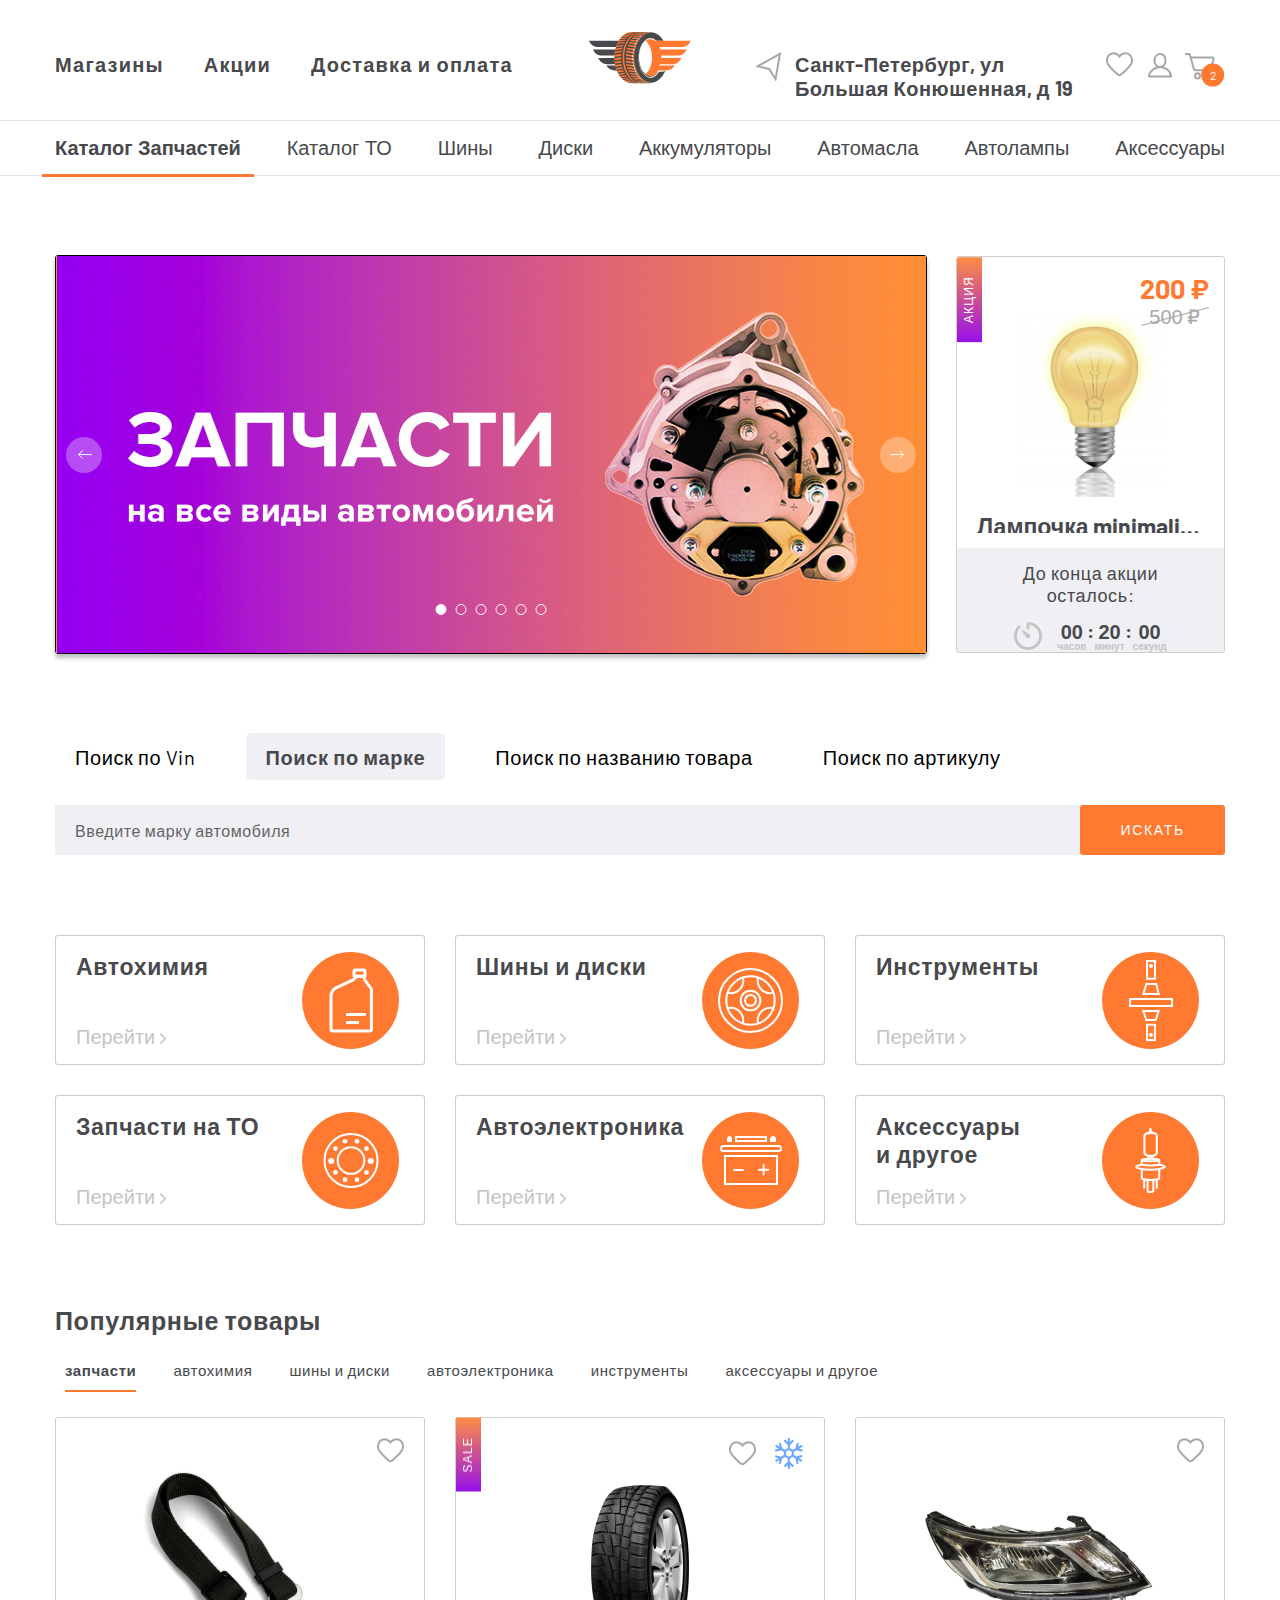
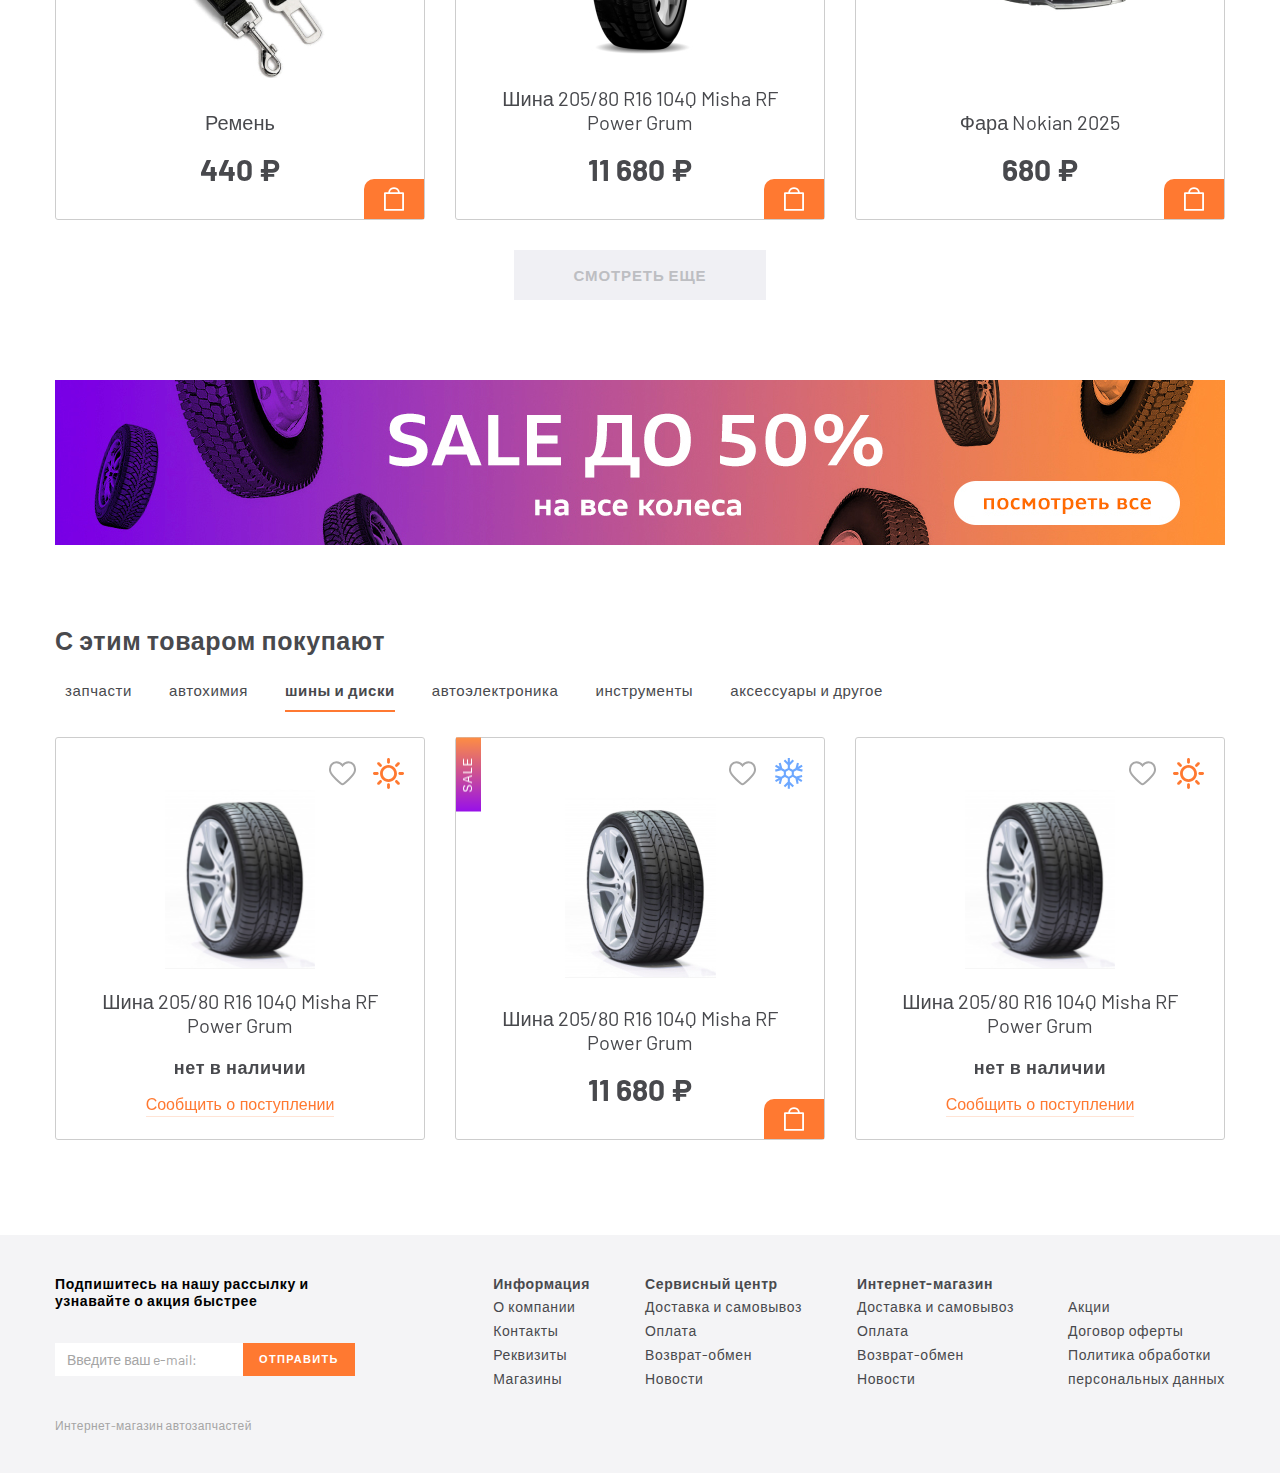
<file: index.html>
<!DOCTYPE html>
<html lang="en">
<head>
    <meta charset="UTF-8">
    <meta name="viewport" content="width=device-width, initial-scale=1.0">
    <title>Spares shop - main</title>
    <link rel="shortcut icon" href="./img/favicon.png" type="image/png">
    <link rel="stylesheet" href="./css/main.css">
    <link href="https://fonts.googleapis.com/css2?family=Barlow:ital,wght@0,100;0,200;0,300;0,400;0,500;0,600;0,700;0,800;0,900;1,100;1,200;1,300;1,400;1,500;1,600;1,700;1,800;1,900&display=swap" rel="stylesheet">
    <link rel="stylesheet" href="./font/ProximaNova/stylesheet.css">
    <link rel="stylesheet" href="libs/owlcarousel2/assets/owl.carousel.min.css">
    <link rel="stylesheet" href="libs/owlcarousel2/assets/owl.theme.green.min.css">
</head>
<body>
    <header class="header">
        <div class="container">
             <!-- Header top row -->
            <div class="header__top-row">

                <div class="header__menu">
                    <ul class="header-menu">
                        <li class="header-menu__item">
                            <a class="header-menu__link" href="#">Магазины</a>
                        </li>
                        <li class="header-menu__item">
                            <a class="header-menu__link" href="#">Акции</a>
                        </li>
                        <li class="header-menu__item">
                            <a class="header-menu__link" href="#">Доставка и оплата</a>
                        </li>
                    </ul>
                </div>

                    <!--Navigation button for mabile-->
                    <div id="menu-toggle" class="menu-icon">
                        <div class="menu-icon-line"></div>
                    </div>
                    <!--//Navigation button for mobile -->
                        
                    <!--Navigation for mobile-->
                    <div id="mobile-menu" class="mobile-menu">
                        <div class="mobile-menu__inner">
                            <ul class="mobile-menu__list">
                                <li class="mobile-menu__item">
                                    <a href="#" class="mobile-menu__link mobile-menu__link--login">Войти</a>
                                </li>
                                <li class="mobile-menu__item">
                                    <a href="#" class="mobile-menu__link mobile-menu__link--login">Регистрация</a>
                                </li>
                                <li class="mobile-menu__item">
                                    <a href="#" class="mobile-menu__link mobile-menu__link--favorites">Избранное</a>
                                </li>
                            </ul>
                            <ul class="mobile-menu__list">
                                <li class="mobile-menu__item">
                                    <a href="#" class="mobile-menu__link mobile-menu__link--shop">Магазины</a>
                                </li>
                                <li class="mobile-menu__item">
                                    <a href="#" class="mobile-menu__link mobile-menu__link--actions">Акции</a>
                                </li>
                                <li class="mobile-menu__item">
                                    <a href="#" class="mobile-menu__link  mobile-menu__link--delivery">Доставка и оплата</a>
                                </li>
                            </ul>
                            <ul class="mobile-menu__list">
                                <li class="mobile-menu__item">
                                    <a href="catalog.html" class="mobile-menu__link">Каталог запчастей</a>
                                </li>
                                <li class="mobile-menu__item">
                                    <a href="catalog.html" class="mobile-menu__link">Каталог ТО</a>
                                </li>
                                <li class="mobile-menu__item">
                                    <a href="catalog.html" class="mobile-menu__link">Шины</a>
                                </li>
                                <li class="mobile-menu__item">
                                    <a href="catalog.html" class="mobile-menu__link">Диски</a>
                                </li>
                                <li class="mobile-menu__item">
                                    <a href="catalog.html" class="mobile-menu__link">Аккумуляторы</a>
                                </li>
                                <li class="mobile-menu__item">
                                    <a href="catalog.html" class="mobile-menu__link">Автомасла</a>
                                </li>
                                <li class="mobile-menu__item">
                                    <a href="catalog.html" class="mobile-menu__link">Автолампы</a>
                                </li>
                                <li class="mobile-menu__item">
                                    <a href="catalog.html" class="mobile-menu__link">Аксессуары</a>
                                </li>
                            </ul>
                            <div class="mobile-menu__address">Санкт-Петербург, ул Большая Конюшенная, д 19</div>
                        </div>
                    </div>
                    <!--//Navigation for mobile -->

                <div class="header__logo">
                    <a href="index.html">
                        <img src="./img/logo.svg" alt="Logo">
                    </a>
                </div>

                <div class="header__user-nav">
                    <div class="user-nav">
                        <a class="user-nav__link user-nav__link--address" href="#">
                            <span class="user-nav__icon">
                                <svg width="25" height="29" viewBox="0 0 25 29" fill="none" xmlns="http://www.w3.org/2000/svg">
                                    <path d="M13.6561 17.7113L12.8073 18.24L13.6561 17.7113C13.372 17.2552 12.9164 16.9327 12.392 16.8163L12.1752 17.7925L12.3919 16.8163L1.49747 14.3979L23.9518 1.82864L19.5566 27.1835L13.6561 17.7113Z" stroke-width="2"/>
                                </svg>
                            </span>
                            <span class="user-nav__title">
                                Санкт-Петербург, ул Большая Конюшенная, д 19
                            </span>
                        </a>
                        <a class="user-nav__link" href="#">
                            <span class="user-nav__icon">
                                <svg width="27" height="25" viewBox="0 0 27 25" fill="none" xmlns="http://www.w3.org/2000/svg">
                                    <path fill-rule="evenodd" clip-rule="evenodd" d="M7.36656 1.2063C3.47849 1.2063 0.392496 4.77288 1.10209 9.89202C1.71793 14.3349 12.3223 23.2063 13.5 23.2063C14.6777 23.2063 25.2821 14.3349 25.8979 9.89202C26.6075 4.77277 23.5215 1.2063 19.6334 1.2063C17.0414 1.2063 15.0222 2.2961 13.5 4.47569C11.9778 2.2961 9.9586 1.2063 7.36656 1.2063Z" stroke-width="2"/>
                                </svg>
                            </span>
                        </a>
                        <a class="user-nav__link" href="#">
                            <span class="user-nav__icon">
                                <svg width="24" height="26" viewBox="0 0 24 26" fill="none" xmlns="http://www.w3.org/2000/svg">
                                    <path d="M12 14.9925C14.75 14.9925 17.5 12.7854 17.5 8.62105C17.5 4.45673 15.6667 1.95813 12 1.95813C8.33333 1.95813 6.5 5.33123 6.5 8.62105C6.5 12.7854 9.25 14.9925 12 14.9925ZM12 14.9925C17.5 14.9925 23 19.3858 23 24.4455H1C1 19.948 6.5 14.9925 12 14.9925Z" stroke-width="2" stroke-linecap="round" stroke-linejoin="round"/>
                                </svg> 
                            </span>
                        </a>
                        <a class="user-nav__link" href="#">
                            <span class="user-nav__icon">
                                <svg width="30" height="28" viewBox="0 0 30 28" fill="none" xmlns="http://www.w3.org/2000/svg">
                                    <path d="M0 1.93616H3.88425C4.33141 1.93616 4.72423 2.23303 4.84628 2.66321L9.07372 17.5635C9.19577 17.9937 9.58859 18.2906 10.0358 18.2906H24.7568C25.2075 18.2906 25.6025 17.9892 25.7214 17.5545L28.6542 6.83436C28.8283 6.19804 28.3494 5.57048 27.6897 5.57048H5.67111" stroke-width="2"/>
                                    <path d="M15 23.9125C15 25.3568 13.8602 26.49 12.5 26.49C11.1398 26.49 10 25.3568 10 23.9125C10 22.4682 11.1398 21.335 12.5 21.335C13.8602 21.335 15 22.4682 15 23.9125Z" stroke-width="2"/>
                                    <path d="M24 23.9125C24 25.3568 22.8602 26.49 21.5 26.49C20.1398 26.49 19 25.3568 19 23.9125C19 22.4682 20.1398 21.335 21.5 21.335C22.8602 21.335 24 22.4682 24 23.9125Z" stroke-width="2"/>
                                </svg>
                            </span>
                            <span class="user-nav__notify">2</span>
                        </a>
                    </div>
                </div>

            </div>
            <!-- //Header top row -->
        </div>

        <!-- Header bottom row -->
        <nav class="header__bottom-row header-nav">
            <div class="container">
                <ul class="header-nav__list">
                    <li class="header-nav__item">
                        <a class="header-nav__link header-nav__link--active" href="catalog.html">Каталог запчастей</a>
                    </li>
                    <li class="header-nav__item">
                        <a class="header-nav__link" href="catalog.html">Каталог ТО</a>
                    </li>
                    <li class="header-nav__item">
                        <a class="header-nav__link" href="catalog.html">Шины</a>
                    </li>
                    <li class="header-nav__item">
                        <a class="header-nav__link" href="catalog.html">Диски</a>
                    </li>
                    <li class="header-nav__item">
                        <a class="header-nav__link" href="catalog.html">Аккумуляторы</a>
                    </li>
                    <li class="header-nav__item">
                        <a class="header-nav__link" href="catalog.html">Автомасла</a>
                    </li>
                    <li class="header-nav__item">
                        <a class="header-nav__link" href="catalog.html">Автолампы</a>
                    </li>
                    <li class="headerr-nav__item">
                        <a class="header-nav__link" href="catalog.html">Аксессуары</a>
                    </li>
                </ul>
            </div>
        </nav>
        <!-- Header bottom row -->
    </header>

    <main class="main">
        <section class="notice">
            <div class="container container--mobile-wide">
                <div class="notice__content">

                    <div class="notice__carousel">
                        <div class="carousel owl-carousel" id="main-carousel">
                            <div class="carousel__item">
                            
                            </div>
                            <div class="carousel__item">
                            
                            </div>
                            <div class="carousel__item">
                            
                            </div>
                            <div class="carousel__item">
                            
                            </div>
                            <div class="carousel__item">
                            
                            </div>
                            <div class="carousel__item">
                            
                            </div>
                        </div>
                    </div>

                    <div class="notice__action">
                        <div class="action">
                            <div class="action__header">
                                <div class="badge">акция</div>
                                <div class="action__price">
                                    <div class="action__price-new">200&thinsp;&#8381;</div>
                                    <div class="action__price-old">500&thinsp;&#8381;</div>
                                </div>
                            </div>
                            <div class="action__img">
                                <img src="./img/lightbulb.jpg" alt="Lightbulb">
                            </div>
                            <div class="action__desc">Лампочка minimalistic</div>
                            <div class="action__footer">
                                <div class="timer">
                                    <div class="timer__title">До конца акции осталось:</div>
                                    <div class="timer__body">
                                        <div class="timer__countdown">
                                            <div class="timer__dial">
                                                <div class="timer__number">00</div>
                                                <div class="timer__label">часов</div>
                                            </div>
                                            <div class="timer__dial">
                                                <div class="timer__number">20</div>
                                                <div class="timer__label">минут</div>
                                            </div>
                                            <div class="timer__dial">
                                                <div class="timer__number">00</div>
                                                <div class="timer__label">секунд</div>
                                            </div>
                                        </div>
                                    </div>
                                </div>
                            </div>
                        </div>
                    </div>
                </div>
        </section>

        <section class="search">
            <div class="container">
                <div class="tabs">
                    <ul class="tabs__list">
                        <li class="tabs__item">
                            <a href="#search-vin" class="tabs__link">Поиск по Vin</a>
                        </li>
                        <li class="tabs__item">
                            <a href="#search-brand" class="tabs__link tabs__link--active">Поиск по марке</a>
                        </li>
                        <li class="tabs__item">
                            <a href="#search-name" class="tabs__link">Поиск по названию товара</a>
                        </li>
                        <li class="tabs__item">
                            <a href="#search-article" class="tabs__link">Поиск по артикулу</a>
                        </li>
                    </ul>

                    <div class="tabs__panel hidden" id="search-vin">
                        <form action="">
                            <div class="search__field">
                                <div class="search-input">
                                    <input type="search" placeholder="Введите vin код"></input>
                                </div>
                                <button class="search__btn" type="submit">
                                    <span>искать</span>
                                </button>
                            </div>
                        </form>
                    </div>
                    <div class="tabs__panel" id="search-brand">
                        <form action="">
                            <div class="search__field">
                                <div class="search-input">
                                    <input type="search" placeholder="Введите марку автомобиля"></input>
                                </div>
                                <button class="search__btn" type="submit">
                                    <span>искать</span>
                                </button>
                            </div>
                        </form>
                    </div>
                    <div class="tabs__panel hidden" id="search-name">
                        <form action="">
                            <div class="search__field">
                                <div class="search-input">
                                    <input type="search" placeholder="Введите название автомобиля"></input>
                                </div>
                                <button class="search__btn" type="submit">
                                    <span>искать</span>
                                </button>
                            </div>
                        </form>
                    </div>
                    <div class="tabs__panel hidden" id="search-article">
                        <form action="">
                            <div class="search__field">
                                <div class="search-input">
                                    <input type="search" placeholder="Введите артикул"></input>
                                </div>
                                <button class="search__btn" type="submit">
                                    <span>искать</span>
                                </button>
                            </div>
                        </form>
                    </div>
                </div>
            </div>
        </section>

        <section class="category">
            <div class="container">
                <div class="category__list">
                    <div class="category__list-item">

                        <a class="category-item" href="#">
                            <div class="category-item__text-cell">
                                <div class="category-item__title">Автохимия</div>
                                <span class="category-item__link">Перейти</span>
                            </div>
    
                            <div class="category-item__img-cell">
                                <div class="catagory-item__img-circle">
                                    <img src="./img/icon/autochemicals.svg" class="catagory-item__img" alt="Autochemicals">
                                </div>
                            </div>
                        </a>

                    </div>

                    <div class="category__list-item">
                        
                        <a class="category-item" href="#">
                            <div class="category-item__text-cell">
                                <div class="category-item__title">Шины и диски</div>
                                <span class="category-item__link">Перейти</span>
                            </div>
    
                            <div class="category-item__img-cell">
                                <div class="catagory-item__img-circle">
                                    <img src="./img/icon/tires.svg" class="catagory-item__img" alt="Tires">
                                </div>
                            </div>
                        </a>

                    </div>

                    <div class="category__list-item">
                        
                        <a class="category-item" href="#">
                            <div class="category-item__text-cell">
                                <div class="category-item__title">Инструменты</div>
                                <span class="category-item__link">Перейти</span>
                            </div>
    
                            <div class="category-item__img-cell">
                                <div class="catagory-item__img-circle">
                                    <img src="./img/icon/tools.svg" class="catagory-item__img" alt="Tools">
                                </div>
                            </div>
                        </a>

                    </div>

                    <div class="category__list-item">
                        
                        <a class="category-item" href="#">
                            <div class="category-item__text-cell">
                                <div class="category-item__title">Запчасти на ТО</div>
                                <span class="category-item__link">Перейти</span>
                            </div>
    
                            <div class="category-item__img-cell">
                                <div class="catagory-item__img-circle">
                                    <img src="./img/icon/spares.svg" class="catagory-item__img" alt="Spares">
                                </div>
                            </div>
                        </a>

                    </div>

                    <div class="category__list-item">
                        
                        <a class="category-item" href="#">
                            <div class="category-item__text-cell">
                                <div class="category-item__title">Автоэлектроника</div>
                                <span class="category-item__link">Перейти</span>
                            </div>
    
                            <div class="category-item__img-cell">
                                <div class="catagory-item__img-circle">
                                    <img src="./img/icon/autoelectronic.svg" class="catagory-item__img" alt="Autoelectronic">
                                </div>
                            </div>
                        </a>

                    </div>

                    <div class="category__list-item">
                        
                        <a class="category-item" href="#">
                            <div class="category-item__text-cell">
                                <div class="category-item__title">Аксессуары и&nbsp;другое</div>
                                <span class="category-item__link" href="#">Перейти</span>
                            </div>
    
                            <div class="category-item__img-cell">
                                <div class="catagory-item__img-circle">
                                    <img src="./img/icon/accessories.svg" class="catagory-item__img" alt="Accessories">
                                </div>
                            </div>
                        </a>

                    </div>

                </div>
            </div>
        </section>

        <section class="products products--popular">
            <div class="container">
                <h3 class="products__title">Популярные товары</h3>

                <div class="tabs">
                    <ul class="tabs__list">
                        <li class="tabs__item">
                            <a href="#products-popular-spares" class="tabs__link tabs__link--active">запчасти</a>
                        </li>
                        <li class="tabs__item">
                            <a href="#products-popular-autochemicals" class="tabs__link">автохимия</a>
                        </li>
                        <li class="tabs__item">
                            <a href="#products-popular-tires" class="tabs__link">шины и диски</a>
                        </li>
                        <li class="tabs__item">
                            <a href="#products-popular-autoelectronics" class="tabs__link">автоэлектроника</a>
                        </li>
                        <li class="tabs__item">
                            <a href="#products-popular-tools" class="tabs__link">инструменты</a>
                        </li>
                        <li class="tabs__item">
                            <a href="#products-popular-accessories" class="tabs__link">аксессуары и другое</a>
                        </li>
                    </ul>

                    <div class="tabs__panel" id="products-popular-spares">
                        <div class="products__list owl-carousel" id="products-carousel">
                            <div class="products__list-item">
                                <div class="product-card">
                                    <a class="product-card__overlay" href="product-page.html">
                                        <span class="product-card__overlay-btn">быстрый просмотр</span>
                                    </a>
                                    <div class="product-card__attributes">
                                        <button class="product-card__icon-btn">
                                            <svg width="27" height="25" viewBox="0 0 27 25" fill="none" xmlns="http://www.w3.org/2000/svg">
                                                <path fill-rule="evenodd" clip-rule="evenodd" d="M7.36656 1.2063C3.47849 1.2063 0.392496 4.77288 1.10209 9.89202C1.71793 14.3349 12.3223 23.2063 13.5 23.2063C14.6777 23.2063 25.2821 14.3349 25.8979 9.89202C26.6075 4.77277 23.5215 1.2063 19.6334 1.2063C17.0414 1.2063 15.0222 2.2961 13.5 4.47569C11.9778 2.2961 9.9586 1.2063 7.36656 1.2063Z" stroke-width="2"/>
                                            </svg>
                                        </button>
                                    </div>
                                    <div class="product-card__img">
                                        <img src="./img/belt.jpg" alt="Belt">
                                    </div>
                                    <div class="product-card__desc">Ремень</div>
                                    <div class="product-card__price">440&thinsp;&#8381;</div>
                                    <div class="product-card__presence">
                                        <span class="product-card__presence-icon"></span>
                                    </div>
                                </div>   
                            </div>
                            <div class="products__list-item">
                                <div class="product-card">
                                    <a class="product-card__overlay" href="product-page.html">
                                        <span class="product-card__overlay-btn">быстрый просмотр</span>
                                    </a>
                                    <div class="product-card__attributes">
                                        <div class="badge">sale</div>
                                        <button class="product-card__icon-btn">
                                            <svg width="27" height="25" viewBox="0 0 27 25" fill="none" xmlns="http://www.w3.org/2000/svg">
                                                <path fill-rule="evenodd" clip-rule="evenodd" d="M7.36656 1.2063C3.47849 1.2063 0.392496 4.77288 1.10209 9.89202C1.71793 14.3349 12.3223 23.2063 13.5 23.2063C14.6777 23.2063 25.2821 14.3349 25.8979 9.89202C26.6075 4.77277 23.5215 1.2063 19.6334 1.2063C17.0414 1.2063 15.0222 2.2961 13.5 4.47569C11.9778 2.2961 9.9586 1.2063 7.36656 1.2063Z" stroke-width="2"/>
                                            </svg>
                                        </button>
                                        <span class="product-card__icon product-card__icon--snow"></span>
                                    </div>
                                    <div class="product-card__img">
                                        <img src="./img/tire-1.jpg" alt="Tire">
                                    </div>
                                    <div class="product-card__desc">Шина 205/80 R16 104Q Misha RF Power Grum</div>
                                    <div class="product-card__price">11&thinsp;680&thinsp;&#8381;</div>
                                    <div class="product-card__presence">
                                        <span class="product-card__presence-icon"></span>
                                    </div>
                                </div>   
                            </div>
                            <div class="products__list-item">
                                <div class="product-card">
                                    <a class="product-card__overlay" href="product-page.html">
                                        <span class="product-card__overlay-btn">быстрый просмотр</span>
                                    </a>
                                    <div class="product-card__attributes">
                                        <button class="product-card__icon-btn">
                                            <svg width="27" height="25" viewBox="0 0 27 25" fill="none" xmlns="http://www.w3.org/2000/svg">
                                                <path fill-rule="evenodd" clip-rule="evenodd" d="M7.36656 1.2063C3.47849 1.2063 0.392496 4.77288 1.10209 9.89202C1.71793 14.3349 12.3223 23.2063 13.5 23.2063C14.6777 23.2063 25.2821 14.3349 25.8979 9.89202C26.6075 4.77277 23.5215 1.2063 19.6334 1.2063C17.0414 1.2063 15.0222 2.2961 13.5 4.47569C11.9778 2.2961 9.9586 1.2063 7.36656 1.2063Z" stroke-width="2"/>
                                            </svg>
                                        </button>
                                    </div>
                                    <div class="product-card__img">
                                        <img src="./img/headlamp.jpg" alt="Lightbulb">
                                    </div>
                                    <div class="product-card__desc">Фара Nokian 2025</div>
                                    <div class="product-card__price">680&thinsp;&#8381;</div>
                                    <div class="product-card__presence">
                                        <span class="product-card__presence-icon"></span>
                                    </div>
                                </div>  
                            </div>
                            <div class="products__list-item">
                                <div class="product-card">
                                    <a class="product-card__overlay" href="product-page.html">
                                        <span class="product-card__overlay-btn">быстрый просмотр</span>
                                    </a>
                                    <div class="product-card__attributes">
                                        <div class="badge">sale</div>
                                        <button class="product-card__icon-btn">
                                            <svg width="27" height="25" viewBox="0 0 27 25" fill="none" xmlns="http://www.w3.org/2000/svg">
                                                <path fill-rule="evenodd" clip-rule="evenodd" d="M7.36656 1.2063C3.47849 1.2063 0.392496 4.77288 1.10209 9.89202C1.71793 14.3349 12.3223 23.2063 13.5 23.2063C14.6777 23.2063 25.2821 14.3349 25.8979 9.89202C26.6075 4.77277 23.5215 1.2063 19.6334 1.2063C17.0414 1.2063 15.0222 2.2961 13.5 4.47569C11.9778 2.2961 9.9586 1.2063 7.36656 1.2063Z" stroke-width="2"/>
                                            </svg>
                                        </button>
                                        <span class="product-card__icon product-card__icon--sun"></span>
                                    </div>
                                    <div class="product-card__img">
                                        <img src="./img/tire-2.jpg" alt="Tire">
                                    </div>
                                    <div class="product-card__desc">Шина 245/60 R18 105T Contyther Crosh Conta...</div>
                                    <div class="product-card__presence">
                                        <div class="product-card__presence-text">нет в наличии</div>
                                        <a class="product-card__presence-link">Сообщить о поступлении</a>
                                    </div>
                                </div>  
                            </div>
                        </div>
                        <div class="products__link-more"><a href="#">смотреть еще</a></div>
                    </div>
                    <div class="tabs__panel hidden" id="products-popular-autochemicals">
                    </div>
                    <div class="tabs__panel hidden" id="products-popular-tires">
                    </div>
                    <div class="tabs__panel hidden" id="products-popular-autoelectronics">
                    </div>
                    <div class="tabs__panel hidden" id="products-popular-tools">
                    </div>
                    <div class="tabs__panel hidden" id="products-popular-accessories">
                    </div>
                </div>

            </div>
        </section>

        <section class="cta">
            <div class="container container--mobile-wide">
                <a class="cta__banner cta__banner--bg-img"></a>
            </div>
        </section>

        <section class="products products--suggestions">
            <div class="container">
                <h3 class="products__title">С этим товаром покупают</h3>
                <div class="tabs">
                    <ul class="tabs__list">
                        <li class="tabs__item">
                            <a href="#products-sug-spares" class="tabs__link">запчасти</a>
                        </li>
                        <li class="tabs__item">
                            <a href="#products-sug-autochemicals" class="tabs__link">автохимия</a>
                        </li>
                        <li class="tabs__item">
                            <a href="#products-sug-tires" class="tabs__link tabs__link--active">шины и диски</a>
                        </li>
                        <li class="tabs__item">
                            <a href="#products-sug-autoelectronics" class="tabs__link">автоэлектроника</a>
                        </li>
                        <li class="tabs__item">
                            <a href="#products-sug-tools" class="tabs__link">инструменты</a>
                        </li>
                        <li class="tabs__item">
                            <a href="#products-sug-accessorise" class="tabs__link">аксессуары и другое</a>
                        </li>
                    </ul>

                    <div class="tabs__panel hidden" id="products-sug-spares"></div>
                    <div class="tabs__panel hidden" id="products-sug-autochemicals"></div>
                    <div class="tabs__panel" id="products-sug-tires">
                        <div class="products__list owl-carousel">
                            <div class="products__list-item">
                                <div class="product-card">
                                    <a class="product-card__overlay" href="product-page.html">
                                        <span class="product-card__overlay-btn">быстрый просмотр</span>
                                    </a>
                                    <div class="product-card__attributes">
                                        <button class="product-card__icon-btn">
                                            <svg width="27" height="25" viewBox="0 0 27 25" fill="none" xmlns="http://www.w3.org/2000/svg">
                                                <path fill-rule="evenodd" clip-rule="evenodd" d="M7.36656 1.2063C3.47849 1.2063 0.392496 4.77288 1.10209 9.89202C1.71793 14.3349 12.3223 23.2063 13.5 23.2063C14.6777 23.2063 25.2821 14.3349 25.8979 9.89202C26.6075 4.77277 23.5215 1.2063 19.6334 1.2063C17.0414 1.2063 15.0222 2.2961 13.5 4.47569C11.9778 2.2961 9.9586 1.2063 7.36656 1.2063Z" stroke-width="2"/>
                                            </svg>
                                        </button>
                                        <span class="product-card__icon product-card__icon--sun"></span>
                                    </div>
                                    <div class="product-card__img">
                                        <img src="./img/tire-2.jpg" alt="Belt">
                                    </div>
                                    <div class="product-card__desc">Шина 205/80 R16 104Q Misha RF Power Grum</div>
                                    <div class="product-card__presence">
                                        <div class="product-card__presence-text">нет в наличии</div>
                                        <a class="product-card__presence-link">Сообщить о поступлении</a>
                                    </div>
                                </div>   
                            </div>
                            <div class="products__list-item">
                                <div class="product-card">
                                    <a class="product-card__overlay" href="product-page.html">
                                        <span class="product-card__overlay-btn">быстрый просмотр</span>
                                    </a>
                                    <div class="product-card__attributes">
                                        <div class="badge">sale</div>
                                        <button class="product-card__icon-btn">
                                            <svg width="27" height="25" viewBox="0 0 27 25" fill="none" xmlns="http://www.w3.org/2000/svg">
                                                <path fill-rule="evenodd" clip-rule="evenodd" d="M7.36656 1.2063C3.47849 1.2063 0.392496 4.77288 1.10209 9.89202C1.71793 14.3349 12.3223 23.2063 13.5 23.2063C14.6777 23.2063 25.2821 14.3349 25.8979 9.89202C26.6075 4.77277 23.5215 1.2063 19.6334 1.2063C17.0414 1.2063 15.0222 2.2961 13.5 4.47569C11.9778 2.2961 9.9586 1.2063 7.36656 1.2063Z" stroke-width="2"/>
                                            </svg>
                                        </button>
                                        <span class="product-card__icon product-card__icon--snow"></span>
                                    </div>
                                    <div class="product-card__img">
                                        <img src="./img/tire-2.jpg" alt="Tire">
                                    </div>
                                    <div class="product-card__desc">Шина 205/80 R16 104Q Misha RF Power Grum</div>
                                    <div class="product-card__price">11&thinsp;680&thinsp;&#8381;</div>
                                    <div class="product-card__presence">
                                        <span class="product-card__presence-icon"></span>
                                    </div>
                                </div>   
                            </div>
                            <div class="products__list-item">
                                <div class="product-card">
                                    <a class="product-card__overlay" href="product-page.html">
                                        <span class="product-card__overlay-btn">быстрый просмотр</span>
                                    </a>
                                    <div class="product-card__attributes">
                                        <button class="product-card__icon-btn">
                                            <svg width="27" height="25" viewBox="0 0 27 25" fill="none" xmlns="http://www.w3.org/2000/svg">
                                                <path fill-rule="evenodd" clip-rule="evenodd" d="M7.36656 1.2063C3.47849 1.2063 0.392496 4.77288 1.10209 9.89202C1.71793 14.3349 12.3223 23.2063 13.5 23.2063C14.6777 23.2063 25.2821 14.3349 25.8979 9.89202C26.6075 4.77277 23.5215 1.2063 19.6334 1.2063C17.0414 1.2063 15.0222 2.2961 13.5 4.47569C11.9778 2.2961 9.9586 1.2063 7.36656 1.2063Z" stroke-width="2"/>
                                            </svg>
                                        </button>
                                        <span class="product-card__icon product-card__icon--sun"></span>
                                    </div>
                                    <div class="product-card__img">
                                        <img src="./img/tire-2.jpg" alt="Lightbulb">
                                    </div>
                                    <div class="product-card__desc">Шина 205/80 R16 104Q Misha RF Power Grum</div>
                                    <div class="product-card__presence">
                                        <div class="product-card__presence-text">нет в наличии</div>
                                        <a class="product-card__presence-link">Сообщить о поступлении</a>
                                    </div>
                                </div>  
                            </div>
                            <div class="products__list-item">
                                <div class="product-card">
                                    <a class="product-card__overlay" href="product-page.html">
                                        <span class="product-card__overlay-btn">быстрый просмотр</span>
                                    </a>
                                    <div class="product-card__attributes">
                                        <div class="badge">sale</div>
                                        <button class="product-card__icon-btn">
                                            <svg width="27" height="25" viewBox="0 0 27 25" fill="none" xmlns="http://www.w3.org/2000/svg">
                                                <path fill-rule="evenodd" clip-rule="evenodd" d="M7.36656 1.2063C3.47849 1.2063 0.392496 4.77288 1.10209 9.89202C1.71793 14.3349 12.3223 23.2063 13.5 23.2063C14.6777 23.2063 25.2821 14.3349 25.8979 9.89202C26.6075 4.77277 23.5215 1.2063 19.6334 1.2063C17.0414 1.2063 15.0222 2.2961 13.5 4.47569C11.9778 2.2961 9.9586 1.2063 7.36656 1.2063Z" stroke-width="2"/>
                                            </svg>
                                        </button>
                                        <span class="product-card__icon product-card__icon--sun"></span>
                                    </div>
                                    <div class="product-card__img">
                                        <img src="./img/tire-2.jpg" alt="Tire">
                                    </div>
                                    <div class="product-card__desc">Шина 245/60 R18 105T Contyther Crosh Conta...</div>
                                    <div class="product-card__price">11&thinsp;680&thinsp;&#8381;</div>
                                    <div class="product-card__presence">
                                        <span class="product-card__presence-icon"></span>
                                    </div>
                                </div>  
                            </div>
                        </div>
                        <div class="products__link-more"><a href="#">смотреть еще</a></div>
                    </div>
                    <div class="tabs__panel hidden" id="products-sug-autoelectronics"></div>
                    <div class="tabs__panel hidden" id="products-sug-tools"></div>
                    <div class="tabs__panel hidden" id="products-sug-accessorise"></div>
                </div>   
            </div>
        </section>

    </main>

    <footer class="footer">
        <div class="container container--mobile-wide">
            <div class="footer__row">

                <div class="footer__form">
                    <h4 class="footer__form-title">Подпишитесь на нашу рассылку и узнавайте о акция быстрее</h4>
                    <form>
                        <div class="footer__form-field">
                            <div class="footer__form-input">
                                <input type="email" autocomplete="on" placeholder="Введите ваш e-mail:" required></input>
                            </div>
                            <button class="footer__form-btn" type="submit">Отправить</button>
                        </div>
                    </form>
                </div>
    
                <div class="footer__menu">
                    <div class="footer__menu-col">
                        <div class="footer__menu-title">Информация</div>
                        <ul class="footer-menu">
                            <li class="footer-menu__item">
                                <a class="footer-link" href="#">О компании</a>
                            </li>
                            <li class="footer-menu__item">
                                <a class="footer-link" href="#">Контакты</a>
                            </li>
                            <li class="footer-menu__item">
                                <a class="footer-link" href="#">Реквизиты</a>
                            </li>
                            <li class="footer-menu__item">
                                <a class="footer-link" href="#">Магазины</a>
                            </li>
                        </ul>
                    </div>
                    <div class="footer__menu-col">
                        <div class="footer__menu-title">Сервисный центр</div>
                        <ul class="footer-menu">
                            <li class="footer-menu__item">
                                <a class="footer-link" href="#">Доставка и самовывоз</a>
                            </li>
                            <li class="footer-menu__item">
                                <a class="footer-link" href="#">Оплата</a>
                            </li>
                            <li class="footer-menu__item">
                                <a class="footer-link" href="#">Возврат-обмен</a>
                            </li>
                            <li class="footer-menu__item">
                                <a class="footer-link" href="#">Новости</a>
                            </li>
                        </ul>
                    </div>
                    <div class="footer__menu-col">
                        <div class="footer__menu-title">Интернет-магазин</div>
                        <ul class="footer-menu footer-menu--two-col">
                            <li class="footer-menu__item">
                                <a class="footer-link" href="#">Доставка и самовывоз</a>
                            </li>
                            <li class="footer-menu__item">
                                <a class="footer-link" href="#">Оплата</a>
                            </li>
                            <li class="footer-menu__item">
                                <a class="footer-link" href="#">Возврат-обмен</a>
                            </li>
                            <li class="footer-menu__item">
                                <a class="footer-link" href="#">Новости</a>
                            </li>
                            <li class="footer-menu__item">
                                <a class="footer-link" href="#">Акции</a>
                            </li>
                            <li class="footer-menu__item">
                                <a class="footer-link" href="#">Договор оферты</a>
                            </li>
                            <li class="footer-menu__item">
                                <a class="footer-link" href="#">Политика обработки персональных данных</a>
                            </li>
                        </ul>
                    </div>
                </div>
            </div>
            <div class="footer__copyright">
                <p>Интернет-магазин автозапчастей</p>
            </div>
        </div>
    </footer>

    <script src="./libs/jquery/jquery-3.4.1.min.js"></script>
    <script src="./libs/owlcarousel2/owl.carousel.min.js"></script>
    <script src="./js/carousel.js"></script>
    <script src="./js/mobile-menu.js"></script>
    <script src="./js/tabs.js"></script>
    <script src="./js/footer.js"></script>
</body>
</html>
</file>
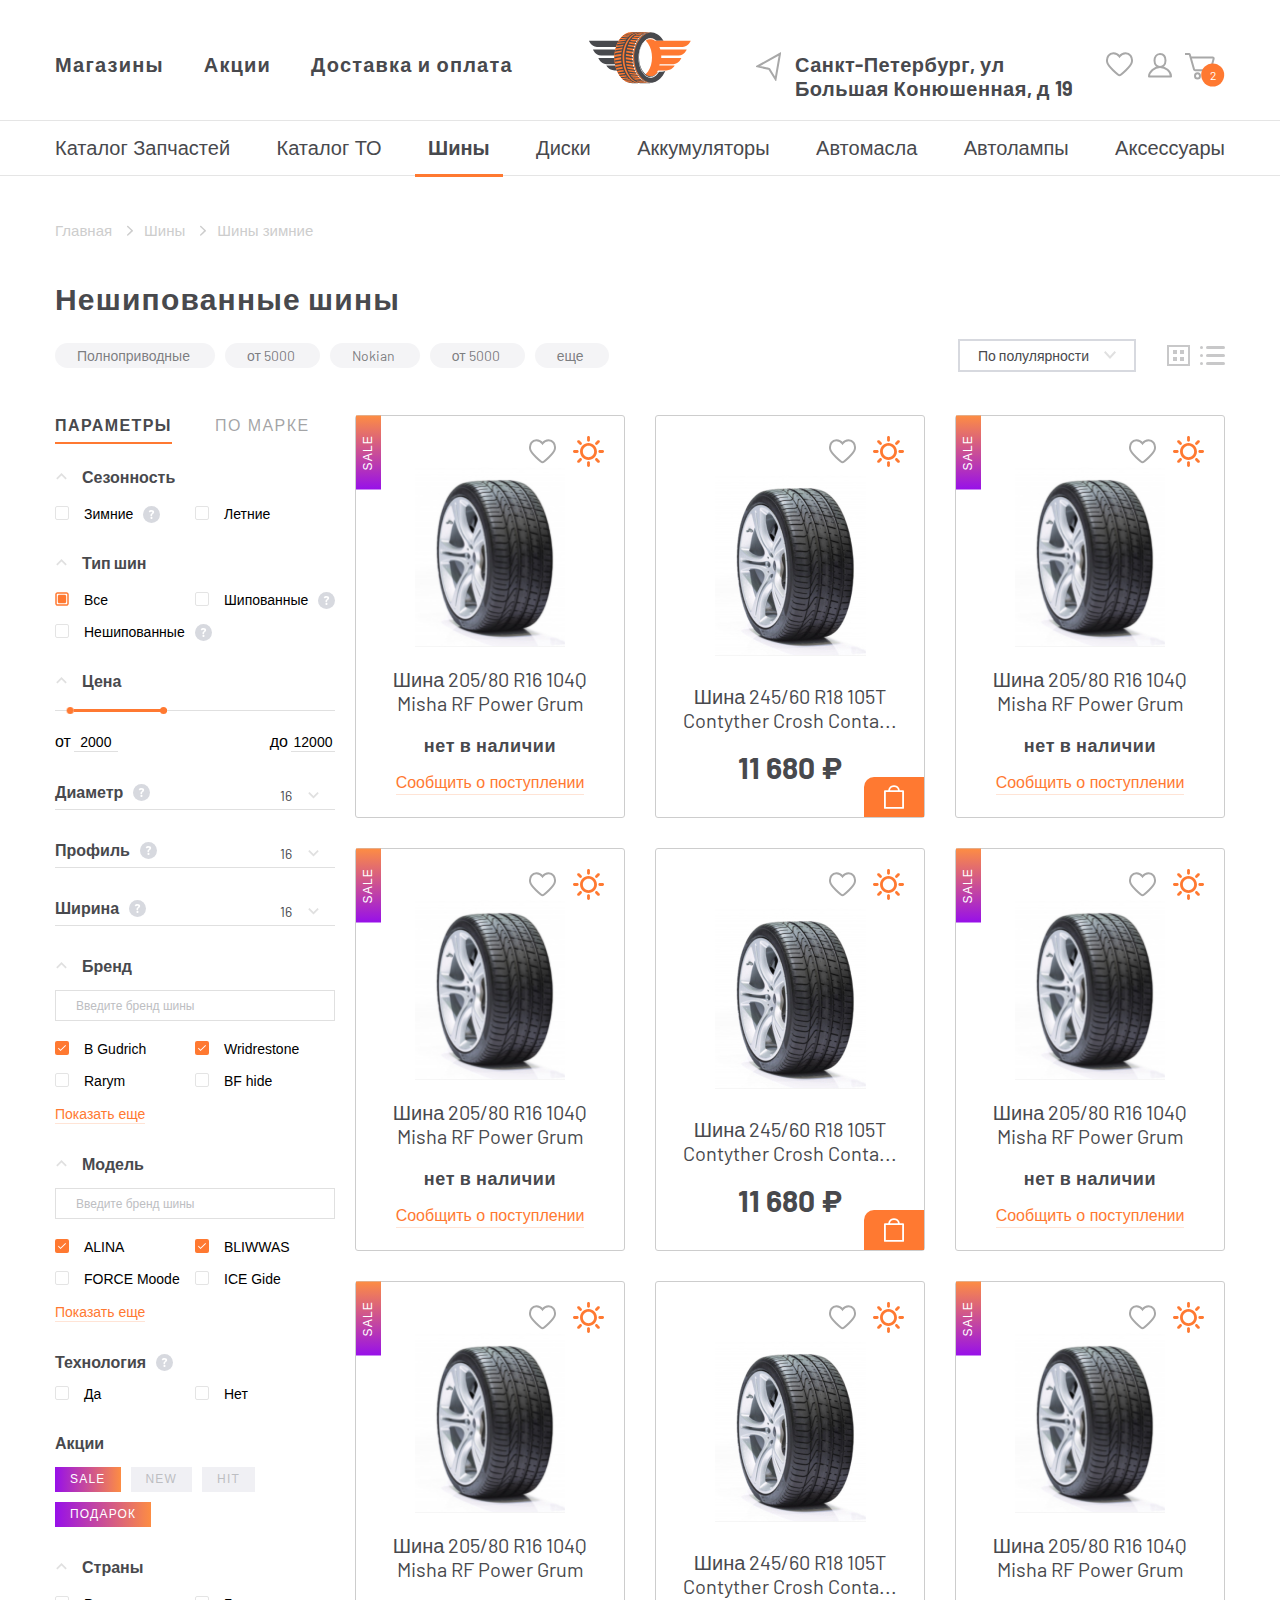
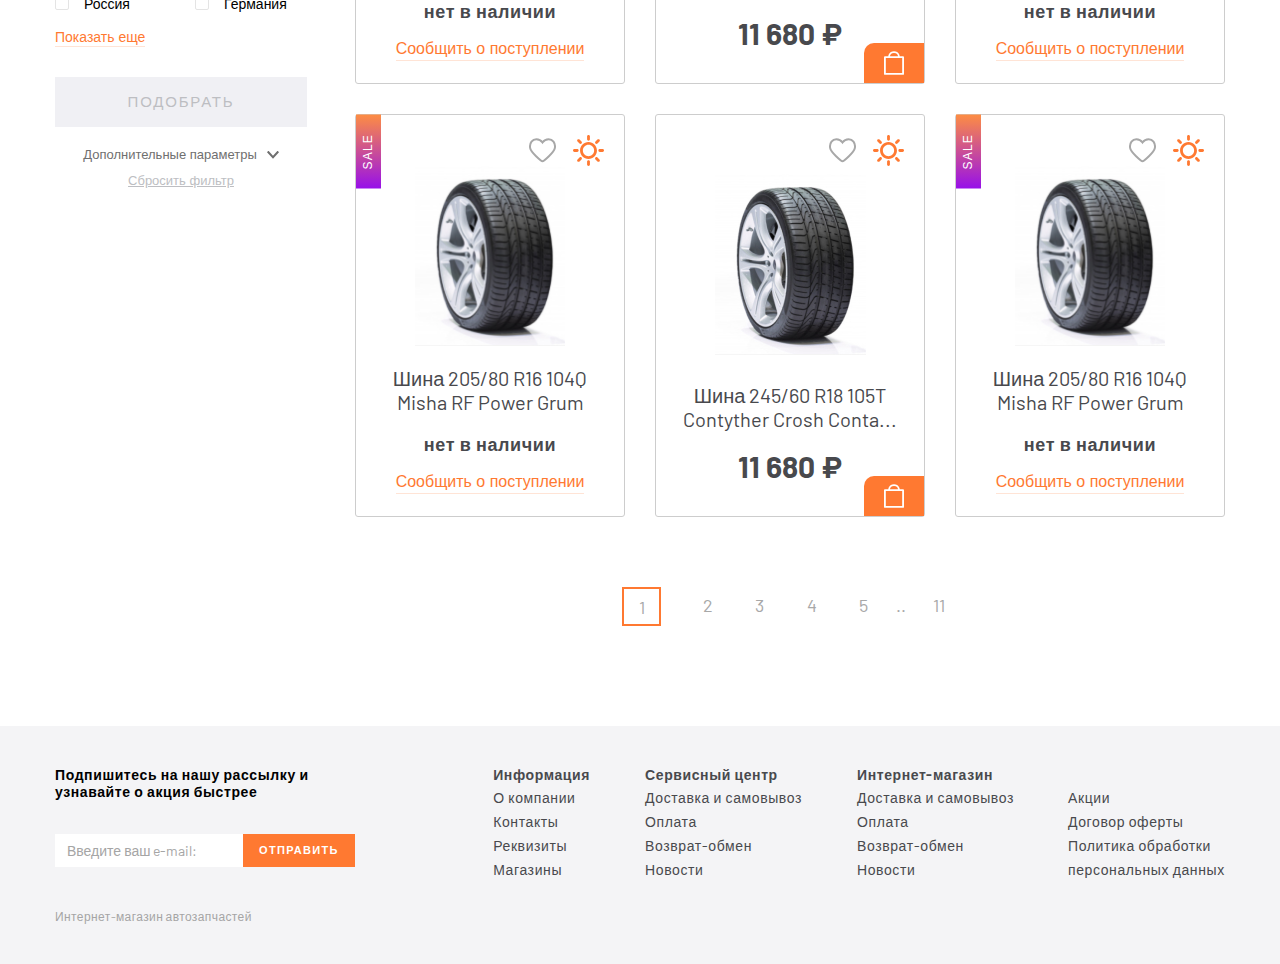
<file: catalog.html>
<!DOCTYPE html>
<html lang="en">
<head>
    <meta charset="UTF-8">
    <meta name="viewport" content="width=device-width, initial-scale=1.0">
    <title>Spares shop - catalog</title>
    <link rel="shortcut icon" href="./img/favicon.png" type="image/png">
    <link rel="stylesheet" href="./css/main.css">
    <link href="https://fonts.googleapis.com/css2?family=Barlow:ital,wght@0,100;0,200;0,300;0,400;0,500;0,600;0,700;0,800;0,900;1,100;1,200;1,300;1,400;1,500;1,600;1,700;1,800;1,900&display=swap" rel="stylesheet">
    <link rel="stylesheet" href="./font/ProximaNova/stylesheet.css">
    <link rel="stylesheet" href="./libs/nouislider/nouislider.min.css">
    <link rel="stylesheet" href="libs/owlcarousel2/assets/owl.carousel.min.css">
    <link rel="stylesheet" href="libs/owlcarousel2/assets/owl.theme.green.min.css">
</head>
<body class="catalog-body">
    <header class="header">
        <div class="container">
             <!-- Header top row -->
            <div class="header__top-row">

                <!--Navigation button for mabile-->
                <div id="menu-toggle" class="menu-icon">
                    <div class="menu-icon-line"></div>
                </div>
                <!--//Navigation button for mobile -->
                        
                <!--Navigation for mobile-->
                <div id="mobile-menu" class="mobile-menu">
                    <div class="mobile-menu__inner">
                        <ul class="mobile-menu__list">
                            <li class="mobile-menu__item">
                                <a href="#" class="mobile-menu__link mobile-menu__link--login">Войти</a>
                            </li>
                            <li class="mobile-menu__item">
                                <a href="#" class="mobile-menu__link mobile-menu__link--login">Регистрация</a>
                            </li>
                            <li class="mobile-menu__item">
                                <a href="#" class="mobile-menu__link mobile-menu__link--favorites">Избранное</a>
                            </li>
                        </ul>
                        <ul class="mobile-menu__list">
                            <li class="mobile-menu__item">
                                <a href="#" class="mobile-menu__link mobile-menu__link--shop">Магазины</a>
                            </li>
                            <li class="mobile-menu__item">
                                <a href="#" class="mobile-menu__link mobile-menu__link--actions">Акции</a>
                            </li>
                            <li class="mobile-menu__item">
                                <a href="#" class="mobile-menu__link  mobile-menu__link--delivery">Доставка и оплата</a>
                            </li>
                        </ul>
                        <ul class="mobile-menu__list">
                            <li class="mobile-menu__item">
                                <a href="#" class="mobile-menu__link">Каталог запчастей</a>
                            </li>
                            <li class="mobile-menu__item">
                                <a href="#" class="mobile-menu__link">Каталог ТО</a>
                            </li>
                            <li class="mobile-menu__item">
                                <a href="#" class="mobile-menu__link">Шины</a>
                            </li>
                            <li class="mobile-menu__item">
                                <a href="#" class="mobile-menu__link">Диски</a>
                            </li>
                            <li class="mobile-menu__item">
                                <a href="#" class="mobile-menu__link">Аккумуляторы</a>
                            </li>
                            <li class="mobile-menu__item">
                                <a href="#" class="mobile-menu__link">Автомасла</a>
                            </li>
                            <li class="mobile-menu__item">
                                <a href="#" class="mobile-menu__link">Автолампы</a>
                            </li>
                            <li class="mobile-menu__item">
                                <a href="#" class="mobile-menu__link">Аксессуары</a>
                            </li>
                        </ul>
                        <div class="mobile-menu__address">Санкт-Петербург, ул Большая Конюшенная, д 19</div>
                    </div>
                </div>
                <!--//Navigation for mobile -->

                <div class="header__menu">
                    <ul class="header-menu">
                        <li class="header-menu__item">
                            <a class="header-menu__link" href="#">Магазины</a>
                        </li>
                        <li class="header-menu__item">
                            <a class="header-menu__link" href="#">Акции</a>
                        </li>
                        <li class="header-menu__item">
                            <a class="header-menu__link" href="#">Доставка и оплата</a>
                        </li>
                    </ul>
                </div>

                <div class="header__logo">
                    <a href="index.html">
                        <img src="./img/logo.svg" alt="Logo">
                    </a>
                </div>

                <div class="header__user-nav">
                    <div class="user-nav">
                        <a class="user-nav__link user-nav__link--address" href="#">
                            <span class="user-nav__icon">
                                <svg width="25" height="29" viewBox="0 0 25 29" fill="none" xmlns="http://www.w3.org/2000/svg">
                                    <path d="M13.6561 17.7113L12.8073 18.24L13.6561 17.7113C13.372 17.2552 12.9164 16.9327 12.392 16.8163L12.1752 17.7925L12.3919 16.8163L1.49747 14.3979L23.9518 1.82864L19.5566 27.1835L13.6561 17.7113Z" stroke-width="2"/>
                                </svg>
                            </span>
                            <span class="user-nav__title">
                                Санкт-Петербург, ул Большая Конюшенная, д 19
                            </span>
                        </a>
                        <a class="user-nav__link" href="#">
                            <span class="user-nav__icon">
                                <svg width="27" height="25" viewBox="0 0 27 25" fill="none" xmlns="http://www.w3.org/2000/svg">
                                    <path fill-rule="evenodd" clip-rule="evenodd" d="M7.36656 1.2063C3.47849 1.2063 0.392496 4.77288 1.10209 9.89202C1.71793 14.3349 12.3223 23.2063 13.5 23.2063C14.6777 23.2063 25.2821 14.3349 25.8979 9.89202C26.6075 4.77277 23.5215 1.2063 19.6334 1.2063C17.0414 1.2063 15.0222 2.2961 13.5 4.47569C11.9778 2.2961 9.9586 1.2063 7.36656 1.2063Z" stroke-width="2"/>
                                </svg>
                            </span>
                        </a>
                        <a class="user-nav__link" href="#">
                            <span class="user-nav__icon">
                                <svg width="24" height="26" viewBox="0 0 24 26" fill="none" xmlns="http://www.w3.org/2000/svg">
                                    <path d="M12 14.9925C14.75 14.9925 17.5 12.7854 17.5 8.62105C17.5 4.45673 15.6667 1.95813 12 1.95813C8.33333 1.95813 6.5 5.33123 6.5 8.62105C6.5 12.7854 9.25 14.9925 12 14.9925ZM12 14.9925C17.5 14.9925 23 19.3858 23 24.4455H1C1 19.948 6.5 14.9925 12 14.9925Z" stroke-width="2" stroke-linecap="round" stroke-linejoin="round"/>
                                </svg> 
                            </span>
                        </a>
                        <a class="user-nav__link" href="#">
                            <span class="user-nav__icon">
                                <svg width="30" height="28" viewBox="0 0 30 28" fill="none" xmlns="http://www.w3.org/2000/svg">
                                    <path d="M0 1.93616H3.88425C4.33141 1.93616 4.72423 2.23303 4.84628 2.66321L9.07372 17.5635C9.19577 17.9937 9.58859 18.2906 10.0358 18.2906H24.7568C25.2075 18.2906 25.6025 17.9892 25.7214 17.5545L28.6542 6.83436C28.8283 6.19804 28.3494 5.57048 27.6897 5.57048H5.67111" stroke-width="2"/>
                                    <path d="M15 23.9125C15 25.3568 13.8602 26.49 12.5 26.49C11.1398 26.49 10 25.3568 10 23.9125C10 22.4682 11.1398 21.335 12.5 21.335C13.8602 21.335 15 22.4682 15 23.9125Z" stroke-width="2"/>
                                    <path d="M24 23.9125C24 25.3568 22.8602 26.49 21.5 26.49C20.1398 26.49 19 25.3568 19 23.9125C19 22.4682 20.1398 21.335 21.5 21.335C22.8602 21.335 24 22.4682 24 23.9125Z" stroke-width="2"/>
                                </svg>
                            </span>
                            <span class="user-nav__notify">2</span>
                        </a>
                    </div>
                </div>

            </div>
            <!-- //Header top row -->
        </div>

        <!-- Header bottom row -->
        <nav class="header__bottom-row header-nav">
            <div class="container">
                <ul class="header-nav__list">
                    <li class="header-nav__item">
                        <a class="header-nav__link" href="#">Каталог запчастей</a>
                    </li>
                    <li class="header-nav__item">
                        <a class="header-nav__link" href="#">Каталог ТО</a>
                    </li>
                    <li class="header-nav__item">
                        <a class="header-nav__link header-nav__link--active" href="#">Шины</a>
                    </li>
                    <li class="header-nav__item">
                        <a class="header-nav__link" href="#">Диски</a>
                    </li>
                    <li class="header-nav__item">
                        <a class="header-nav__link" href="#">Аккумуляторы</a>
                    </li>
                    <li class="header-nav__item">
                        <a class="header-nav__link" href="#">Автомасла</a>
                    </li>
                    <li class="header-nav__item">
                        <a class="header-nav__link" href="#">Автолампы</a>
                    </li>
                    <li class="headerr-nav__item">
                        <a class="header-nav__link" href="#">Аксессуары</a>
                    </li>
                </ul>
            </div>
        </nav>
        <!-- Header bottom row -->
    </header>

    <main class="main">
        <div class="breadcrumbs-wrapper">
            <div class="container">
                <ul class="breadcrumbs">
                    <li class="breadcrumbs__item">
                        <a href="#">Главная</a>
                    </li>
                    <li class="breadcrumbs__item"> 
                        <a href="#">Шины</a>
                    </li>
                    <li class="breadcrumbs__item">
                        <a href="#">Шины зимние</a>
                    </li>
                </ul>
            </div>
        </div>

        <section class="filter-top">
            <div class="container container--mobile-wide">
                <h1 class="filter-top__heading">Нешипованные шины</h1>
                <div class="filter-top__row">
                    <div class="filter-top__offers">
                        <ul>
                            <li class="filter-top__offers-item">
                                <a class="filter-top__offers-link" href="#">Полноприводные</a>
                            </li>
                            <li class="filter-top__offers-item"> 
                                <a class="filter-top__offers-link" href="#">от 5000</a>
                            </li>
                            <li class="filter-top__offers-item">
                                <a class="filter-top__offers-link" href="#">Nokian</a>
                            </li>
                            <li class="filter-top__offers-item">
                                <a class="filter-top__offers-link" href="#">от 5000</a>
                            </li>
                            <li class="filter-top__offers-item">
                                <a class="filter-top__offers-link" href="#">еще</a>
                            </li>
                        </ul>
                    </div>

                    <div class="filter-top__sort">
                        <div class="filter-top__sort-type">
                            <div class="filter-top__select-sort-wrapper">
                                <div data-select class="select-sort">
                                    <div data-select-title class="select-sort__title">По полулярности</div>
                                    <div data-select-dropdown class="select-sort__dropdown hidden">
                                        <ul>
                                            <li data-select-item="По полулярности" class="select-sort__item">По полулярности</li>
                                            <li data-select-item="по цене" class="select-sort__item">по цене</li>
                                            <li data-select-item="По новизне" class="select-sort__item">По новизне</li>
                                        </ul>
                                    </div>
                                </div>
                            </div>
                            <button class="filter-top__sort-btn">По полулярности</button>
                        </div>
                        <div class="filter-top__sort-view">
                            <button class="filter-top__sort-tile">
                                <span>
                                    <svg width="23" height="21" viewBox="0 0 23 21" fill="none" xmlns="http://www.w3.org/2000/svg">
                                        <rect x="1" y="1" width="21" height="19" stroke-width="2"/>
                                        <rect x="6" y="5" width="4" height="4"/>
                                        <rect x="6" y="12" width="4" height="4"/>
                                        <rect x="13" y="5" width="4" height="4"/>
                                        <rect x="13" y="12" width="4" height="4"/>
                                    </svg>  
                                </span>
                            </button>
                            <button class="filter-top__sort-list">
                                <span>
                                    <svg width="25" height="19" viewBox="0 0 25 19" fill="none" xmlns="http://www.w3.org/2000/svg">
                                        <g>
                                        <rect x="6" width="19" height="3" rx="1.5"/>
                                        <rect x="6" y="8" width="19" height="3" rx="1.5"/>
                                        <rect x="6" y="16" width="19" height="3" rx="1.5"/>
                                        <rect width="3" height="3" rx="1.5"/>
                                        <rect y="8" width="3" height="3" rx="1.5"/>
                                        <rect y="16" width="3" height="3" rx="1.5"/>
                                        </g>
                                        </svg>
                                </span>
                            </button>
                        </div>
                        <div class="filter-top__filter-trigger">
                            <button class="filter-top__filter-trigger-btn">Фильтры</button>
                        </div>
                    </div>
                </div>
            </div>
        </section>

        <div class="catalog-wrapper">
            <section class="filter-left">
                <form method="GET" action="">
                    <div class="filter-left__parameters">
                        <div class="filter-left__type">
                            <button class="filter-left__type-btn filter-left__type-btn--active">Параметры</button>
                            <button class="filter-left__type-btn">по марке</button>
                        </div>

                        <div class="filter-left__field">
                            <div class="filter-left__dropdown-toggle filter-left__title">Сезонность</div>
                            <div class="filter-left__dropdown">
                                <ul>
                                    <li class="filter-left__option">
                                        <input class="filter-left__checkbox" name="winter" type="checkbox" id="checkbox-winter">
                                        <label for="checkbox-winter">Зимние</label>
                                        <button class="filter-left__question"></button>
                                    </li>
                                    <li class="filter-left__option">
                                        <input class="filter-left__checkbox" name="summer" type="checkbox" id="checkbox-summer">
                                        <label for="checkbox-summer">Летние</label>
                                    </li>
                                </ul>
                            </div>
                        </div>
        
                        <div class="filter-left__field">
                            <div class="filter-left__dropdown-toggle filter-left__title">Тип шин</div>
                            <div class="filter-left__dropdown">
                                <ul>
                                    <li class="filter-left__option">
                                        <input class="filter-left__checkbox" name="all" type="checkbox" id="checkbox-all" checked>
                                        <label for="checkbox-all">Все</label>
                                    </li>
                                    <li class="filter-left__option">
                                        <input class="filter-left__checkbox" name="studded" type="checkbox" id="checkbox-studded">
                                        <label for="checkbox-studded">Шипованные</label>
                                        <button class="filter-left__question"></button>
                                    </li>
                                    <li class="filter-left__option">
                                        <input class="filter-left__checkbox" name="studless" type="checkbox" id="checkbox-studless">
                                        <label for="checkbox-studless">Нешипованные</label>
                                        <button class="filter-left__question"></button>
                                    </li>
                                </ul>
                            </div>
                        </div>
        
                        <div class="filter-left__field">
                            <div class="filter-left__dropdown-toggle filter-left__title">Цена</div>
                            <div class="filter-left__dropdown">
                                <!-- <div class="filter-left__slider">
                                    <div class="filter-left__toggle filter-left__toggle-min"></div>
                                    <div class="filter-left__scale">
                                        <div class="filter-left__range"></div>
                                    </div>
                                    <div class="filter-left__toggle filter-left__toggle-max"></div>
                                </div>
                                <div class="filter-left__price">
                                    <div class="filter-left__price-group">
                                        <label for="price-min">от</label>
                                        <input type="text" id="price-min">
                                    </div>
                                    <div class="filter-left__price-group">
                                        <label for="price-max">до</label>
                                        <input type="text" id="price-max">
                                    </div>
                                </div> -->
        
                                <div class="filter-left__slider" id="slider"></div>
        
                                <div class="filter-left__price">
                                    <div class="filter-left__price-group">
                                        <label for="price-min">от</label>
                                        <input type="text" id="price-min" value="2000">
                                    </div>
                                    <div class="filter-left__price-group">
                                        <label for="price-max">до</label>
                                        <input type="text" id="price-max" value="12000">
                                    </div>
                                </div> 
                            </div>
                        </div>
        
                        <div class="filter-left__field">
                            <div class="filter-left__select-wrapper">
                                <div class="filter-left__title">Диаметр</div>
                                <button class="filter-left__question"></button>
                                <div data-select class="filter-left__select">
                                    <div data-select-title class="filter-left__select-btn">16</div>
                                    <!-- <input type="text"> -->
                                    <ul data-select-dropdown class="filter-left__select-dropdown hidden">
                                        <li data-select-item="10">10</li>
                                        <li data-select-item="12">12</li>
                                        <li data-select-item="12C">12C</li>
                                        <li data-select-item="14">14</li>
                                        <li data-select-item="14C">14C</li>
                                        <li data-select-item="15">15</li>
                                        <li data-select-item="15C">15C</li>
                                        <li data-select-item="16">16</li>
                                        <li data-select-item="16C">16C</li>
                                        <li data-select-item="17">17</li>
                                        <li data-select-item="17C">17C</li>
                                        <li data-select-item="18">18</li>
                                        <li data-select-item="18C">18C</li>
                                        <li data-select-item="19">19</li>
                                        <li data-select-item="20">20</li>
                                        <li data-select-item="21">21</li>
                                        <li data-select-item="22">22</li>
                                        <li data-select-item="23">23</li>
                                        <li data-select-item="24">24</li>
                                        <li data-select-item="25">25</li>
                                        <li data-select-item="8">8</li>
                                    </ul>
                                </div>
                            </div>
                        </div>
        
                        <div class="filter-left__field">
                            <div class="filter-left__select-wrapper">
                                <div class="filter-left__title">Профиль</div>
                                <button class="filter-left__question"></button>
                                <div data-select class="filter-left__select">
                                    <div data-select-title class="filter-left__select-btn">16</div>
                                    <!-- <input type="text"> -->
                                    <ul data-select-dropdown class="filter-left__select-dropdown hidden">
                                        <li data-select-item="10">10</li>
                                        <li data-select-item="12">12</li>
                                        <li data-select-item="14">14</li>
                                        <li data-select-item="16">16</li>
                                        <li data-select-item="17">17</li>
                                    </ul>
                                </div>
                            </div>
                        </div>
        
                        <div class="filter-left__field">
                            <div class="filter-left__select-wrapper">
                                <div class="filter-left__title">Ширина</div>
                                <button class="filter-left__question"></button>
                                <div data-select class="filter-left__select">
                                    <div data-select-title class="filter-left__select-btn">16</div>
                                    <!-- <input type="text"> -->
                                    <ul data-select-dropdown class="filter-left__select-dropdown hidden">
                                        <li data-select-item="10">10</li>
                                        <li data-select-item="12">12</li>
                                        <li data-select-item="14">14</li>
                                        <li data-select-item="16">16</li>
                                        <li data-select-item="17">17</li>
                                    </ul>
                                </div>
                            </div>
                        </div>
        
                        <div class="filter-left__field">
                            <div class="filter-left__dropdown-toggle filter-left__title filter-left__title--small-padding">Бренд</div>
                            <div class="filter-left__dropdown">
                                <div class="filter-left__search">
                                    <input class="filter-left__input-search" name="" type="text" placeholder="Введите бренд шины"  id="">
                                </div>
                                <ul>
                                    <li class="filter-left__option">
                                        <input class="filter-left__checkbox filter-left__checkbox--check" name="bgudrich" type="checkbox" id="checkbox-bgudrich" checked>
                                        <label for="checkbox-bgudrich">B Gudrich</label>
                                    </li>
                                    <li class="filter-left__option">
                                        <input class="filter-left__checkbox filter-left__checkbox--check" name="wridrestone" type="checkbox" id="checkbox-wridrestone" checked>
                                        <label for="checkbox-wridrestone">Wridrestone</label>
                                    </li>
                                    <li class="filter-left__option">
                                        <input class="filter-left__checkbox filter-left__checkbox--check" name="rarym" type="checkbox" id="checkbox-rarym">
                                        <label for="checkbox-rarym">Rarym</label>
                                    </li>
                                    <li class="filter-left__option">
                                        <input class="filter-left__checkbox filter-left__checkbox--check" name="bfhides" type="checkbox" id="checkbox-bfhide">
                                        <label for="checkbox-bfhide">BF hide</label>
                                    </li>
                                </ul>
                                <button class="filter-left__show-more">Показать еще</button>
                            </div>
                        </div>
        
                        <div class="filter-left__field">
                            <div class="filter-left__dropdown-toggle filter-left__title filter-left__title--small-padding">Модель</div>
                            <div class="filter-left__dropdown">
                                <div class="filter-left__search">
                                    <input class="filter-left__input-search" name="" type="text" placeholder="Введите бренд шины"  id="">
                                </div>
                                <ul>
                                    <li class="filter-left__option">
                                        <input class="filter-left__checkbox filter-left__checkbox--check" name="alina" type="checkbox" id="checkbox-alina" checked>
                                        <label for="checkbox-alina">ALINA</label>
                                    </li>
                                    <li class="filter-left__option">
                                        <input class="filter-left__checkbox filter-left__checkbox--check" name="bliwwas" type="checkbox" id="checkbox-bliwwas" checked>
                                        <label for="checkbox-bliwwas">BLIWWAS</label>
                                    </li>
                                    <li class="filter-left__option">
                                        <input class="filter-left__checkbox filter-left__checkbox--check" name="forcemoode" type="checkbox" id="checkbox-forcemoode">
                                        <label for="checkbox-forcemoode">FORCE Moode</label>
                                    </li>
                                    <li class="filter-left__option">
                                        <input class="filter-left__checkbox filter-left__checkbox--check" name="icegide" type="checkbox" id="checkbox-icegide">
                                        <label for="checkbox-icegide">ICE Gide</label>
                                    </li>
                                </ul>
                                <button class="filter-left__show-more">Показать еще</button>
                            </div>
                        </div>
        
                        <div class="filter-left__field">
                            <div class="filter-left__title-wrapper">
                                <div class="filter-left__title filter-left__title--small-padding">Технология</div>
                                <button class="filter-left__question"></button>
                            </div>
                            <div class="filter-left__dropdown">
                                <ul>
                                    <li class="filter-left__option">
                                        <input class="filter-left__checkbox filter-left__checkbox--check" name="yes" type="checkbox" id="checkbox-yes">
                                        <label for="checkbox-yes">Да</label>
                                    </li>
                                    <li class="filter-left__option">
                                        <input class="filter-left__checkbox filter-left__checkbox--check" name="no" type="checkbox" id="checkbox-no">
                                        <label for="checkbox-no">Нет</label>
                                    </li>
                                </ul>
                            </div>
                        </div>
        
                        <div class="filter-left__field">
                            <div class="filter-left__title filter-left__title--small-padding">Акции</div>
                            <div class="filter-left__dropdown">
                                <ul>
                                    <li class="filter-left__option filter-left__option--action">
                                        <input class="filter-left__checkbox hidden" name="sale" type="checkbox" id="checkbox-sale" checked>
                                        <!-- <span class="filter-left__checkbox-custom"></span> -->
                                        <label for="checkbox-sale">SALE</label>
                                    </li>
                                    <li class="filter-left__option filter-left__option--action">
                                        <input class="filter-left__checkbox hidden" name="new" type="checkbox" id="checkbox-new">
                                        <!-- <span class="filter-left__checkbox-custom"></span> -->
                                        <label for="checkbox-new">NEW</label>
                                    </li>
                                    <li class="filter-left__option filter-left__option--action">
                                        <input class="filter-left__checkbox hidden" name="hit" type="checkbox" id="checkbox-hit">
                                        <!-- <span class="filter-left__checkbox-custom"></span> -->
                                        <label for="checkbox-hit">HIT</label>
                                    </li>
                                    <li class="filter-left__option filter-left__option--action">
                                        <input class="filter-left__checkbox hidden" name="present" type="checkbox" id="checkbox-present" checked>
                                        <!-- <span class="filter-left__checkbox-custom"></span> -->
                                        <label for="checkbox-present">ПОДАРОК</label>
                                    </li>
                                </ul>
                            </div>
                        </div>
        
                        <div class="filter-left__field">
                            <div class="filter-left__dropdown-toggle filter-left__title">Страны</div>
                            <div class="filter-left__dropdown">
                                <ul>
                                    <li class="filter-left__option">
                                        <input class="filter-left__checkbox filter-left__checkbox--check" name="russia" type="checkbox" id="checkbox-russia">
                                        <!-- <span class="filter-left__checkbox-custom"></span> -->
                                        <label for="checkbox-russia">Россия</label>
                                    </li>
                                    <li class="filter-left__option">
                                        <input class="filter-left__checkbox filter-left__checkbox--check" name="germany" type="checkbox" id="checkbox-germany">
                                        <!-- <span class="filter-left__checkbox-custom"></span> -->
                                        <label for="checkbox-germany">Германия</label>
                                    </li>
                                </ul>
                                <button class="filter-left__show-more">Показать еще</button>
                            </div>
                        </div>
        
                        <div class="filter-left__button">
                            <button type="submit" class="filter-left__show">подобрать</button>
                            <button class="filter-left__extra">Дополнительные параметры</button>
                            <button type="reset" class="filter-left__reset">Сбросить фильтр</button>
                        </div>
                    </div>
                    <div class="filter-left__mark filter-form">
                        <div class="filter-form__heading">
                            <button class="filter-form__back-btn">
                                <img src="./img/icon/arrow-back-mobile_icon.svg" alt="">
                            </button>
                            <h2>Фильтры</h2>
                        </div>
                        <div class="filter-form__type">
                            <button class="filter-form__type-btn">Параметры</button>
                            <button class="filter-form__type-btn filter-form__type-btn--active">по марке</button>
                        </div>
                        <div class="filter-form__field filter-form__field--season">
                            <div class="filter-form__title">Сезонность</div>
                            <ul class="filter-form__list">
                                <li class="filter-left__option">
                                    <button class="filter-left__question"></button>
                                    <input class="filter-left__checkbox" name="winter" type="checkbox" id="checkbox-winter">
                                    <label for="checkbox-winter">Зимние</label>
                                </li>
                                <li class="filter-left__option">
                                    <button class="filter-left__question"></button>
                                    <input class="filter-left__checkbox" name="summer" type="checkbox" id="checkbox-summer" checked>
                                    <label for="checkbox-summer">Летние</label>
                                </li>
                            </ul>
                        </div>
                        <div class="filter-form__field">
                            <div class="filter-form__title">Марка</div>
                            <div data-select class="select-sort">
                                <div data-select-title class="select-sort__title">BMW</div>
                                <div data-select-dropdown class="select-sort__dropdown hidden">
                                    <ul>
                                        <li data-select-item="BMW" class="select-sort__item">BMW</li>
                                    </ul>
                                </div>
                            </div>
                        </div>
                        <div class="filter-form__field">
                            <div class="filter-form__title">Модель</div>
                            <div data-select class="select-sort">
                                <div data-select-title class="select-sort__title">1-series</div>
                                <div data-select-dropdown class="select-sort__dropdown hidden">
                                    <ul>
                                        <li data-select-item="1-series" class="select-sort__item">1-series</li>
                                    </ul>
                                </div>
                            </div>
                        </div>
                        <div class="filter-form__field">
                            <div class="filter-form__title">Кузов</div>
                            <div data-select class="select-sort">
                                <div data-select-title class="select-sort__title">E81 3d</div>
                                <div data-select-dropdown class="select-sort__dropdown hidden">
                                    <ul>
                                        <li data-select-item="E81 3d" class="select-sort__item">E81 3d</li>
                                    </ul>
                                </div>
                            </div>
                        </div>
                        <div class="filter-form__field">
                            <div class="filter-form__title">Модификация</div>
                            <div data-select class="select-sort">
                                <div data-select-title class="select-sort__title">116 d</div>
                                <div data-select-dropdown class="select-sort__dropdown hidden">
                                    <ul>
                                        <li data-select-item="116 d" class="select-sort__item">116 d</li>
                                    </ul>
                                </div>
                            </div>
                        </div>
                        <div class="filter-form__field">
                            <div class="filter-form__title">R16</div>
                            <ul class="filter-form__list">
                                <li class="filter-left__option filter-left__option--size">
                                    <input class="filter-left__checkbox hidden" name="205/55R17" type="checkbox" id="checkbox-205/55R17">
                                    <!-- <span class="filter-left__checkbox-custom"></span> -->
                                    <label for="checkbox-205/55R17">205/55 R17</label>
                                </li>
                                <li class="filter-left__option filter-left__option--size">
                                    <input class="filter-left__checkbox hidden" name="205/55R17" type="checkbox" id="checkbox-205/55R17">
                                    <!-- <span class="filter-left__checkbox-custom"></span> -->
                                    <label for="checkbox-205/55R17">205/55 R17</label>
                                </li>
                                <li class="filter-left__option filter-left__option--size">
                                    <input class="filter-left__checkbox hidden" name="205/55R17" type="checkbox" id="checkbox-205/55R17">
                                    <!-- <span class="filter-left__checkbox-custom"></span> -->
                                    <label for="checkbox-205/55R17">205/55 R17</label>
                                </li>
                                <li class="filter-left__option filter-left__option--size">
                                    <input class="filter-left__checkbox hidden" name="205/55R17" type="checkbox" id="checkbox-205/55R17">
                                    <!-- <span class="filter-left__checkbox-custom"></span> -->
                                    <label for="checkbox-205/55R17">205/55 R17</label>
                                </li>
                            </ul>
                        </div>
                        <div class="filter-form__field">
                            <div class="filter-form__title">R17</div>
                            <div class="filter-form__col-wrapper">
                                <div class="filter-form__col">
                                    <div class="filter-form__col-title">Передняя ось</div>
                                    <ul class="filter-form__list">
                                        <li class="filter-left__option filter-left__option--size">
                                            <input class="filter-left__checkbox hidden" name="215/45R17" type="checkbox" id="checkbox-215/45R17">
                                            <!-- <span class="filter-left__checkbox-custom"></span> -->
                                            <label for="checkbox-215/45R17">215/45 R17</label>
                                        </li>
                                        <li class="filter-left__option filter-left__option--size">
                                            <input class="filter-left__checkbox hidden" name="215/50R17" type="checkbox" id="checkbox-215/50R17">
                                            <!-- <span class="filter-left__checkbox-custom"></span> -->
                                            <label for="checkbox-215/50R17">215/50 R17</label>
                                        </li>
                                        <li class="filter-left__option filter-left__option--size">
                                            <input class="filter-left__checkbox hidden" name="205/50R17" type="checkbox" id="checkbox-205/50R17">
                                            <!-- <span class="filter-left__checkbox-custom"></span> -->
                                            <label for="checkbox-205/50R17">205/50 R17</label>
                                        </li>
                                        <li class="filter-left__option filter-left__option--size">
                                            <input class="filter-left__checkbox hidden" name="195/55R17" type="checkbox" id="checkbox-195/55R17">
                                            <!-- <span class="filter-left__checkbox-custom"></span> -->
                                            <label for="checkbox-195/55R17">195/55 R17</label>
                                        </li>
                                        <li class="filter-left__option filter-left__option--size">
                                            <input class="filter-left__checkbox hidden" name="225/55R17" type="checkbox" id="checkbox-225/55R17">
                                            <!-- <span class="filter-left__checkbox-custom"></span> -->
                                            <label for="checkbox-225/55R17">225/55R17</label>
                                        </li>
                                    </ul>
                                </div> 
                                <div class="filter-form__col">
                                    <div class="filter-form__col-title">Задняя ось</div>
                                    <ul class="filter-form__list">
                                        <li class="filter-left__option filter-left__option--size">
                                            <input class="filter-left__checkbox hidden" name="225/45R17" type="checkbox" id="checkbox-225/45R17">
                                            <!-- <span class="filter-left__checkbox-custom"></span> -->
                                            <label for="checkbox-225/45R17">225/45 R17</label>
                                        </li>
                                        <li class="filter-left__option filter-left__option--size">
                                            <input class="filter-left__checkbox hidden" name="225/50R17" type="checkbox" id="checkbox-225/50R17" checked>
                                            <!-- <span class="filter-left__checkbox-custom"></span> -->
                                            <label for="checkbox-225/50R17">225/50 R17</label>
                                        </li>
                                        <li class="filter-left__option filter-left__option--size">
                                            <input class="filter-left__checkbox hidden" name="245/50R17" type="checkbox" id="checkbox-245/50R17">
                                            <!-- <span class="filter-left__checkbox-custom"></span> -->
                                            <label for="checkbox-245/50R17">245/50 R17</label>
                                        </li>
                                        <li class="filter-left__option filter-left__option--size">
                                            <input class="filter-left__checkbox hidden" name="205/55R17" type="checkbox" id="checkbox-205/55R17">
                                            <!-- <span class="filter-left__checkbox-custom"></span> -->
                                            <label for="checkbox-205/55R17">205/55 R17</label>
                                        </li>
                                    </ul>
                                </div>    
                            </div>
                        </div>
                        <div class="filter-form__field">
                            <div class="filter-form__title">R18</div>
                            <ul class="filter-form__list">
                                <li class="filter-left__option filter-left__option--size">
                                    <input class="filter-left__checkbox hidden" name="255/40R18" type="checkbox" id="checkbox-255/40R18">
                                    <!-- <span class="filter-left__checkbox-custom"></span> -->
                                    <label for="checkbox-255/40R18">255/40 R18</label>
                                </li>
                                <li class="filter-left__option filter-left__option--size">
                                    <input class="filter-left__checkbox hidden" name="245/45R18" type="checkbox" id="checkbox-245/45R18">
                                    <!-- <span class="filter-left__checkbox-custom"></span> -->
                                    <label for="checkbox-245/45R18">245/45 R18</label>
                                </li>
                            </ul>
                        </div>
                    </div>
                </form>
            </section>

            <section class="catalog">
                <div class="catalog__product-list">
                    <div class="catalog__product">
                        <div class="product-card">
                            <a class="product-card__overlay" href="product-page.html">
                                <span class="product-card__overlay-btn">быстрый просмотр</span>
                            </a>
                            <div class="product-card__attributes">
                                <div class="badge">sale</div>
                                <button class="product-card__icon-btn">
                                    <svg width="27" height="25" viewBox="0 0 27 25" fill="none" xmlns="http://www.w3.org/2000/svg">
                                        <path fill-rule="evenodd" clip-rule="evenodd" d="M7.36656 1.2063C3.47849 1.2063 0.392496 4.77288 1.10209 9.89202C1.71793 14.3349 12.3223 23.2063 13.5 23.2063C14.6777 23.2063 25.2821 14.3349 25.8979 9.89202C26.6075 4.77277 23.5215 1.2063 19.6334 1.2063C17.0414 1.2063 15.0222 2.2961 13.5 4.47569C11.9778 2.2961 9.9586 1.2063 7.36656 1.2063Z" stroke-width="2"/>
                                    </svg>
                                </button>
                                <span class="product-card__icon product-card__icon--sun"></span>
                            </div>
                            <div class="product-card__img">
                                <img src="./img/tire-2.jpg" alt="Lightbulb">
                            </div>
                            <div class="product-card__desc">Шина 205/80 R16 104Q Misha RF Power Grum</div>
                            <div class="product-card__presence">
                                <div class="product-card__presence-text">нет в наличии</div>
                                <a class="product-card__presence-link">Сообщить о поступлении</a>
                            </div>
                        </div>  
                    </div>
    
                    <div class="catalog__product">
                        <div class="product-card">
                            <a class="product-card__overlay" href="product-page.html">
                                <span class="product-card__overlay-btn">быстрый просмотр</span>
                            </a>
                            <div class="product-card__attributes">
                                <button class="product-card__icon-btn">
                                    <svg width="27" height="25" viewBox="0 0 27 25" fill="none" xmlns="http://www.w3.org/2000/svg">
                                        <path fill-rule="evenodd" clip-rule="evenodd" d="M7.36656 1.2063C3.47849 1.2063 0.392496 4.77288 1.10209 9.89202C1.71793 14.3349 12.3223 23.2063 13.5 23.2063C14.6777 23.2063 25.2821 14.3349 25.8979 9.89202C26.6075 4.77277 23.5215 1.2063 19.6334 1.2063C17.0414 1.2063 15.0222 2.2961 13.5 4.47569C11.9778 2.2961 9.9586 1.2063 7.36656 1.2063Z" stroke-width="2"/>
                                    </svg>
                                </button>
                                <span class="product-card__icon product-card__icon--sun"></span>
                            </div>
                            <div class="product-card__img">
                                <img src="./img/tire-2.jpg" alt="Tire">
                            </div>
                            <div class="product-card__desc">Шина 245/60 R18 105T Contyther Crosh Conta...</div>
                            <div class="product-card__price">11&thinsp;680&thinsp;&#8381;</div>
                            <div class="product-card__presence">
                                <span class="product-card__presence-icon"></span>
                            </div>
                        </div>  
                    </div>
    
                    <div class="catalog__product">
                        <div class="product-card">
                            <a class="product-card__overlay" href="product-page.html">
                                <span class="product-card__overlay-btn">быстрый просмотр</span>
                            </a>
                            <div class="product-card__attributes">
                                <div class="badge">sale</div>
                                <button class="product-card__icon-btn">
                                    <svg width="27" height="25" viewBox="0 0 27 25" fill="none" xmlns="http://www.w3.org/2000/svg">
                                        <path fill-rule="evenodd" clip-rule="evenodd" d="M7.36656 1.2063C3.47849 1.2063 0.392496 4.77288 1.10209 9.89202C1.71793 14.3349 12.3223 23.2063 13.5 23.2063C14.6777 23.2063 25.2821 14.3349 25.8979 9.89202C26.6075 4.77277 23.5215 1.2063 19.6334 1.2063C17.0414 1.2063 15.0222 2.2961 13.5 4.47569C11.9778 2.2961 9.9586 1.2063 7.36656 1.2063Z" stroke-width="2"/>
                                    </svg>
                                </button>
                                <span class="product-card__icon product-card__icon--sun"></span>
                            </div>
                            <div class="product-card__img">
                                <img src="./img/tire-2.jpg" alt="Lightbulb">
                            </div>
                            <div class="product-card__desc">Шина 205/80 R16 104Q Misha RF Power Grum</div>
                            <div class="product-card__presence">
                                <div class="product-card__presence-text">нет в наличии</div>
                                <a class="product-card__presence-link">Сообщить о поступлении</a>
                            </div>
                        </div>  
                    </div>

                    <div class="catalog__product">
                        <div class="product-card">
                            <a class="product-card__overlay" href="product-page.html">
                                <span class="product-card__overlay-btn">быстрый просмотр</span>
                            </a>
                            <div class="product-card__attributes">
                                <div class="badge">sale</div>
                                <button class="product-card__icon-btn">
                                    <svg width="27" height="25" viewBox="0 0 27 25" fill="none" xmlns="http://www.w3.org/2000/svg">
                                        <path fill-rule="evenodd" clip-rule="evenodd" d="M7.36656 1.2063C3.47849 1.2063 0.392496 4.77288 1.10209 9.89202C1.71793 14.3349 12.3223 23.2063 13.5 23.2063C14.6777 23.2063 25.2821 14.3349 25.8979 9.89202C26.6075 4.77277 23.5215 1.2063 19.6334 1.2063C17.0414 1.2063 15.0222 2.2961 13.5 4.47569C11.9778 2.2961 9.9586 1.2063 7.36656 1.2063Z" stroke-width="2"/>
                                    </svg>
                                </button>
                                <span class="product-card__icon product-card__icon--sun"></span>
                            </div>
                            <div class="product-card__img">
                                <img src="./img/tire-2.jpg" alt="Lightbulb">
                            </div>
                            <div class="product-card__desc">Шина 205/80 R16 104Q Misha RF Power Grum</div>
                            <div class="product-card__presence">
                                <div class="product-card__presence-text">нет в наличии</div>
                                <a class="product-card__presence-link">Сообщить о поступлении</a>
                            </div>
                        </div>  
                    </div>
    
                    <div class="catalog__product">
                        <div class="product-card">
                            <a class="product-card__overlay" href="product-page.html">
                                <span class="product-card__overlay-btn">быстрый просмотр</span>
                            </a>
                            <div class="product-card__attributes">
                                <button class="product-card__icon-btn">
                                    <svg width="27" height="25" viewBox="0 0 27 25" fill="none" xmlns="http://www.w3.org/2000/svg">
                                        <path fill-rule="evenodd" clip-rule="evenodd" d="M7.36656 1.2063C3.47849 1.2063 0.392496 4.77288 1.10209 9.89202C1.71793 14.3349 12.3223 23.2063 13.5 23.2063C14.6777 23.2063 25.2821 14.3349 25.8979 9.89202C26.6075 4.77277 23.5215 1.2063 19.6334 1.2063C17.0414 1.2063 15.0222 2.2961 13.5 4.47569C11.9778 2.2961 9.9586 1.2063 7.36656 1.2063Z" stroke-width="2"/>
                                    </svg>
                                </button>
                                <span class="product-card__icon product-card__icon--sun"></span>
                            </div>
                            <div class="product-card__img">
                                <img src="./img/tire-2.jpg" alt="Tire">
                            </div>
                            <div class="product-card__desc">Шина 245/60 R18 105T Contyther Crosh Conta...</div>
                            <div class="product-card__price">11&thinsp;680&thinsp;&#8381;</div>
                            <div class="product-card__presence">
                                <span class="product-card__presence-icon"></span>
                            </div>
                        </div>  
                    </div>
    
                    <div class="catalog__product">
                        <div class="product-card">
                            <a class="product-card__overlay" href="product-page.html">
                                <span class="product-card__overlay-btn">быстрый просмотр</span>
                            </a>
                            <div class="product-card__attributes">
                                <div class="badge">sale</div>
                                <button class="product-card__icon-btn">
                                    <svg width="27" height="25" viewBox="0 0 27 25" fill="none" xmlns="http://www.w3.org/2000/svg">
                                        <path fill-rule="evenodd" clip-rule="evenodd" d="M7.36656 1.2063C3.47849 1.2063 0.392496 4.77288 1.10209 9.89202C1.71793 14.3349 12.3223 23.2063 13.5 23.2063C14.6777 23.2063 25.2821 14.3349 25.8979 9.89202C26.6075 4.77277 23.5215 1.2063 19.6334 1.2063C17.0414 1.2063 15.0222 2.2961 13.5 4.47569C11.9778 2.2961 9.9586 1.2063 7.36656 1.2063Z" stroke-width="2"/>
                                    </svg>
                                </button>
                                <span class="product-card__icon product-card__icon--sun"></span>
                            </div>
                            <div class="product-card__img">
                                <img src="./img/tire-2.jpg" alt="Lightbulb">
                            </div>
                            <div class="product-card__desc">Шина 205/80 R16 104Q Misha RF Power Grum</div>
                            <div class="product-card__presence">
                                <div class="product-card__presence-text">нет в наличии</div>
                                <a class="product-card__presence-link">Сообщить о поступлении</a>
                            </div>
                        </div>  
                    </div>

                    <div class="catalog__product">
                        <div class="product-card">
                            <a class="product-card__overlay" href="product-page.html">
                                <span class="product-card__overlay-btn">быстрый просмотр</span>
                            </a>
                            <div class="product-card__attributes">
                                <div class="badge">sale</div>
                                <button class="product-card__icon-btn">
                                    <svg width="27" height="25" viewBox="0 0 27 25" fill="none" xmlns="http://www.w3.org/2000/svg">
                                        <path fill-rule="evenodd" clip-rule="evenodd" d="M7.36656 1.2063C3.47849 1.2063 0.392496 4.77288 1.10209 9.89202C1.71793 14.3349 12.3223 23.2063 13.5 23.2063C14.6777 23.2063 25.2821 14.3349 25.8979 9.89202C26.6075 4.77277 23.5215 1.2063 19.6334 1.2063C17.0414 1.2063 15.0222 2.2961 13.5 4.47569C11.9778 2.2961 9.9586 1.2063 7.36656 1.2063Z" stroke-width="2"/>
                                    </svg>
                                </button>
                                <span class="product-card__icon product-card__icon--sun"></span>
                            </div>
                            <div class="product-card__img">
                                <img src="./img/tire-2.jpg" alt="Lightbulb">
                            </div>
                            <div class="product-card__desc">Шина 205/80 R16 104Q Misha RF Power Grum</div>
                            <div class="product-card__presence">
                                <div class="product-card__presence-text">нет в наличии</div>
                                <a class="product-card__presence-link">Сообщить о поступлении</a>
                            </div>
                        </div>  
                    </div>
    
                    <div class="catalog__product">
                        <div class="product-card">
                            <a class="product-card__overlay" href="product-page.html">
                                <span class="product-card__overlay-btn">быстрый просмотр</span>
                            </a>
                            <div class="product-card__attributes">
                                <button class="product-card__icon-btn">
                                    <svg width="27" height="25" viewBox="0 0 27 25" fill="none" xmlns="http://www.w3.org/2000/svg">
                                        <path fill-rule="evenodd" clip-rule="evenodd" d="M7.36656 1.2063C3.47849 1.2063 0.392496 4.77288 1.10209 9.89202C1.71793 14.3349 12.3223 23.2063 13.5 23.2063C14.6777 23.2063 25.2821 14.3349 25.8979 9.89202C26.6075 4.77277 23.5215 1.2063 19.6334 1.2063C17.0414 1.2063 15.0222 2.2961 13.5 4.47569C11.9778 2.2961 9.9586 1.2063 7.36656 1.2063Z" stroke-width="2"/>
                                    </svg>
                                </button>
                                <span class="product-card__icon product-card__icon--sun"></span>
                            </div>
                            <div class="product-card__img">
                                <img src="./img/tire-2.jpg" alt="Tire">
                            </div>
                            <div class="product-card__desc">Шина 245/60 R18 105T Contyther Crosh Conta...</div>
                            <div class="product-card__price">11&thinsp;680&thinsp;&#8381;</div>
                            <div class="product-card__presence">
                                <span class="product-card__presence-icon"></span>
                            </div>
                        </div>  
                    </div>
    
                    <div class="catalog__product">
                        <div class="product-card">
                            <a class="product-card__overlay" href="product-page.html">
                                <span class="product-card__overlay-btn">быстрый просмотр</span>
                            </a>
                            <div class="product-card__attributes">
                                <div class="badge">sale</div>
                                <button class="product-card__icon-btn">
                                    <svg width="27" height="25" viewBox="0 0 27 25" fill="none" xmlns="http://www.w3.org/2000/svg">
                                        <path fill-rule="evenodd" clip-rule="evenodd" d="M7.36656 1.2063C3.47849 1.2063 0.392496 4.77288 1.10209 9.89202C1.71793 14.3349 12.3223 23.2063 13.5 23.2063C14.6777 23.2063 25.2821 14.3349 25.8979 9.89202C26.6075 4.77277 23.5215 1.2063 19.6334 1.2063C17.0414 1.2063 15.0222 2.2961 13.5 4.47569C11.9778 2.2961 9.9586 1.2063 7.36656 1.2063Z" stroke-width="2"/>
                                    </svg>
                                </button>
                                <span class="product-card__icon product-card__icon--sun"></span>
                            </div>
                            <div class="product-card__img">
                                <img src="./img/tire-2.jpg" alt="Lightbulb">
                            </div>
                            <div class="product-card__desc">Шина 205/80 R16 104Q Misha RF Power Grum</div>
                            <div class="product-card__presence">
                                <div class="product-card__presence-text">нет в наличии</div>
                                <a class="product-card__presence-link">Сообщить о поступлении</a>
                            </div>
                        </div>  
                    </div>

                    <div class="catalog__product">
                        <div class="product-card">
                            <a class="product-card__overlay" href="product-page.html">
                                <span class="product-card__overlay-btn">быстрый просмотр</span>
                            </a>
                            <div class="product-card__attributes">
                                <div class="badge">sale</div>
                                <button class="product-card__icon-btn">
                                    <svg width="27" height="25" viewBox="0 0 27 25" fill="none" xmlns="http://www.w3.org/2000/svg">
                                        <path fill-rule="evenodd" clip-rule="evenodd" d="M7.36656 1.2063C3.47849 1.2063 0.392496 4.77288 1.10209 9.89202C1.71793 14.3349 12.3223 23.2063 13.5 23.2063C14.6777 23.2063 25.2821 14.3349 25.8979 9.89202C26.6075 4.77277 23.5215 1.2063 19.6334 1.2063C17.0414 1.2063 15.0222 2.2961 13.5 4.47569C11.9778 2.2961 9.9586 1.2063 7.36656 1.2063Z" stroke-width="2"/>
                                    </svg>
                                </button>
                                <span class="product-card__icon product-card__icon--sun"></span>
                            </div>
                            <div class="product-card__img">
                                <img src="./img/tire-2.jpg" alt="Lightbulb">
                            </div>
                            <div class="product-card__desc">Шина 205/80 R16 104Q Misha RF Power Grum</div>
                            <div class="product-card__presence">
                                <div class="product-card__presence-text">нет в наличии</div>
                                <a class="product-card__presence-link">Сообщить о поступлении</a>
                            </div>
                        </div>  
                    </div>
    
                    <div class="catalog__product">
                        <div class="product-card">
                            <a class="product-card__overlay" href="product-page.html">
                                <span class="product-card__overlay-btn">быстрый просмотр</span>
                            </a>
                            <div class="product-card__attributes">
                                <button class="product-card__icon-btn">
                                    <svg width="27" height="25" viewBox="0 0 27 25" fill="none" xmlns="http://www.w3.org/2000/svg">
                                        <path fill-rule="evenodd" clip-rule="evenodd" d="M7.36656 1.2063C3.47849 1.2063 0.392496 4.77288 1.10209 9.89202C1.71793 14.3349 12.3223 23.2063 13.5 23.2063C14.6777 23.2063 25.2821 14.3349 25.8979 9.89202C26.6075 4.77277 23.5215 1.2063 19.6334 1.2063C17.0414 1.2063 15.0222 2.2961 13.5 4.47569C11.9778 2.2961 9.9586 1.2063 7.36656 1.2063Z" stroke-width="2"/>
                                    </svg>
                                </button>
                                <span class="product-card__icon product-card__icon--sun"></span>
                            </div>
                            <div class="product-card__img">
                                <img src="./img/tire-2.jpg" alt="Tire">
                            </div>
                            <div class="product-card__desc">Шина 245/60 R18 105T Contyther Crosh Conta...</div>
                            <div class="product-card__price">11&thinsp;680&thinsp;&#8381;</div>
                            <div class="product-card__presence">
                                <span class="product-card__presence-icon"></span>
                            </div>
                        </div>  
                    </div>
    
                    <div class="catalog__product">
                        <div class="product-card">
                            <a class="product-card__overlay" href="product-page.html">
                                <span class="product-card__overlay-btn">быстрый просмотр</span>
                            </a>
                            <div class="product-card__attributes">
                                <div class="badge">sale</div>
                                <button class="product-card__icon-btn">
                                    <svg width="27" height="25" viewBox="0 0 27 25" fill="none" xmlns="http://www.w3.org/2000/svg">
                                        <path fill-rule="evenodd" clip-rule="evenodd" d="M7.36656 1.2063C3.47849 1.2063 0.392496 4.77288 1.10209 9.89202C1.71793 14.3349 12.3223 23.2063 13.5 23.2063C14.6777 23.2063 25.2821 14.3349 25.8979 9.89202C26.6075 4.77277 23.5215 1.2063 19.6334 1.2063C17.0414 1.2063 15.0222 2.2961 13.5 4.47569C11.9778 2.2961 9.9586 1.2063 7.36656 1.2063Z" stroke-width="2"/>
                                    </svg>
                                </button>
                                <span class="product-card__icon product-card__icon--sun"></span>
                            </div>
                            <div class="product-card__img">
                                <img src="./img/tire-2.jpg" alt="Lightbulb">
                            </div>
                            <div class="product-card__desc">Шина 205/80 R16 104Q Misha RF Power Grum</div>
                            <div class="product-card__presence">
                                <div class="product-card__presence-text">нет в наличии</div>
                                <a class="product-card__presence-link">Сообщить о поступлении</a>
                            </div>
                        </div>  
                    </div>
    
                </div>

                <div class="catalog__show-more">
                    <button class="catalog__show-btn">Показать еще</button>
                </div>

                <div class="catalog__page-navigation">
                    <ul class="pagination">
                        <li class="pagination__item pagination__item--current">
                            <a href="#" class="pagination__link">1</a>
                        </li>
                        <li class="pagination__item">
                            <a href="#" class="pagination__link">2</a>
                        </li>
                        <li class="pagination__item">
                            <a href="#" class="pagination__link">3</a>
                        </li>
                        <li class="pagination__item">
                            <a href="#" class="pagination__link">4</a>
                        </li>
                        <li class="pagination__item">
                            <a href="#" class="pagination__link">5</a>
                        </li>
                        <li class="pagination__item pagination__item--points">
                            <a href="#" class="pagination__link">..</a>
                        </li>
                        <!-- <li class="pagination__item">
                            <a href="#" class="pagination__link">6</a>
                        </li>
                        <li class="pagination__item">
                            <a href="#" class="pagination__link">7</a>
                        </li>
                        <li class="pagination__item">
                            <a href="#" class="pagination__link">8</a>
                        </li>
                        <li class="pagination__item">
                            <a href="#" class="pagination__link">9</a>
                        </li>
                        <li class="pagination__item">
                            <a href="#" class="pagination__link">10</a>
                        </li> -->
                        <li class="pagination__item">
                            <a href="#" class="pagination__link">11</a>
                        </li>
                    </ul>
                </div>
            </section>
        </div>

        <section class="cta">
            <div class="container container--mobile-wide">
                <a class="cta__banner cta__banner--high">
                    <h2 class="cta__title">
                        ШИНОМОНТАЖ
                    </h2>
                    <p class="cta__desc">Любой сложности и без очередей</p>
                </a>
            </div>
        </section>

        <section class="products products--suggestions">
            <div class="container">
                <h3 class="products__title">С этим покупают</h3>
                <div class="products__list owl-carousel">
                            <div class="products__list-item">
                                <div class="product-card">
                                    <a class="product-card__overlay" href="product-page.html">
                                        <span class="product-card__overlay-btn">быстрый просмотр</span>
                                    </a>
                                    <div class="product-card__attributes">
                                        <button class="product-card__icon-btn">
                                            <svg width="27" height="25" viewBox="0 0 27 25" fill="none" xmlns="http://www.w3.org/2000/svg">
                                                <path fill-rule="evenodd" clip-rule="evenodd" d="M7.36656 1.2063C3.47849 1.2063 0.392496 4.77288 1.10209 9.89202C1.71793 14.3349 12.3223 23.2063 13.5 23.2063C14.6777 23.2063 25.2821 14.3349 25.8979 9.89202C26.6075 4.77277 23.5215 1.2063 19.6334 1.2063C17.0414 1.2063 15.0222 2.2961 13.5 4.47569C11.9778 2.2961 9.9586 1.2063 7.36656 1.2063Z" stroke-width="2"/>
                                            </svg>
                                        </button>
                                        <span class="product-card__icon product-card__icon--sun"></span>
                                    </div>
                                    <div class="product-card__img">
                                        <img src="./img/tire-2.jpg" alt="Belt">
                                    </div>
                                    <div class="product-card__desc">Шина 205/80 R16 104Q Misha RF Power Grum</div>
                                    <div class="product-card__presence">
                                        <div class="product-card__presence-text">нет в наличии</div>
                                        <a class="product-card__presence-link">Сообщить о поступлении</a>
                                    </div>
                                </div>   
                            </div>
                            <div class="products__list-item">
                                <div class="product-card">
                                    <a class="product-card__overlay" href="product-page.html">
                                        <span class="product-card__overlay-btn">быстрый просмотр</span>
                                    </a>
                                    <div class="product-card__attributes">
                                        <div class="badge">sale</div>
                                        <button class="product-card__icon-btn">
                                            <svg width="27" height="25" viewBox="0 0 27 25" fill="none" xmlns="http://www.w3.org/2000/svg">
                                                <path fill-rule="evenodd" clip-rule="evenodd" d="M7.36656 1.2063C3.47849 1.2063 0.392496 4.77288 1.10209 9.89202C1.71793 14.3349 12.3223 23.2063 13.5 23.2063C14.6777 23.2063 25.2821 14.3349 25.8979 9.89202C26.6075 4.77277 23.5215 1.2063 19.6334 1.2063C17.0414 1.2063 15.0222 2.2961 13.5 4.47569C11.9778 2.2961 9.9586 1.2063 7.36656 1.2063Z" stroke-width="2"/>
                                            </svg>
                                        </button>
                                        <span class="product-card__icon product-card__icon--snow"></span>
                                    </div>
                                    <div class="product-card__img">
                                        <img src="./img/tire-2.jpg" alt="Tire">
                                    </div>
                                    <div class="product-card__desc">Шина 205/80 R16 104Q Misha RF Power Grum</div>
                                    <div class="product-card__price">11&thinsp;680&thinsp;&#8381;</div>
                                    <div class="product-card__presence">
                                        <span class="product-card__presence-icon"></span>
                                    </div>
                                </div>   
                            </div>
                            <div class="products__list-item">
                                <div class="product-card">
                                    <a class="product-card__overlay" href="product-page.html">
                                        <span class="product-card__overlay-btn">быстрый просмотр</span>
                                    </a>
                                    <div class="product-card__attributes">
                                        <button class="product-card__icon-btn">
                                            <svg width="27" height="25" viewBox="0 0 27 25" fill="none" xmlns="http://www.w3.org/2000/svg">
                                                <path fill-rule="evenodd" clip-rule="evenodd" d="M7.36656 1.2063C3.47849 1.2063 0.392496 4.77288 1.10209 9.89202C1.71793 14.3349 12.3223 23.2063 13.5 23.2063C14.6777 23.2063 25.2821 14.3349 25.8979 9.89202C26.6075 4.77277 23.5215 1.2063 19.6334 1.2063C17.0414 1.2063 15.0222 2.2961 13.5 4.47569C11.9778 2.2961 9.9586 1.2063 7.36656 1.2063Z" stroke-width="2"/>
                                            </svg>
                                        </button>
                                        <span class="product-card__icon product-card__icon--sun"></span>
                                    </div>
                                    <div class="product-card__img">
                                        <img src="./img/tire-2.jpg" alt="Lightbulb">
                                    </div>
                                    <div class="product-card__desc">Шина 205/80 R16 104Q Misha RF Power Grum</div>
                                    <div class="product-card__presence">
                                        <div class="product-card__presence-text">нет в наличии</div>
                                        <a class="product-card__presence-link">Сообщить о поступлении</a>
                                    </div>
                                </div>  
                            </div>
                            <div class="products__list-item">
                                <div class="product-card">
                                    <a class="product-card__overlay" href="product-page.html">
                                        <span class="product-card__overlay-btn">быстрый просмотр</span>
                                    </a>
                                    <div class="product-card__attributes">
                                        <div class="badge">sale</div>
                                        <button class="product-card__icon-btn">
                                            <svg width="27" height="25" viewBox="0 0 27 25" fill="none" xmlns="http://www.w3.org/2000/svg">
                                                <path fill-rule="evenodd" clip-rule="evenodd" d="M7.36656 1.2063C3.47849 1.2063 0.392496 4.77288 1.10209 9.89202C1.71793 14.3349 12.3223 23.2063 13.5 23.2063C14.6777 23.2063 25.2821 14.3349 25.8979 9.89202C26.6075 4.77277 23.5215 1.2063 19.6334 1.2063C17.0414 1.2063 15.0222 2.2961 13.5 4.47569C11.9778 2.2961 9.9586 1.2063 7.36656 1.2063Z" stroke-width="2"/>
                                            </svg>
                                        </button>
                                        <span class="product-card__icon product-card__icon--sun"></span>
                                    </div>
                                    <div class="product-card__img">
                                        <img src="./img/tire-2.jpg" alt="Tire">
                                    </div>
                                    <div class="product-card__desc">Шина 245/60 R18 105T Contyther Crosh Conta...</div>
                                    <div class="product-card__price">11&thinsp;680&thinsp;&#8381;</div>
                                    <div class="product-card__presence">
                                        <span class="product-card__presence-icon"></span>
                                    </div>
                                </div>  
                            </div>
                </div>
            </div>
        </section>
    </main>

    <footer class="footer">
        <div class="container container--mobile-wide">
            <div class="footer__row">

                <div class="footer__form">
                    <h4 class="footer__form-title">Подпишитесь на нашу рассылку и узнавайте о акция быстрее</h4>
                    <form>
                        <div class="footer__form-field">
                            <div class="footer__form-input">
                                <input type="email" autocomplete="on" placeholder="Введите ваш e-mail:" required></input>
                            </div>
                            <button class="footer__form-btn" type="submit">Отправить</button>
                        </div>
                    </form>
                </div>
    
                <div class="footer__menu">
                    <div class="footer__menu-col">
                        <div class="footer__menu-title">Информация</div>
                        <ul class="footer-menu">
                            <li class="footer-menu__item">
                                <a class="footer-link" href="#">О компании</a>
                            </li>
                            <li class="footer-menu__item">
                                <a class="footer-link" href="#">Контакты</a>
                            </li>
                            <li class="footer-menu__item">
                                <a class="footer-link" href="#">Реквизиты</a>
                            </li>
                            <li class="footer-menu__item">
                                <a class="footer-link" href="#">Магазины</a>
                            </li>
                        </ul>
                    </div>
                    <div class="footer__menu-col">
                        <div class="footer__menu-title">Сервисный центр</div>
                        <ul class="footer-menu">
                            <li class="footer-menu__item">
                                <a class="footer-link" href="#">Доставка и самовывоз</a>
                            </li>
                            <li class="footer-menu__item">
                                <a class="footer-link" href="#">Оплата</a>
                            </li>
                            <li class="footer-menu__item">
                                <a class="footer-link" href="#">Возврат-обмен</a>
                            </li>
                            <li class="footer-menu__item">
                                <a class="footer-link" href="#">Новости</a>
                            </li>
                        </ul>
                    </div>
                    <div class="footer__menu-col">
                        <div class="footer__menu-title">Интернет-магазин</div>
                        <ul class="footer-menu footer-menu--two-col">
                            <li class="footer-menu__item">
                                <a class="footer-link" href="#">Доставка и самовывоз</a>
                            </li>
                            <li class="footer-menu__item">
                                <a class="footer-link" href="#">Оплата</a>
                            </li>
                            <li class="footer-menu__item">
                                <a class="footer-link" href="#">Возврат-обмен</a>
                            </li>
                            <li class="footer-menu__item">
                                <a class="footer-link" href="#">Новости</a>
                            </li>
                            <li class="footer-menu__item">
                                <a class="footer-link" href="#">Акции</a>
                            </li>
                            <li class="footer-menu__item">
                                <a class="footer-link" href="#">Договор оферты</a>
                            </li>
                            <li class="footer-menu__item">
                                <a class="footer-link" href="#">Политика обработки персональных данных</a>
                            </li>
                        </ul>
                    </div>
                </div>
            </div>
            <div class="footer__copyright">
                <p>Интернет-магазин автозапчастей</p>
            </div>
        </div>
    </footer>

    <script src="./libs/nouislider/nouislider.min.js"></script>
    <script src="./js/slider.js"></script>
    <script src="./libs/jquery/jquery-3.4.1.min.js"></script>
    <script src="./libs/owlcarousel2/owl.carousel.min.js"></script>
    <script src="./js/carousel.js"></script>
    <script src="./js/mobile-menu.js"></script>
    <script src="./js/filter.js"></script>
    <script src="./js/footer.js"></script>
    <script src="./js/tabs.js"></script>

</body>
</html>
</file>
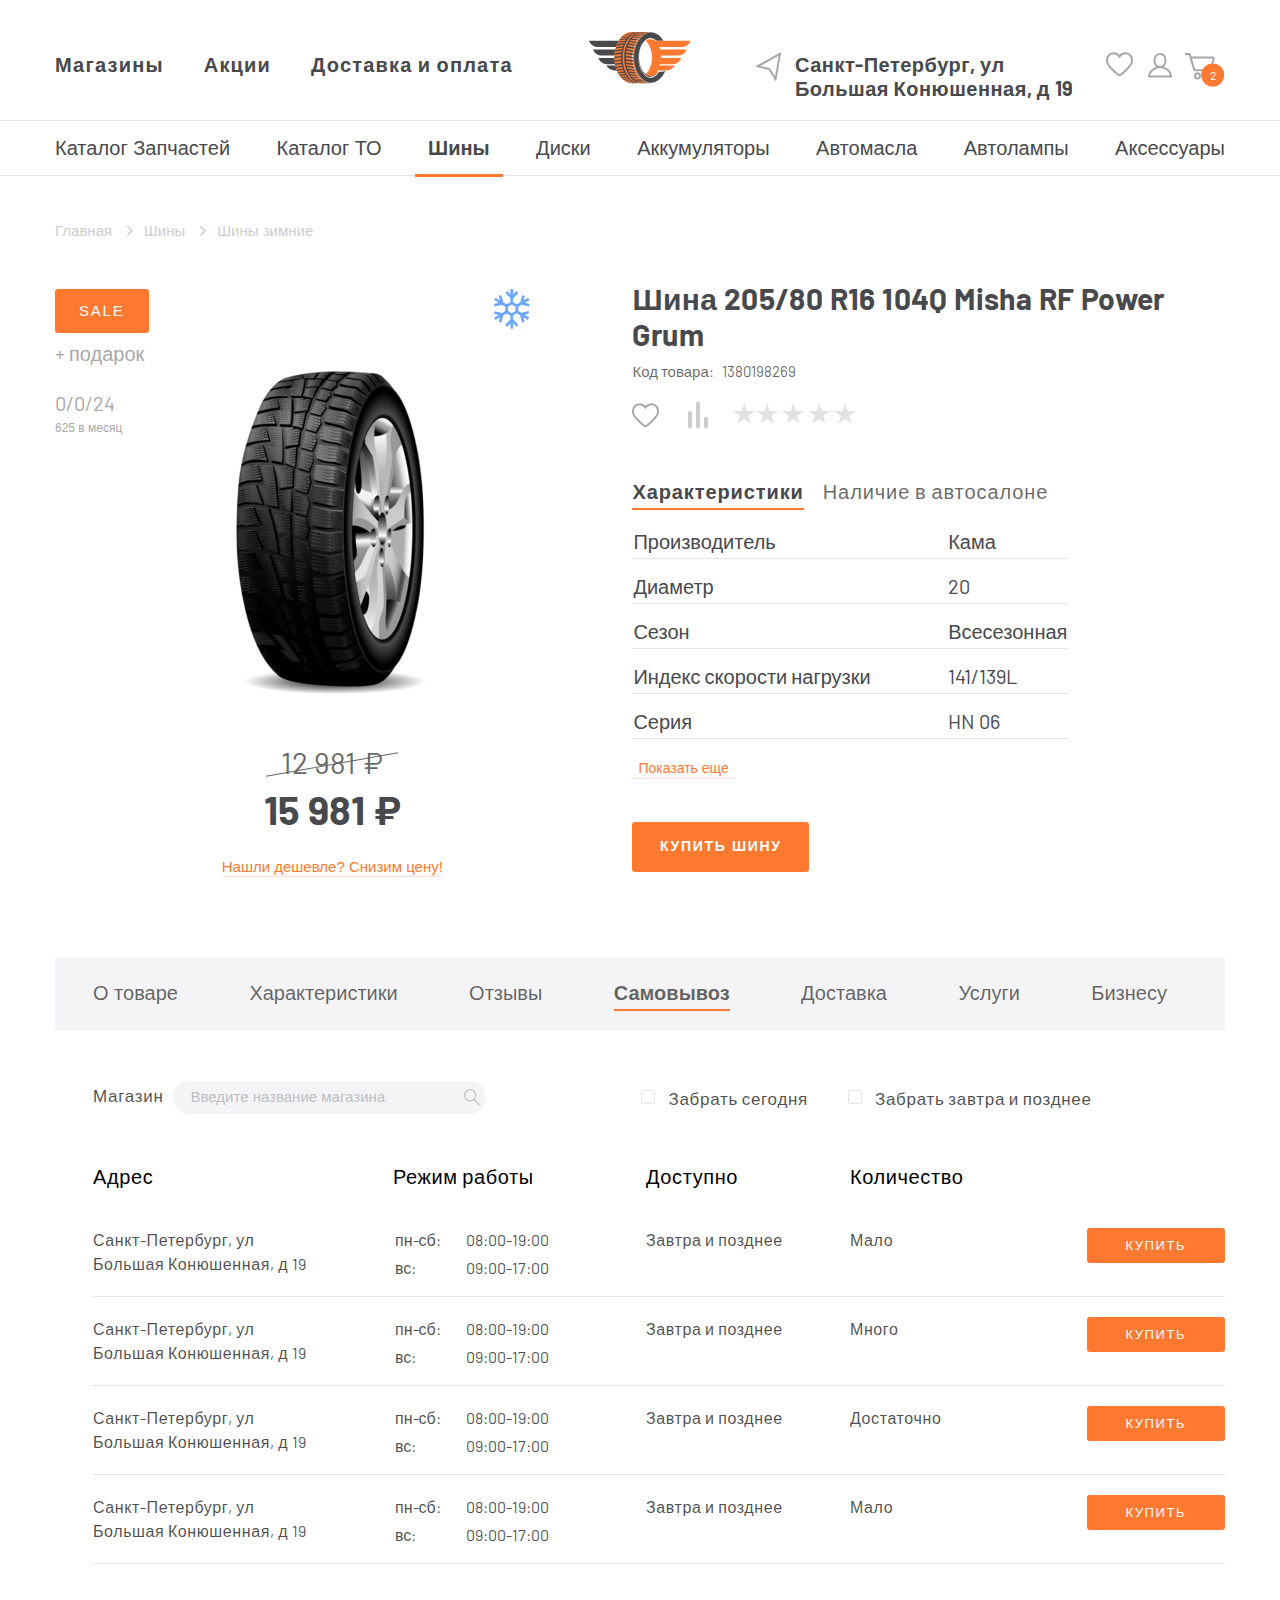
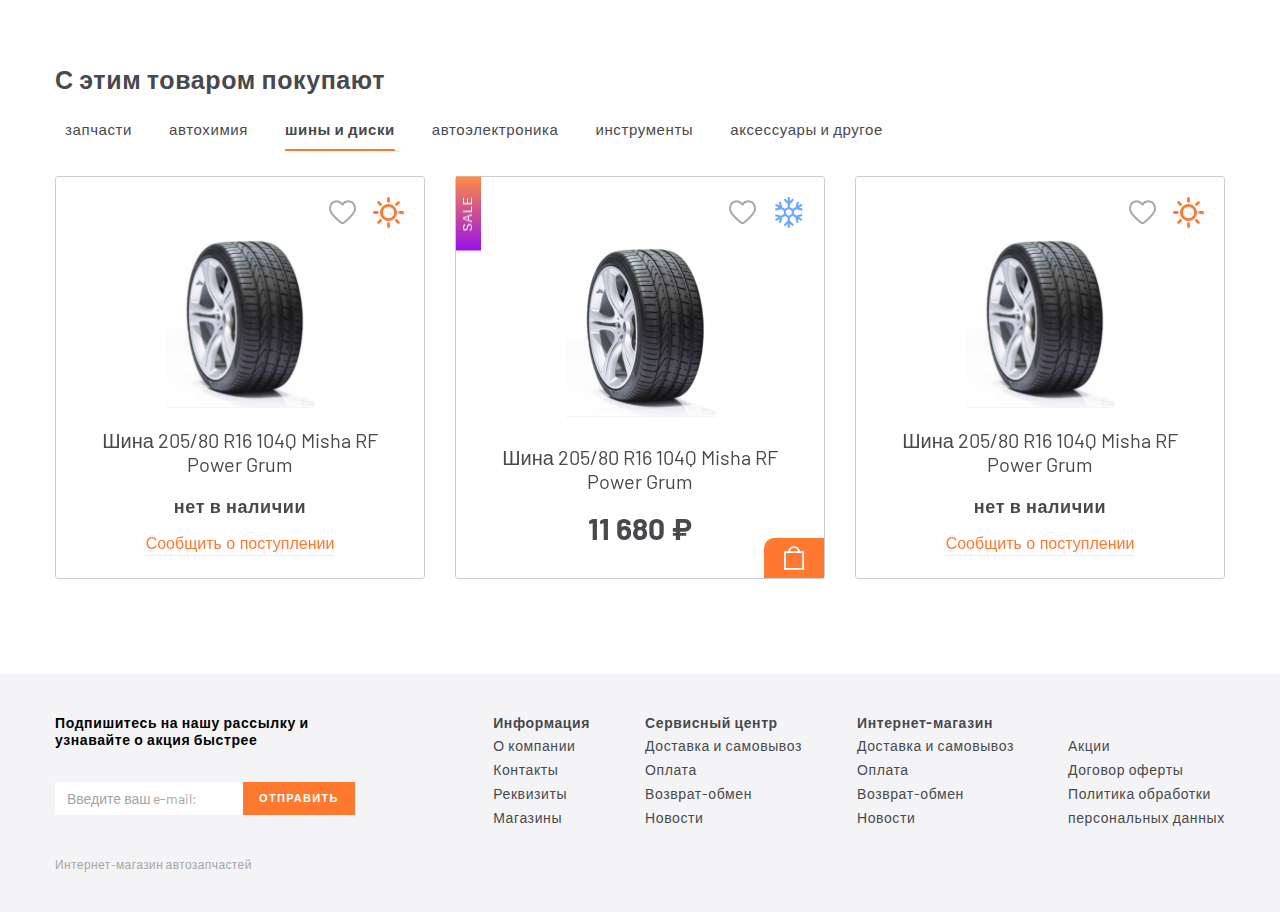
<file: product-page.html>
<!DOCTYPE html>
<html lang="en">
<head>
    <meta charset="UTF-8">
    <meta name="viewport" content="width=device-width, initial-scale=1.0">
    <title>Spares shop - product-page</title>
    <link rel="shortcut icon" href="./img/favicon.png" type="image/png">
    <link rel="stylesheet" href="./css/main.css">
    <link href="https://fonts.googleapis.com/css2?family=Barlow:ital,wght@0,100;0,200;0,300;0,400;0,500;0,600;0,700;0,800;0,900;1,100;1,200;1,300;1,400;1,500;1,600;1,700;1,800;1,900&display=swap" rel="stylesheet">
    <link rel="stylesheet" href="./font/ProximaNova/stylesheet.css">
    <link rel="stylesheet" href="./libs/nouislider/nouislider.min.css">
    <link rel="stylesheet" href="libs/owlcarousel2/assets/owl.carousel.min.css">
    <link rel="stylesheet" href="libs/owlcarousel2/assets/owl.theme.green.min.css">
</head>
<body>
    <header class="header">
        <div class="container">
             <!-- Header top row -->
            <div class="header__top-row">

                <!--Navigation button for mabile-->
                <div id="menu-toggle" class="menu-icon">
                    <div class="menu-icon-line"></div>
                </div>
                <!--//Navigation button for mobile -->
                        
                <!--Navigation for mobile-->
                <div id="mobile-menu" class="mobile-menu">
                    <div class="mobile-menu__inner">
                        <ul class="mobile-menu__list">
                            <li class="mobile-menu__item">
                                <a href="#" class="mobile-menu__link mobile-menu__link--login">Войти</a>
                            </li>
                            <li class="mobile-menu__item">
                                <a href="#" class="mobile-menu__link mobile-menu__link--login">Регистрация</a>
                            </li>
                            <li class="mobile-menu__item">
                                <a href="#" class="mobile-menu__link mobile-menu__link--favorites">Избранное</a>
                            </li>
                        </ul>
                        <ul class="mobile-menu__list">
                            <li class="mobile-menu__item">
                                <a href="#" class="mobile-menu__link mobile-menu__link--shop">Магазины</a>
                            </li>
                            <li class="mobile-menu__item">
                                <a href="#" class="mobile-menu__link mobile-menu__link--actions">Акции</a>
                            </li>
                            <li class="mobile-menu__item">
                                <a href="#" class="mobile-menu__link  mobile-menu__link--delivery">Доставка и оплата</a>
                            </li>
                        </ul>
                        <ul class="mobile-menu__list">
                            <li class="mobile-menu__item">
                                <a href="#" class="mobile-menu__link">Каталог запчастей</a>
                            </li>
                            <li class="mobile-menu__item">
                                <a href="#" class="mobile-menu__link">Каталог ТО</a>
                            </li>
                            <li class="mobile-menu__item">
                                <a href="#" class="mobile-menu__link">Шины</a>
                            </li>
                            <li class="mobile-menu__item">
                                <a href="#" class="mobile-menu__link">Диски</a>
                            </li>
                            <li class="mobile-menu__item">
                                <a href="#" class="mobile-menu__link">Аккумуляторы</a>
                            </li>
                            <li class="mobile-menu__item">
                                <a href="#" class="mobile-menu__link">Автомасла</a>
                            </li>
                            <li class="mobile-menu__item">
                                <a href="#" class="mobile-menu__link">Автолампы</a>
                            </li>
                            <li class="mobile-menu__item">
                                <a href="#" class="mobile-menu__link">Аксессуары</a>
                            </li>
                        </ul>
                        <div class="mobile-menu__address">Санкт-Петербург, ул Большая Конюшенная, д 19</div>
                    </div>
                </div>
                <!--//Navigation for mobile -->

                <div class="header__menu">
                    <ul class="header-menu">
                        <li class="header-menu__item">
                            <a class="header-menu__link" href="#">Магазины</a>
                        </li>
                        <li class="header-menu__item">
                            <a class="header-menu__link" href="#">Акции</a>
                        </li>
                        <li class="header-menu__item">
                            <a class="header-menu__link" href="#">Доставка и оплата</a>
                        </li>
                    </ul>
                </div>

                <div class="header__logo">
                    <a href="index.html">
                        <img src="./img/logo.svg" alt="Logo">
                    </a>
                </div>

                <div class="header__user-nav">
                    <div class="user-nav">
                        <a class="user-nav__link user-nav__link--address" href="#">
                            <span class="user-nav__icon">
                                <svg width="25" height="29" viewBox="0 0 25 29" fill="none" xmlns="http://www.w3.org/2000/svg">
                                    <path d="M13.6561 17.7113L12.8073 18.24L13.6561 17.7113C13.372 17.2552 12.9164 16.9327 12.392 16.8163L12.1752 17.7925L12.3919 16.8163L1.49747 14.3979L23.9518 1.82864L19.5566 27.1835L13.6561 17.7113Z" stroke-width="2"/>
                                </svg>
                            </span>
                            <span class="user-nav__title">
                                Санкт-Петербург, ул Большая Конюшенная, д 19
                            </span>
                        </a>
                        <a class="user-nav__link" href="#">
                            <span class="user-nav__icon">
                                <svg width="27" height="25" viewBox="0 0 27 25" fill="none" xmlns="http://www.w3.org/2000/svg">
                                    <path fill-rule="evenodd" clip-rule="evenodd" d="M7.36656 1.2063C3.47849 1.2063 0.392496 4.77288 1.10209 9.89202C1.71793 14.3349 12.3223 23.2063 13.5 23.2063C14.6777 23.2063 25.2821 14.3349 25.8979 9.89202C26.6075 4.77277 23.5215 1.2063 19.6334 1.2063C17.0414 1.2063 15.0222 2.2961 13.5 4.47569C11.9778 2.2961 9.9586 1.2063 7.36656 1.2063Z" stroke-width="2"/>
                                </svg>
                            </span>
                        </a>
                        <a class="user-nav__link" href="#">
                            <span class="user-nav__icon">
                                <svg width="24" height="26" viewBox="0 0 24 26" fill="none" xmlns="http://www.w3.org/2000/svg">
                                    <path d="M12 14.9925C14.75 14.9925 17.5 12.7854 17.5 8.62105C17.5 4.45673 15.6667 1.95813 12 1.95813C8.33333 1.95813 6.5 5.33123 6.5 8.62105C6.5 12.7854 9.25 14.9925 12 14.9925ZM12 14.9925C17.5 14.9925 23 19.3858 23 24.4455H1C1 19.948 6.5 14.9925 12 14.9925Z" stroke-width="2" stroke-linecap="round" stroke-linejoin="round"/>
                                </svg> 
                            </span>
                        </a>
                        <a class="user-nav__link" href="#">
                            <span class="user-nav__icon">
                                <svg width="30" height="28" viewBox="0 0 30 28" fill="none" xmlns="http://www.w3.org/2000/svg">
                                    <path d="M0 1.93616H3.88425C4.33141 1.93616 4.72423 2.23303 4.84628 2.66321L9.07372 17.5635C9.19577 17.9937 9.58859 18.2906 10.0358 18.2906H24.7568C25.2075 18.2906 25.6025 17.9892 25.7214 17.5545L28.6542 6.83436C28.8283 6.19804 28.3494 5.57048 27.6897 5.57048H5.67111" stroke-width="2"/>
                                    <path d="M15 23.9125C15 25.3568 13.8602 26.49 12.5 26.49C11.1398 26.49 10 25.3568 10 23.9125C10 22.4682 11.1398 21.335 12.5 21.335C13.8602 21.335 15 22.4682 15 23.9125Z" stroke-width="2"/>
                                    <path d="M24 23.9125C24 25.3568 22.8602 26.49 21.5 26.49C20.1398 26.49 19 25.3568 19 23.9125C19 22.4682 20.1398 21.335 21.5 21.335C22.8602 21.335 24 22.4682 24 23.9125Z" stroke-width="2"/>
                                </svg>
                            </span>
                            <span class="user-nav__notify">2</span>
                        </a>
                    </div>
                </div>

            </div>
            <!-- //Header top row -->
        </div>

        <!-- Header bottom row -->
        <nav class="header__bottom-row header-nav">
            <div class="container">
                <ul class="header-nav__list">
                    <li class="header-nav__item">
                        <a class="header-nav__link" href="#">Каталог запчастей</a>
                    </li>
                    <li class="header-nav__item">
                        <a class="header-nav__link" href="#">Каталог ТО</a>
                    </li>
                    <li class="header-nav__item">
                        <a class="header-nav__link header-nav__link--active" href="#">Шины</a>
                    </li>
                    <li class="header-nav__item">
                        <a class="header-nav__link" href="#">Диски</a>
                    </li>
                    <li class="header-nav__item">
                        <a class="header-nav__link" href="#">Аккумуляторы</a>
                    </li>
                    <li class="header-nav__item">
                        <a class="header-nav__link" href="#">Автомасла</a>
                    </li>
                    <li class="header-nav__item">
                        <a class="header-nav__link" href="#">Автолампы</a>
                    </li>
                    <li class="headerr-nav__item">
                        <a class="header-nav__link" href="#">Аксессуары</a>
                    </li>
                </ul>
            </div>
        </nav>
        <!-- Header bottom row -->
    </header>

    <main class="main">
        <div class="breadcrumbs-wrapper">
            <div class="container">
                <ul class="breadcrumbs">
                    <li class="breadcrumbs__item">
                        <a href="#">Главная</a>
                    </li>
                    <li class="breadcrumbs__item"> 
                        <a href="#">Шины</a>
                    </li>
                    <li class="breadcrumbs__item">
                        <a href="#">Шины зимние</a>
                    </li>
                </ul>
            </div>
        </div>

        <section class="product-page">
            <div class="container">
                <div class="product-page__info">
                    <div class="product-page__info-left">
                        <div class="product-page__attributes">
                            <div class="product-page__badges">
                                <div class="product-page__badge-sale">
                                    <a href="#">SALE</a>
                                    <span>+ подарок</span>
                                </div>
                                <div class="product-page__badge-installment">
                                    0/0/24
                                    <span>625 в месяц</span>
                                </div>      
                            </div>
                            <span class="product-page__icon product-page__icon--snow"></span>
                        </div>
                        <div class="product-page__img">
                            <img src="./img/tire-big-1.jpg" alt="Tire">
                        </div>
                        <div class="product-page__price">
                            <div class="product-page__price-old">12&thinsp;981&thinsp;&#8381;</div>
                            <div class="product-page__price-new">15&thinsp;981&thinsp;&#8381;</div>
                            <a class="product-page__found-cheaper" href="#">Нашли дешевле? Снизим цену!</a>
                        </div>
                        <div class="product-page__footer">
                            <button class="product-page__buy-btn product-page__buy-btn--mobile">купить</button>
                            <a class="product-page__found-cheaper" href="#">Нашли дешевле? Снизим цену!</a>
                        </div>
                    </div>
                    <div class="product-page__info-right">
                        <div class="product-page__header">
                            <h2 class="product-page__title">Шина 205/80 R16 104Q Misha RF Power Grum</h2>
                            <div class="product-page__sku">
                                Код товара:
                                <span class="product-page__sku-value">
                                    1380198269 
                                </span>
                            </div>
                            <div class="product-page__tools">
                                <button class="product-page__icon-btn">
                                    <svg width="27" height="25" viewBox="0 0 27 25" fill="none" xmlns="http://www.w3.org/2000/svg">
                                        <path fill-rule="evenodd" clip-rule="evenodd" d="M7.36656 1.2063C3.47849 1.2063 0.392496 4.77288 1.10209 9.89202C1.71793 14.3349 12.3223 23.2063 13.5 23.2063C14.6777 23.2063 25.2821 14.3349 25.8979 9.89202C26.6075 4.77277 23.5215 1.2063 19.6334 1.2063C17.0414 1.2063 15.0222 2.2961 13.5 4.47569C11.9778 2.2961 9.9586 1.2063 7.36656 1.2063Z" stroke="#A8A8A8" stroke-width="2"/>
                                    </svg> 
                                </button>
                                <button class="product-page__icon-btn">
                                    <svg width="20" height="28" viewBox="0 0 20 28" fill="none" xmlns="http://www.w3.org/2000/svg">
                                        <rect x="16" y="15.7708" width="4" height="11.7255" rx="2" fill="#CDCDCD"/>
                                        <rect x="8" y="0.527588" width="4" height="26.9687" rx="2" fill="#CDCDCD"/>
                                        <rect y="9.90796" width="4" height="17.5883" rx="2" fill="#CDCDCD"/>
                                    </svg>
                                </button>
                                <div class="product-page__raiting" data-total-value="0">
                                    <span class="product-page__star" data-item-value="5">
                                        <svg width="23" height="21" viewBox="0 0 23 21" fill="none" xmlns="http://www.w3.org/2000/svg">
                                            <path d="M11.1125 0L13.7028 7.9463H22.0853L15.3037 12.8574L17.894 20.8037L11.1125 15.8926L4.33088 20.8037L6.92121 12.8574L0.139637 7.9463H8.52212L11.1125 0Z"/>
                                        </svg>
                                    </span>
                                    <span class="product-page__star" data-item-value="4">
                                        <svg width="23" height="21" viewBox="0 0 23 21" fill="none" xmlns="http://www.w3.org/2000/svg">
                                            <path d="M11.1125 0L13.7028 7.9463H22.0853L15.3037 12.8574L17.894 20.8037L11.1125 15.8926L4.33088 20.8037L6.92121 12.8574L0.139637 7.9463H8.52212L11.1125 0Z"/>
                                        </svg>
                                    </span>
                                    <span class="product-page__star" data-item-value="3">
                                        <svg width="23" height="21" viewBox="0 0 23 21" fill="none" xmlns="http://www.w3.org/2000/svg">
                                            <path d="M11.1125 0L13.7028 7.9463H22.0853L15.3037 12.8574L17.894 20.8037L11.1125 15.8926L4.33088 20.8037L6.92121 12.8574L0.139637 7.9463H8.52212L11.1125 0Z"/>
                                        </svg>
                                    </span>
                                    <span class="product-page__star" data-item-value="2">
                                        <svg width="23" height="21" viewBox="0 0 23 21" fill="none" xmlns="http://www.w3.org/2000/svg">
                                            <path d="M11.1125 0L13.7028 7.9463H22.0853L15.3037 12.8574L17.894 20.8037L11.1125 15.8926L4.33088 20.8037L6.92121 12.8574L0.139637 7.9463H8.52212L11.1125 0Z"/>
                                        </svg>
                                    </span>
                                    <span class="product-page__star" data-item-value="1">
                                        <svg width="23" height="21" viewBox="0 0 23 21" fill="none" xmlns="http://www.w3.org/2000/svg">
                                            <path d="M11.1125 0L13.7028 7.9463H22.0853L15.3037 12.8574L17.894 20.8037L11.1125 15.8926L4.33088 20.8037L6.92121 12.8574L0.139637 7.9463H8.52212L11.1125 0Z"/>
                                         </svg>
                                    </span>
                                </div>
                            </div>
                        </div>
                        <div class="product-page__desc tabs">
                            <ul class="tabs__list">
                                <li class="tabs__item">
                                    <a href="#product-page-specs" class="tabs__link tabs__link--active">Характеристики</a>
                                </li>
                                <li class="tabs__item">
                                    <a href="#product-page-presence" class="tabs__link">Наличие в автосалоне</a>
                                </li>
                            </ul>

                            <div class="product-page__spec tabs__panel" id="product-page-specs">
                                <table class="product-page__table-spec">
                                    <tbody>
                                        <tr>
                                            <td>Производитель</td>
                                            <td>Кама</td>
                                        </tr>
                                        <tr>
                                            <td>Диаметр</td>
                                            <td>20</td>
                                        </tr>
                                        <tr>
                                            <td>Сезон</td>
                                            <td>Всесезонная</td>
                                        </tr>
                                        <tr>
                                            <td>Индекс скорости нагрузки</td>
                                            <td>141/139L</td>
                                        </tr>
                                        <tr>
                                            <td>Серия</td>
                                            <td>HN 06</td>
                                        </tr>
                                    </tbody>
                                </table>
                                <button class="product-page__show-more">Показать еще</button>
                            </div>

                            <div class="product-page__spec tabs__panel hiidden" id="product-page-presence">
                            </div>

                            <div class="product-page__precentce tabs__panel"></div>
                        </div>
                        <div class="product-page__footer">
                            <button class="product-page__buy-btn product-page__buy-btn--desktop">купить шину</button>
                        </div>
                    </div>
                </div>
            </div>
        </section>

        <section class="product-info tabs">
            <div class="container container--mobile-wide">
                <ul class="tabs__list">
                    <li class="tabs__item">
                        <a href="#about" class="tabs__link">О товаре</a>
                    </li>
                    <li class="tabs__item">
                        <a href="#specs" class="tabs__link">Характеристики</a>
                    </li>
                    <li class="tabs__item">
                        <a href="#feedback" class="tabs__link">Отзывы</a>
                    </li>
                    <li class="tabs__item">
                        <a href="#self-delivery" class="tabs__link tabs__link--active">Самовывоз</a>
                    </li>
                    <li class="tabs__item">
                        <a href="#delivery" class="tabs__link">Доставка</a>
                    </li>
                    <li class="tabs__item">
                        <a href="#service" class="tabs__link">Услуги</a>
                    </li>
                    <li class="tabs__item">
                        <a href="#business" class="tabs__link">Бизнесу</a>
                    </li>
                </ul>

                <div class="product-info__block tabs__panel hidden" id="about">
                    <h2 class="product-info__block-title">
                        <a href="#about" class="product-info__block-link tabs__link">О товаре</a>
                    </h2>
                    <div class="product-info__block-wrapper">
                    </div>
                </div>

                <div class="product-info__block tabs__panel hidden" id="specs">
                    <h2 class="product-info__block-title">
                        <a href="#specs" class="product-info__block-link tabs__link">Характеристики</a>
                    </h2>
                    <div class="product-info__block-wrapper">
                    </div>
                </div>

                <div class="product-info__block tabs__panel hidden" id="feedback">
                    <h2 class="product-info__block-title">
                        <a href="#feedback" class="product-info__block-link tabs__link">Отзывы</a>
                    </h2>
                    <div class="product-info__block-wrapper">
                    </div>
                </div>

                <div class="product-info__block tabs__panel" id="self-delivery">
                    <h2 class="product-info__block-title">
                        <a href="#self-delivery" class="product-info__block-link tabs__link">Самовывоз</a>
                    </h2>
                    <div class="product-info__block-wrapper">
                        <div class="product-info__form">
                            <form action="">
                                <div class="product-info__field">
                                    <label for="" class="product-info__search-label">Магазин</label>
                                    <div class="product-info__search">
                                        <div class="product-info__search-input-wrapper">
                                            <input type="search" class="product-info__search-input" placeholder="Введите название магазина">
                                        </div>
                                        <button type="submit" class="product-info__search-btn">
                                            <img src="./img/icon/search_icon.svg" alt="Search">
                                        </button>
                                    </div>
                                </div>
                                <div class="product-info__field">
                                    <div class="product-info__option">
                                        <input class="product-info__checkbox" type="checkbox" name="today" id="checkbox-today">
                                        <label for="checkbox-today">Забрать сегодня</label>
                                    </div>
                                    <div class="product-info__option">
                                        <input class="product-info__checkbox" type="checkbox" name="tomorrow" id="checkbox-tomorrow">
                                        <label for="checkbox-tomorrow">Забрать завтра и позднее</label>
                                    </div>
                                </div>
                            </form>
                        </div>
                        <div class="product-info__table-wrapper">
                            <table class="product-info__table">
                                <thead>
                                    <tr>
                                        <th class="product-info__table-th product-info__table-th--adress">Адрес</th>
                                        <th class="product-info__table-th product-info__table-th--regime">Режим работы</th>
                                        <th class="product-info__table-th product-info__table-th--availablety">Доступно</th>
                                        <th class="product-info__table-th">Количество</th>
                                        <th class="product-info__table-th"></th>
                                    </tr>
                                </thead>
                                <tbody>
                                    <tr class="product-info__row">
                                        <td class="product-info__cell">Санкт-Петербург, ул <br> Большая Конюшенная, д 19</td>
                                        <td class="product-info__cell">
                                            <h3 class="product-info__cell-title">Режим работы</h3>
                                            <table class="product-info__inner-table">
                                                <tbody>
                                                    <tr>
                                                        <td>пн-сб:</td>
                                                        <td>08:00-19:00</td>
                                                    </tr>
                                                    <tr>
                                                        <td>вс:</td>
                                                        <td>09:00-17:00</td>
                                                    </tr>
                                                </tbody>
                                            </table>
                                        </td>
                                        <td class="product-info__cell">
                                            <h3 class="product-info__cell-title">Доступно</h3>
                                            Завтра и позднее
                                        </td>
                                        <td class="product-info__cell">
                                            <h3 class="product-info__cell-title">Количество</h3>
                                            Мало
                                        </td>
                                        <td class="product-info__cell"> 
                                            <div class="product-info__cell-desc">Нажимая на эту кнопку вы сможете забрать товар вне очереди</div>
                                            <button class="product-info__buy-btn">КУПИТЬ</button>
                                        </td>
                                    </tr>
                                    <tr class="product-info__row"> 
                                        <td class="product-info__cell">Санкт-Петербург, ул <br> Большая Конюшенная, д 19</td>
                                        <td class="product-info__cell">
                                            <h3 class="product-info__cell-title">Режим работы</h3>
                                            <table class="product-info__inner-table">
                                                <tbody>
                                                    <tr>
                                                        <td>пн-сб:</td>
                                                        <td>08:00-19:00</td>
                                                    </tr>
                                                    <tr>
                                                        <td>вс:</td>
                                                        <td>09:00-17:00</td>
                                                    </tr>
                                                </tbody>
                                            </table>
                                        </td>
                                        <td class="product-info__cell">
                                            <h3 class="product-info__cell-title">Доступно</h3>
                                            Завтра и позднее
                                        </td>
                                        <td class="product-info__cell"> 
                                            <h3 class="product-info__cell-title">Количество</h3>
                                            Много
                                        </td>
                                        <td class="product-info__cell">
                                            <div class="product-info__cell-desc">Нажимая на эту кнопку вы сможете забрать товар вне очереди</div>
                                            <button class="product-info__buy-btn">КУПИТЬ</button>
                                        </td>
                                    </tr>
                                    <tr class="product-info__row">
                                        <td class="product-info__cell">Санкт-Петербург, ул <br> Большая Конюшенная, д 19</td>
                                        <td class="product-info__cell">
                                            <h3 class="product-info__cell-title">Режим работы</h3>
                                            <table class="product-info__inner-table">
                                                <tbody>
                                                    <tr>
                                                        <td>пн-сб:</td>
                                                        <td>08:00-19:00</td>
                                                    </tr>
                                                    <tr>
                                                        <td>вс:</td>
                                                        <td>09:00-17:00</td>
                                                    </tr>
                                                </tbody>
                                            </table>
                                        </td>
                                        <td class="product-info__cell">
                                            <h3 class="product-info__cell-title">Доступно</h3>
                                            Завтра и позднее
                                        </td>
                                        <td class="product-info__cell">
                                            <h3 class="product-info__cell-title">Количество</h3>
                                            Достаточно
                                        </td>
                                        <td class="product-info__cell">
                                            <div class="product-info__cell-desc">Нажимая на эту кнопку вы сможете забрать товар вне очереди</div>
                                            <button class="product-info__buy-btn">КУПИТЬ</button>
                                        </td>
                                    </tr>
                                    <tr class="product-info__row">
                                        <td class="product-info__cell">Санкт-Петербург, ул <br> Большая Конюшенная, д 19</td>
                                        <td class="product-info__cell">
                                            <h3 class="product-info__cell-title">Режим работы</h3>
                                            <table class="product-info__inner-table">
                                                <tbody>
                                                    <tr>
                                                        <td>пн-сб:</td>
                                                        <td>08:00-19:00</td>
                                                    </tr>
                                                    <tr>
                                                        <td>вс:</td>
                                                        <td>09:00-17:00</td>
                                                    </tr>
                                                </tbody>
                                            </table>
                                        </td>
                                        <td class="product-info__cell">
                                            <h3 class="product-info__cell-title">Доступно</h3>
                                            Завтра и позднее
                                        </td>
                                        <td class="product-info__cell">
                                            <h3 class="product-info__cell-title">Количество</h3>
                                            Мало
                                        </td>
                                        <td class="product-info__cell">
                                            <div class="product-info__cell-desc">Нажимая на эту кнопку вы сможете забрать товар вне очереди</div>
                                            <button class="product-info__buy-btn">КУПИТЬ</button>
                                        </td>
                                    </tr>
                                </tbody>
                            </table>
                            <a class="product-info__table-link" href="#">Показать все автосалоны</a>
                        </div>
                    </div>
                </div>

                <div class="product-info__block tabs__panel hidden" id="delivery">
                    <h2 class="product-info__block-title">
                        <a href="#delivery" class="product-info__block-link tabs__link">Доставка</a>
                    </h2>
                    <div class="product-info__block-wrapper">
                    </div>
                </div>

                <div class="product-info__block tabs__panel hidden" id="service">
                    <h2 class="product-info__block-title">
                        <a href="#service" class="product-info__block-link tabs__link">Услуги</a>
                    </h2>
                    <div class="product-info__block-wrapper">
                    </div>
                </div>

                <div class="product-info__block tabs__panel hidden" id="business">
                    <h2 class="product-info__block-title">
                        <a href="#business" class="product-info__block-link tabs__link">Бизнесу</a>
                    </h2>
                    <div class="product-info__block-wrapper">
                    </div>
                </div>
            </div>
        </section>

        <section class="cta">
            <div class="container container--mobile-wide">
                <a class="cta__banner cta__banner--high">
                    <h2 class="cta__title">
                        ШИНОМОНТАЖ
                    </h2>
                    <p class="cta__desc">Любой сложности и без очередей</p>
                </a>
            </div>
        </section>

        <section class="products products--suggestions">
            <div class="container">
                <h3 class="products__title">С этим товаром покупают</h3>
                <div class="tabs">
                    <ul class="tabs__list">
                        <li class="tabs__item">
                            <a href="#products-sug-spares" class="tabs__link">запчасти</a>
                        </li>
                        <li class="tabs__item">
                            <a href="#products-sug-autochemicals" class="tabs__link">автохимия</a>
                        </li>
                        <li class="tabs__item">
                            <a href="#products-sug-tires" class="tabs__link tabs__link--active">шины и диски</a>
                        </li>
                        <li class="tabs__item">
                            <a href="#products-sug-autoelectronics" class="tabs__link">автоэлектроника</a>
                        </li>
                        <li class="tabs__item">
                            <a href="#products-sug-tools" class="tabs__link">инструменты</a>
                        </li>
                        <li class="tabs__item">
                            <a href="#products-sug-accessorise" class="tabs__link">аксессуары и другое</a>
                        </li>
                    </ul>

                    <div class="tabs__panel hidden" id="products-sug-spares"></div>
                    <div class="tabs__panel hidden" id="products-sug-autochemicals"></div>
                    <div class="tabs__panel" id="products-sug-tires">
                        <div class="products__list owl-carousel">
                            <div class="products__list-item">
                                <div class="product-card">
                                    <a class="product-card__overlay" href="#">
                                        <span class="product-card__overlay-btn">быстрый просмотр</span>
                                    </a>
                                    <div class="product-card__attributes">
                                        <button class="product-card__icon-btn">
                                            <svg width="27" height="25" viewBox="0 0 27 25" fill="none" xmlns="http://www.w3.org/2000/svg">
                                                <path fill-rule="evenodd" clip-rule="evenodd" d="M7.36656 1.2063C3.47849 1.2063 0.392496 4.77288 1.10209 9.89202C1.71793 14.3349 12.3223 23.2063 13.5 23.2063C14.6777 23.2063 25.2821 14.3349 25.8979 9.89202C26.6075 4.77277 23.5215 1.2063 19.6334 1.2063C17.0414 1.2063 15.0222 2.2961 13.5 4.47569C11.9778 2.2961 9.9586 1.2063 7.36656 1.2063Z" stroke-width="2"/>
                                            </svg>
                                        </button>
                                        <span class="product-card__icon product-card__icon--sun"></span>
                                    </div>
                                    <div class="product-card__img">
                                        <img src="./img/tire-2.jpg" alt="Belt">
                                    </div>
                                    <div class="product-card__desc">Шина 205/80 R16 104Q Misha RF Power Grum</div>
                                    <div class="product-card__presence">
                                        <div class="product-card__presence-text">нет в наличии</div>
                                        <a class="product-card__presence-link">Сообщить о поступлении</a>
                                    </div>
                                </div>   
                            </div>
                            <div class="products__list-item">
                                <div class="product-card">
                                    <a class="product-card__overlay" href="#">
                                        <span class="product-card__overlay-btn">быстрый просмотр</span>
                                    </a>
                                    <div class="product-card__attributes">
                                        <div class="badge">sale</div>
                                        <button class="product-card__icon-btn">
                                            <svg width="27" height="25" viewBox="0 0 27 25" fill="none" xmlns="http://www.w3.org/2000/svg">
                                                <path fill-rule="evenodd" clip-rule="evenodd" d="M7.36656 1.2063C3.47849 1.2063 0.392496 4.77288 1.10209 9.89202C1.71793 14.3349 12.3223 23.2063 13.5 23.2063C14.6777 23.2063 25.2821 14.3349 25.8979 9.89202C26.6075 4.77277 23.5215 1.2063 19.6334 1.2063C17.0414 1.2063 15.0222 2.2961 13.5 4.47569C11.9778 2.2961 9.9586 1.2063 7.36656 1.2063Z" stroke-width="2"/>
                                            </svg>
                                        </button>
                                        <span class="product-card__icon product-card__icon--snow"></span>
                                    </div>
                                    <div class="product-card__img">
                                        <img src="./img/tire-2.jpg" alt="Tire">
                                    </div>
                                    <div class="product-card__desc">Шина 205/80 R16 104Q Misha RF Power Grum</div>
                                    <div class="product-card__price">11&thinsp;680&thinsp;&#8381;</div>
                                    <div class="product-card__presence">
                                        <span class="product-card__presence-icon"></span>
                                    </div>
                                </div>   
                            </div>
                            <div class="products__list-item">
                                <div class="product-card">
                                    <a class="product-card__overlay" href="#">
                                        <span class="product-card__overlay-btn">быстрый просмотр</span>
                                    </a>
                                    <div class="product-card__attributes">
                                        <button class="product-card__icon-btn">
                                            <svg width="27" height="25" viewBox="0 0 27 25" fill="none" xmlns="http://www.w3.org/2000/svg">
                                                <path fill-rule="evenodd" clip-rule="evenodd" d="M7.36656 1.2063C3.47849 1.2063 0.392496 4.77288 1.10209 9.89202C1.71793 14.3349 12.3223 23.2063 13.5 23.2063C14.6777 23.2063 25.2821 14.3349 25.8979 9.89202C26.6075 4.77277 23.5215 1.2063 19.6334 1.2063C17.0414 1.2063 15.0222 2.2961 13.5 4.47569C11.9778 2.2961 9.9586 1.2063 7.36656 1.2063Z" stroke-width="2"/>
                                            </svg>
                                        </button>
                                        <span class="product-card__icon product-card__icon--sun"></span>
                                    </div>
                                    <div class="product-card__img">
                                        <img src="./img/tire-2.jpg" alt="Lightbulb">
                                    </div>
                                    <div class="product-card__desc">Шина 205/80 R16 104Q Misha RF Power Grum</div>
                                    <div class="product-card__presence">
                                        <div class="product-card__presence-text">нет в наличии</div>
                                        <a class="product-card__presence-link">Сообщить о поступлении</a>
                                    </div>
                                </div>  
                            </div>
                            <div class="products__list-item">
                                <div class="product-card">
                                    <a class="product-card__overlay" href="#">
                                        <span class="product-card__overlay-btn">быстрый просмотр</span>
                                    </a>
                                    <div class="product-card__attributes">
                                        <div class="badge">sale</div>
                                        <button class="product-card__icon-btn">
                                            <svg width="27" height="25" viewBox="0 0 27 25" fill="none" xmlns="http://www.w3.org/2000/svg">
                                                <path fill-rule="evenodd" clip-rule="evenodd" d="M7.36656 1.2063C3.47849 1.2063 0.392496 4.77288 1.10209 9.89202C1.71793 14.3349 12.3223 23.2063 13.5 23.2063C14.6777 23.2063 25.2821 14.3349 25.8979 9.89202C26.6075 4.77277 23.5215 1.2063 19.6334 1.2063C17.0414 1.2063 15.0222 2.2961 13.5 4.47569C11.9778 2.2961 9.9586 1.2063 7.36656 1.2063Z" stroke-width="2"/>
                                            </svg>
                                        </button>
                                        <span class="product-card__icon product-card__icon--sun"></span>
                                    </div>
                                    <div class="product-card__img">
                                        <img src="./img/tire-2.jpg" alt="Tire">
                                    </div>
                                    <div class="product-card__desc">Шина 245/60 R18 105T Contyther Crosh Conta...</div>
                                    <div class="product-card__price">11&thinsp;680&thinsp;&#8381;</div>
                                    <div class="product-card__presence">
                                        <span class="product-card__presence-icon"></span>
                                    </div>
                                </div>  
                            </div>
                        </div>

                    </div>
                    <div class="tabs__panel hidden" id="products-sug-autoelectronics"></div>
                    <div class="tabs__panel hidden" id="products-sug-tools"></div>
                    <div class="tabs__panel hidden" id="products-sug-accessorise"></div>
                </div>   
            </div>
        </section>

    </main>

    <footer class="footer">
        <div class="container container--mobile-wide">
            <div class="footer__row">

                <div class="footer__form">
                    <h4 class="footer__form-title">Подпишитесь на нашу рассылку и узнавайте о акция быстрее</h4>
                    <form>
                        <div class="footer__form-field">
                            <div class="footer__form-input">
                                <input type="email" autocomplete="on" placeholder="Введите ваш e-mail:" required></input>
                            </div>
                            <button class="footer__form-btn" type="submit">Отправить</button>
                        </div>
                    </form>
                </div>
    
                <div class="footer__menu">
                    <div class="footer__menu-col">
                        <div class="footer__menu-title">Информация</div>
                        <ul class="footer-menu">
                            <li class="footer-menu__item">
                                <a class="footer-link" href="#">О компании</a>
                            </li>
                            <li class="footer-menu__item">
                                <a class="footer-link" href="#">Контакты</a>
                            </li>
                            <li class="footer-menu__item">
                                <a class="footer-link" href="#">Реквизиты</a>
                            </li>
                            <li class="footer-menu__item">
                                <a class="footer-link" href="#">Магазины</a>
                            </li>
                        </ul>
                    </div>
                    <div class="footer__menu-col">
                        <div class="footer__menu-title">Сервисный центр</div>
                        <ul class="footer-menu">
                            <li class="footer-menu__item">
                                <a class="footer-link" href="#">Доставка и самовывоз</a>
                            </li>
                            <li class="footer-menu__item">
                                <a class="footer-link" href="#">Оплата</a>
                            </li>
                            <li class="footer-menu__item">
                                <a class="footer-link" href="#">Возврат-обмен</a>
                            </li>
                            <li class="footer-menu__item">
                                <a class="footer-link" href="#">Новости</a>
                            </li>
                        </ul>
                    </div>
                    <div class="footer__menu-col">
                        <div class="footer__menu-title">Интернет-магазин</div>
                        <ul class="footer-menu footer-menu--two-col">
                            <li class="footer-menu__item">
                                <a class="footer-link" href="#">Доставка и самовывоз</a>
                            </li>
                            <li class="footer-menu__item">
                                <a class="footer-link" href="#">Оплата</a>
                            </li>
                            <li class="footer-menu__item">
                                <a class="footer-link" href="#">Возврат-обмен</a>
                            </li>
                            <li class="footer-menu__item">
                                <a class="footer-link" href="#">Новости</a>
                            </li>
                            <li class="footer-menu__item">
                                <a class="footer-link" href="#">Акции</a>
                            </li>
                            <li class="footer-menu__item">
                                <a class="footer-link" href="#">Договор оферты</a>
                            </li>
                            <li class="footer-menu__item">
                                <a class="footer-link" href="#">Политика обработки персональных данных</a>
                            </li>
                        </ul>
                    </div>
                </div>
            </div>
            <div class="footer__copyright">
                <p>Интернет-магазин автозапчастей</p>
            </div>
        </div>
    </footer>

    <!-- <script src="./libs/nouislider/nouislider.min.js"></script> -->
    <!-- <script src="./js/slider.js"></script> -->
    <script src="./libs/jquery/jquery-3.4.1.min.js"></script>
    <script src="./libs/owlcarousel2/owl.carousel.min.js"></script>
    <script src="./js/carousel.js"></script>
    <script src="./js/mobile-menu.js"></script>
    <script src="./js/filter.js"></script>
    <script src="./js/footer.js"></script>
    <script src="./js/tabs.js"></script>
    <script src="./js/raiting.js"></script>
</body>
</html>
</file>
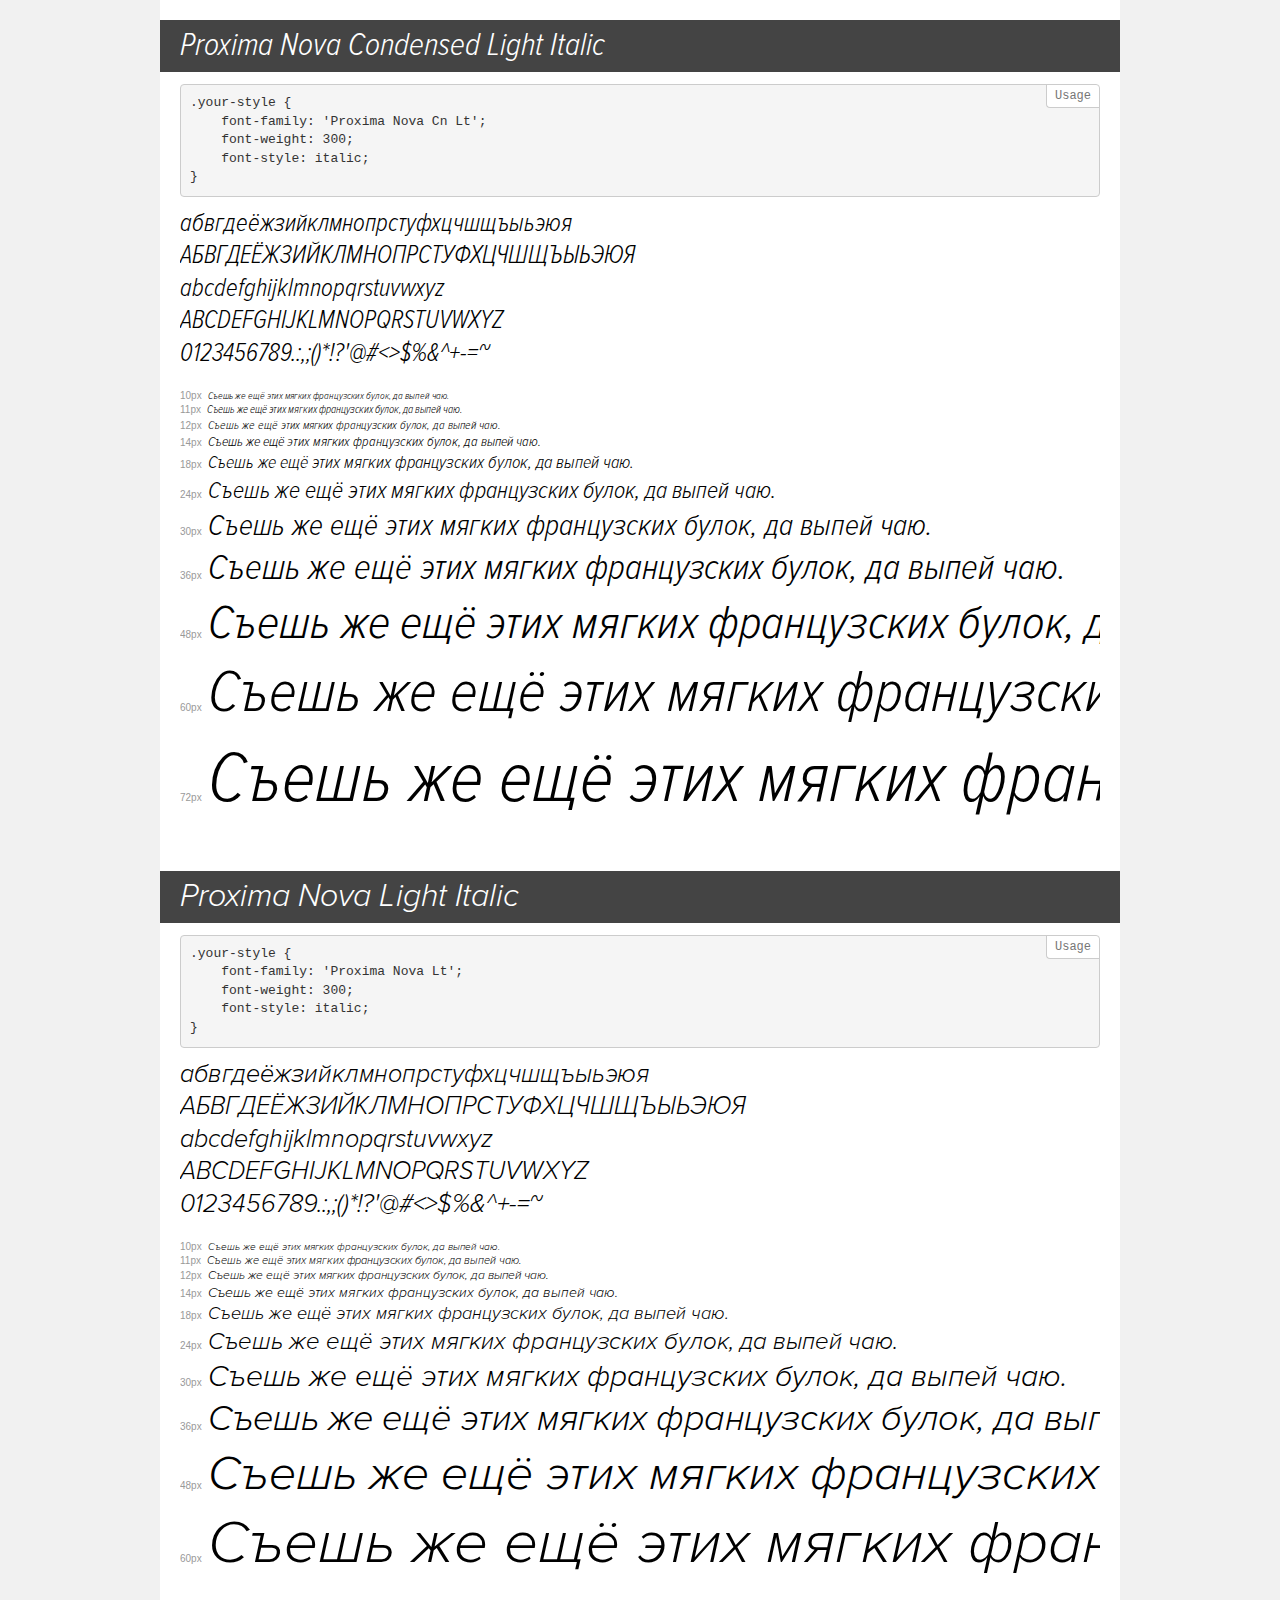
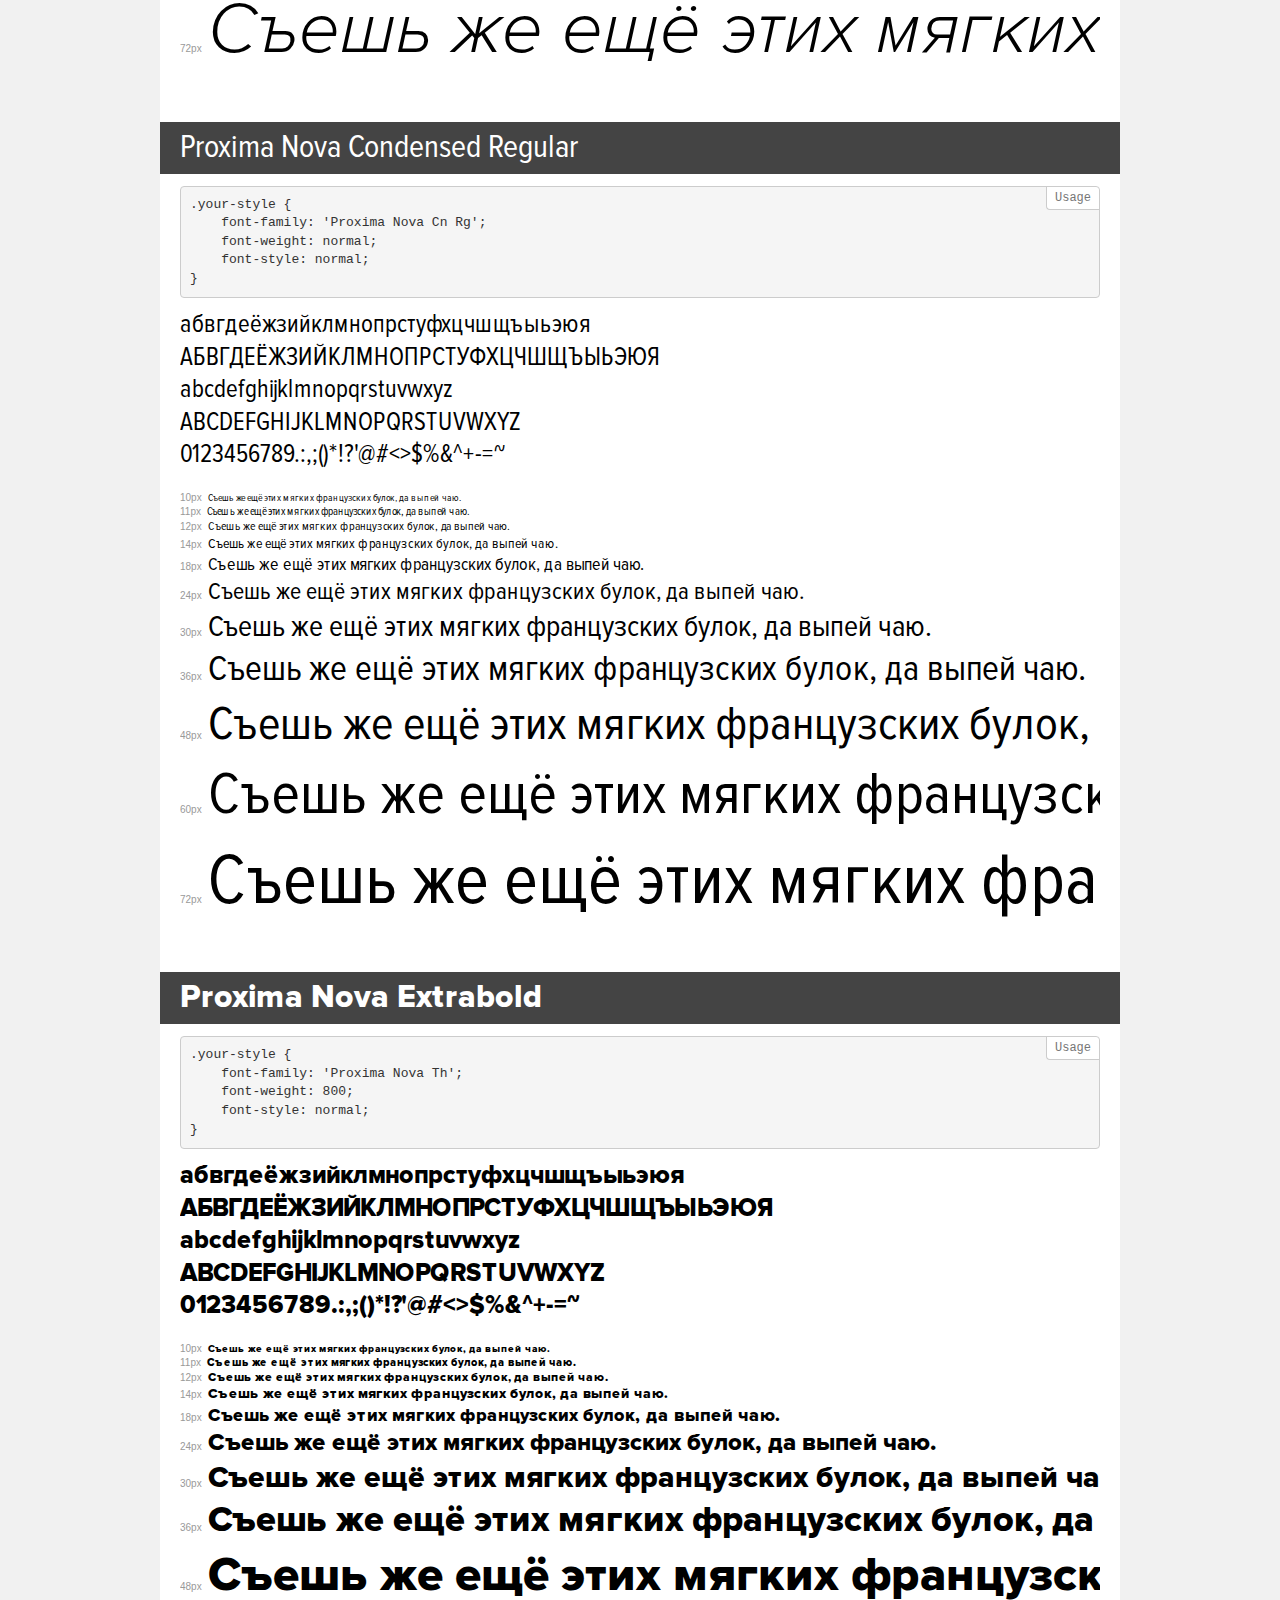
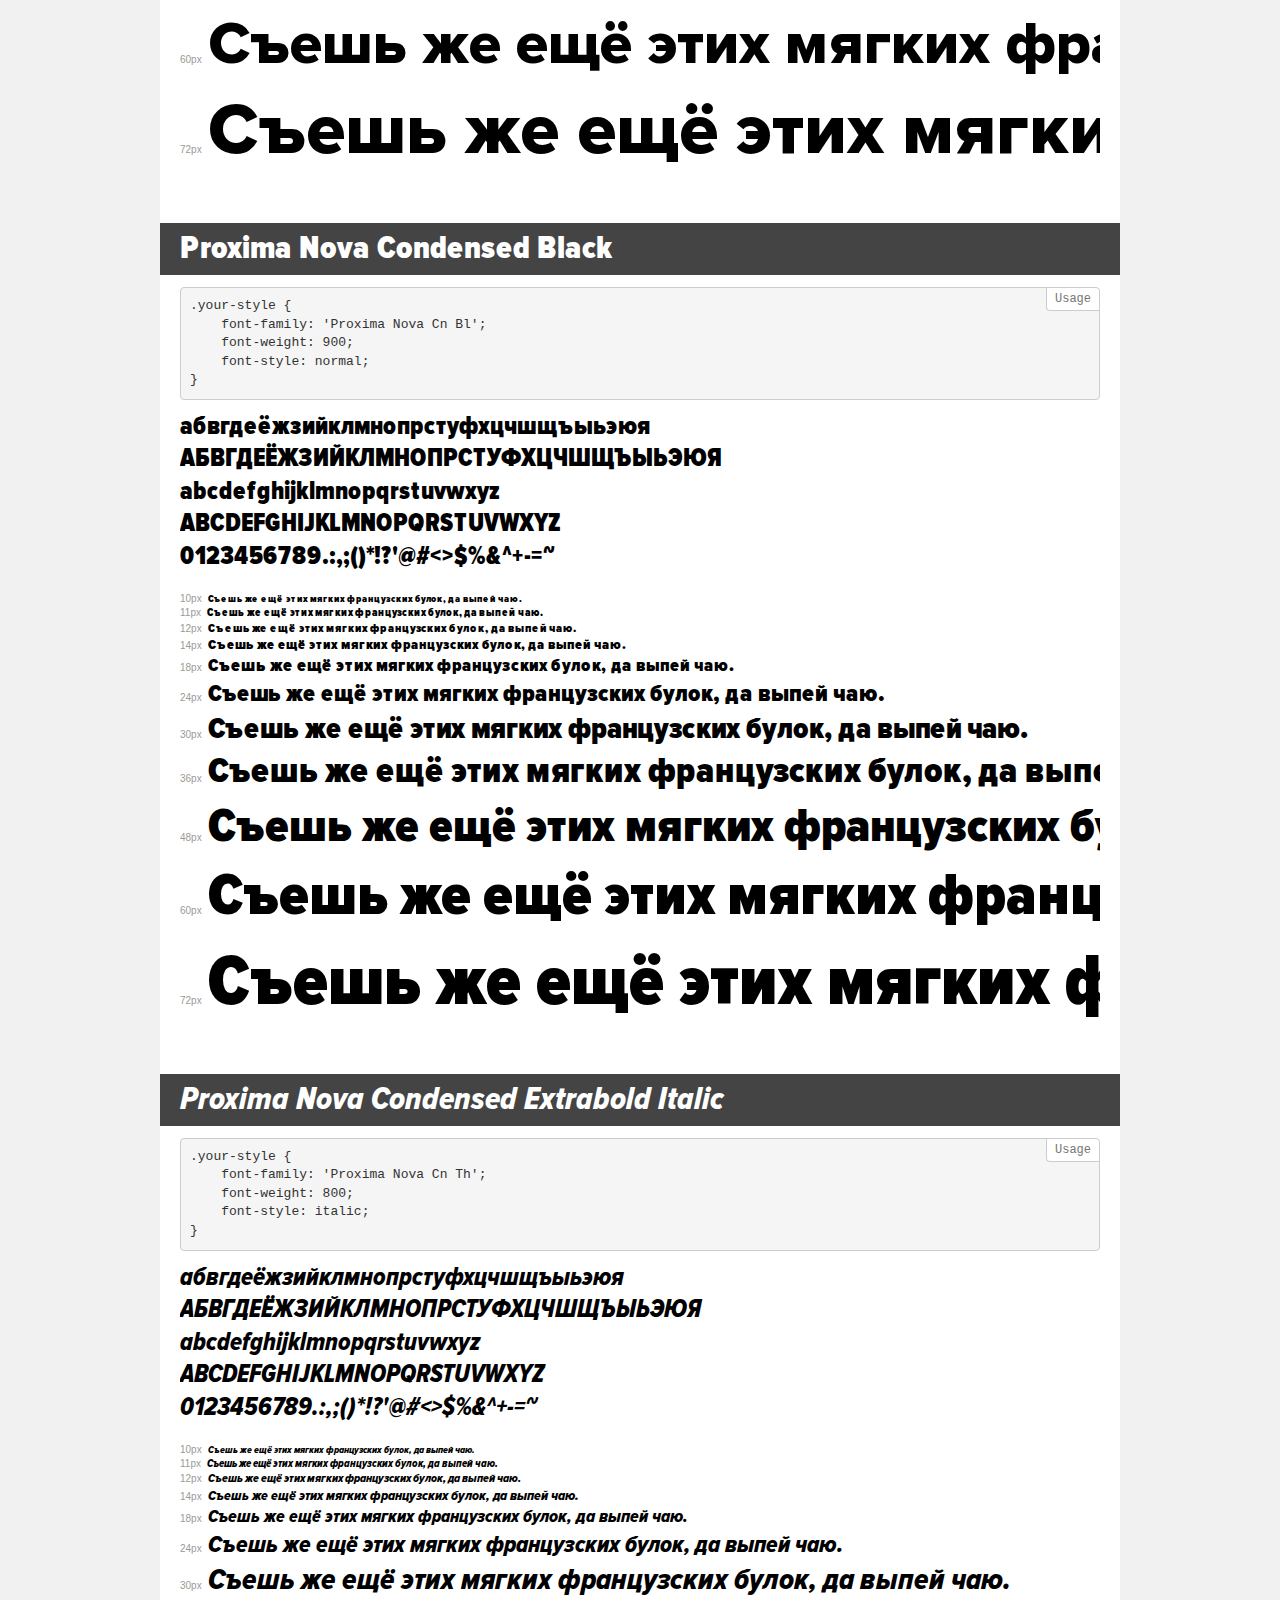
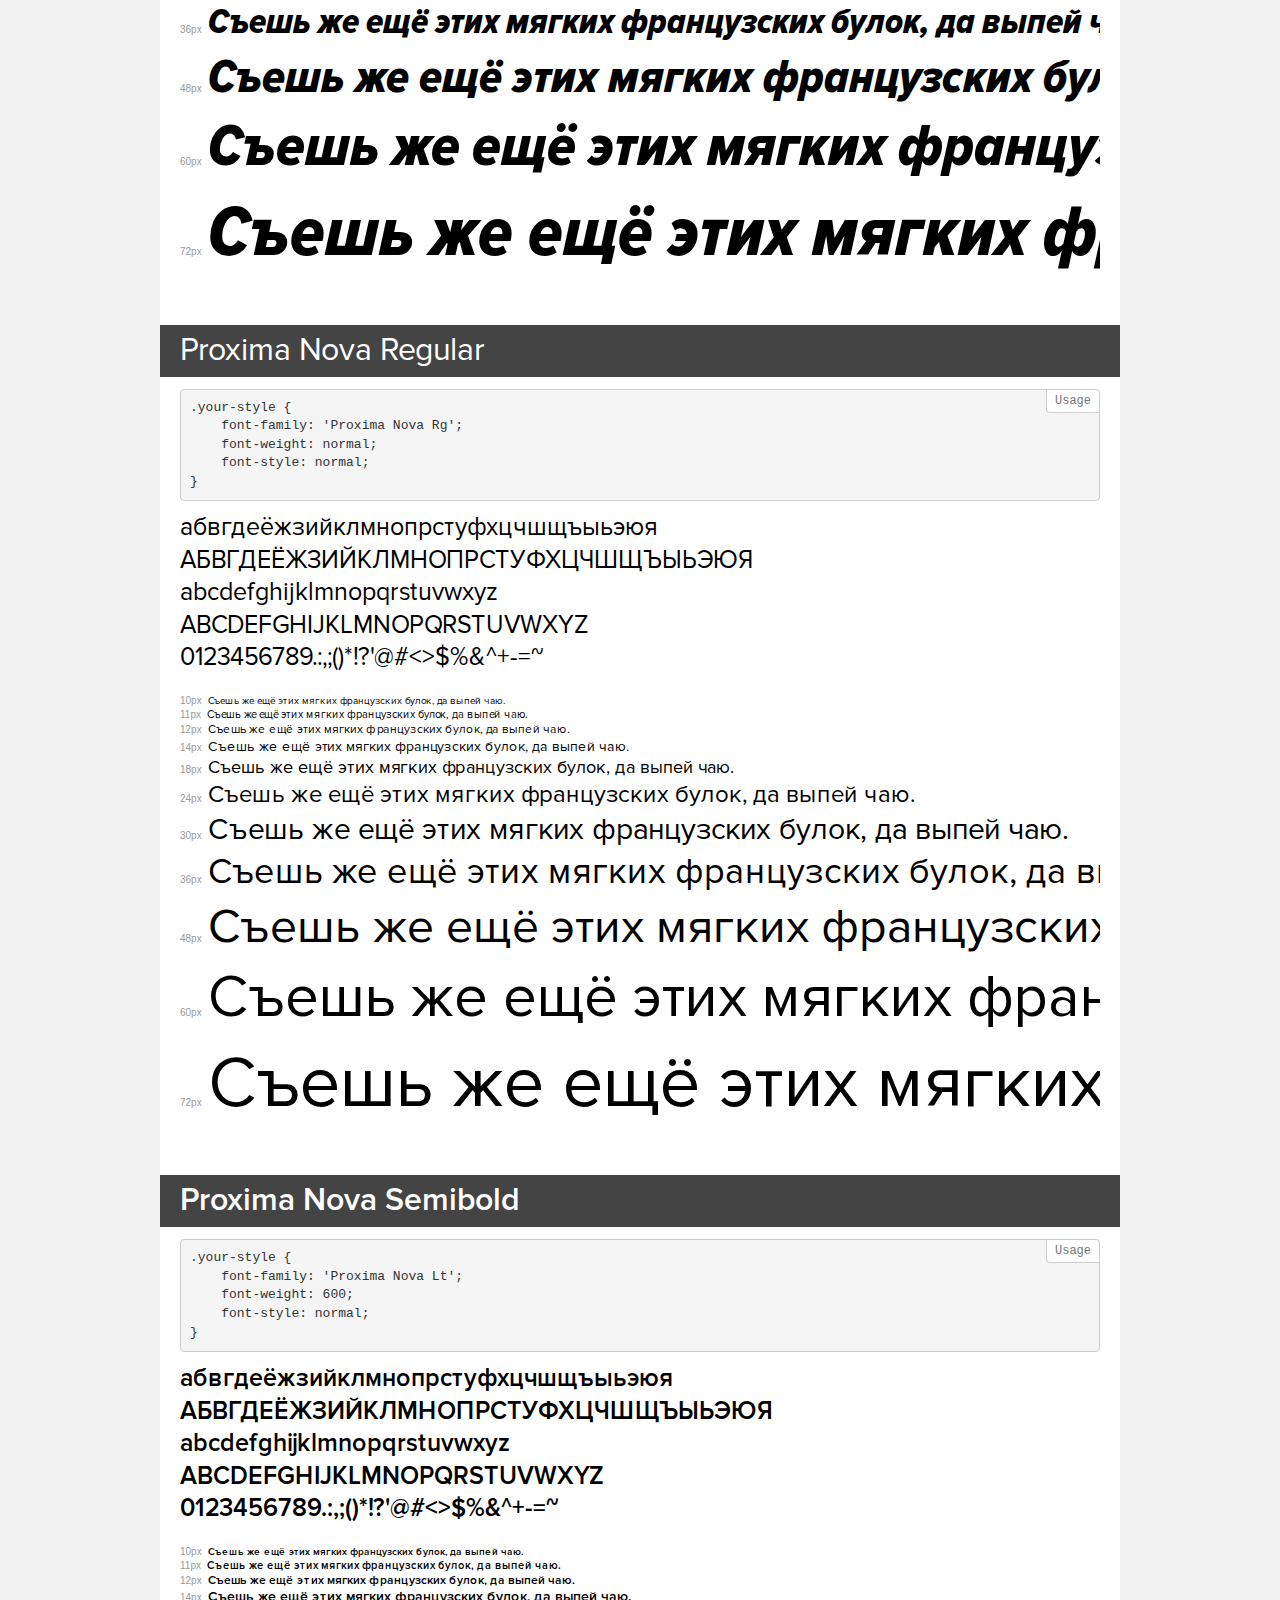
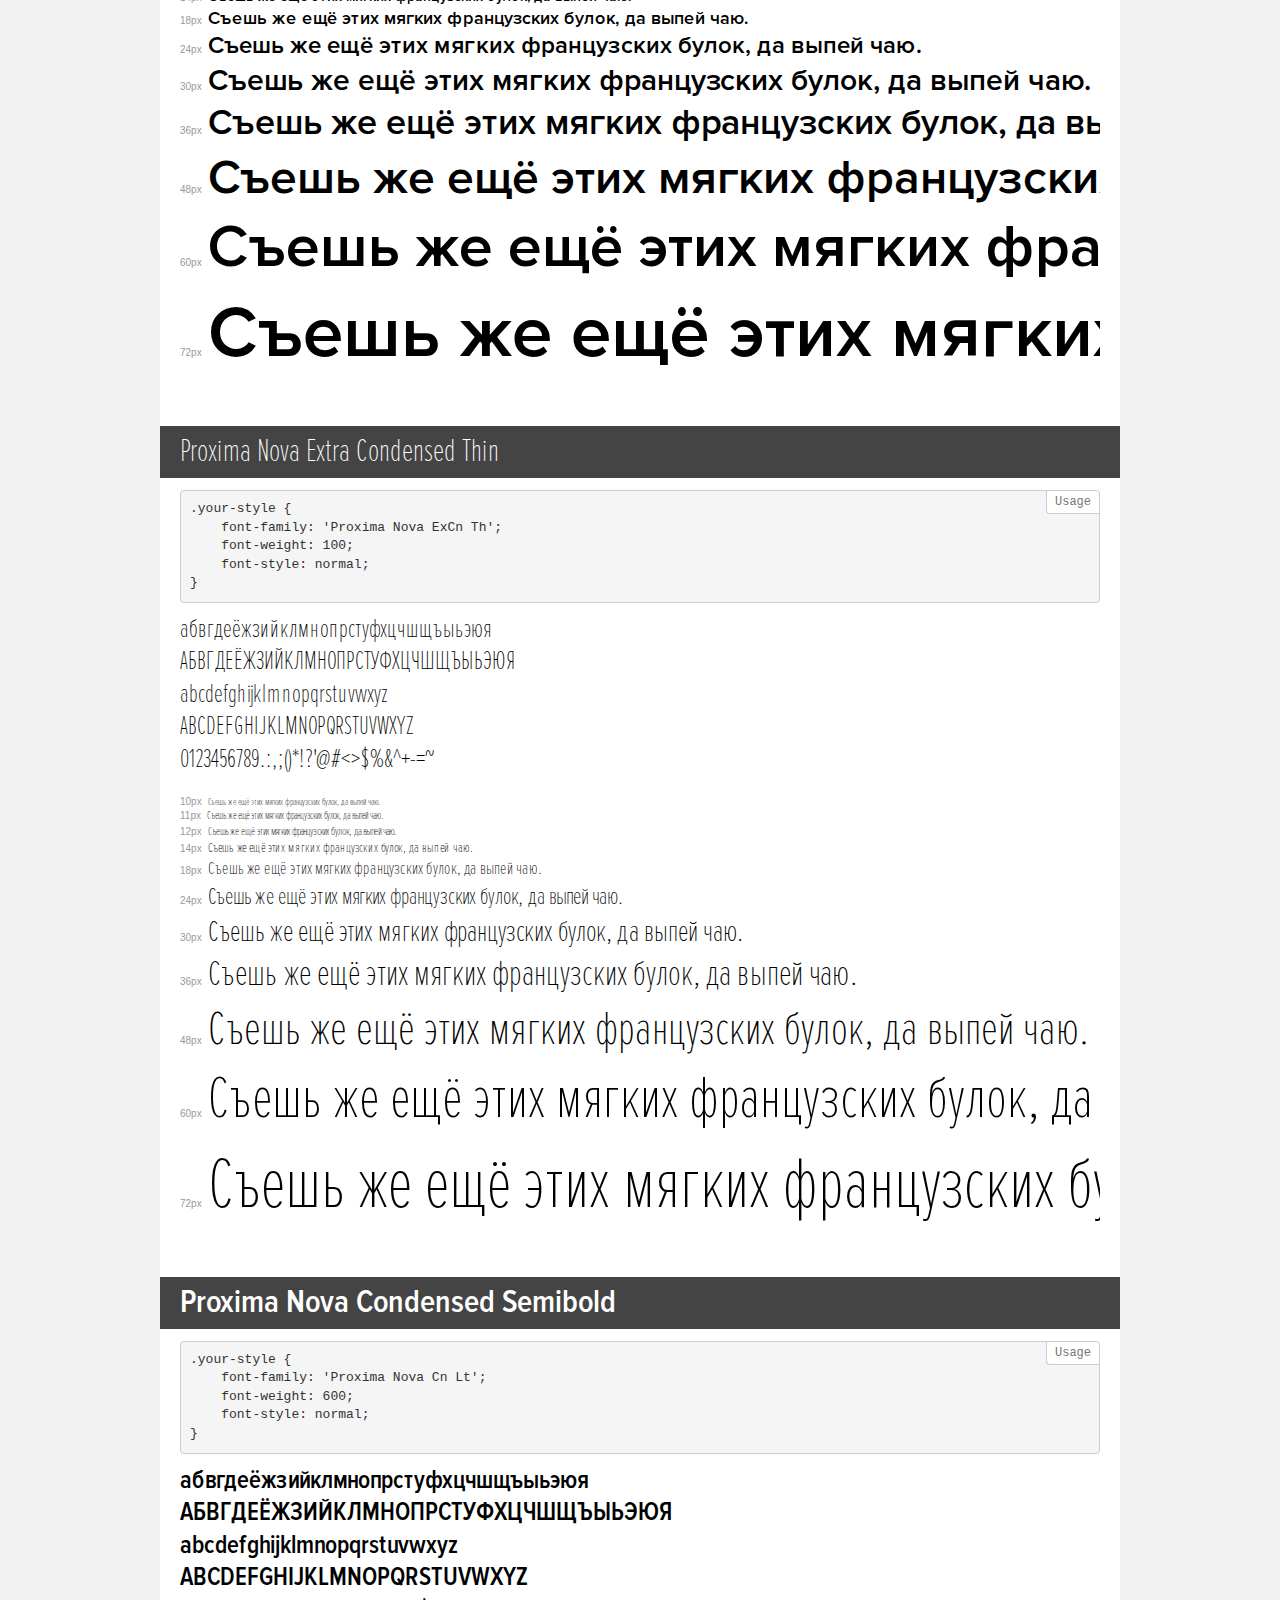
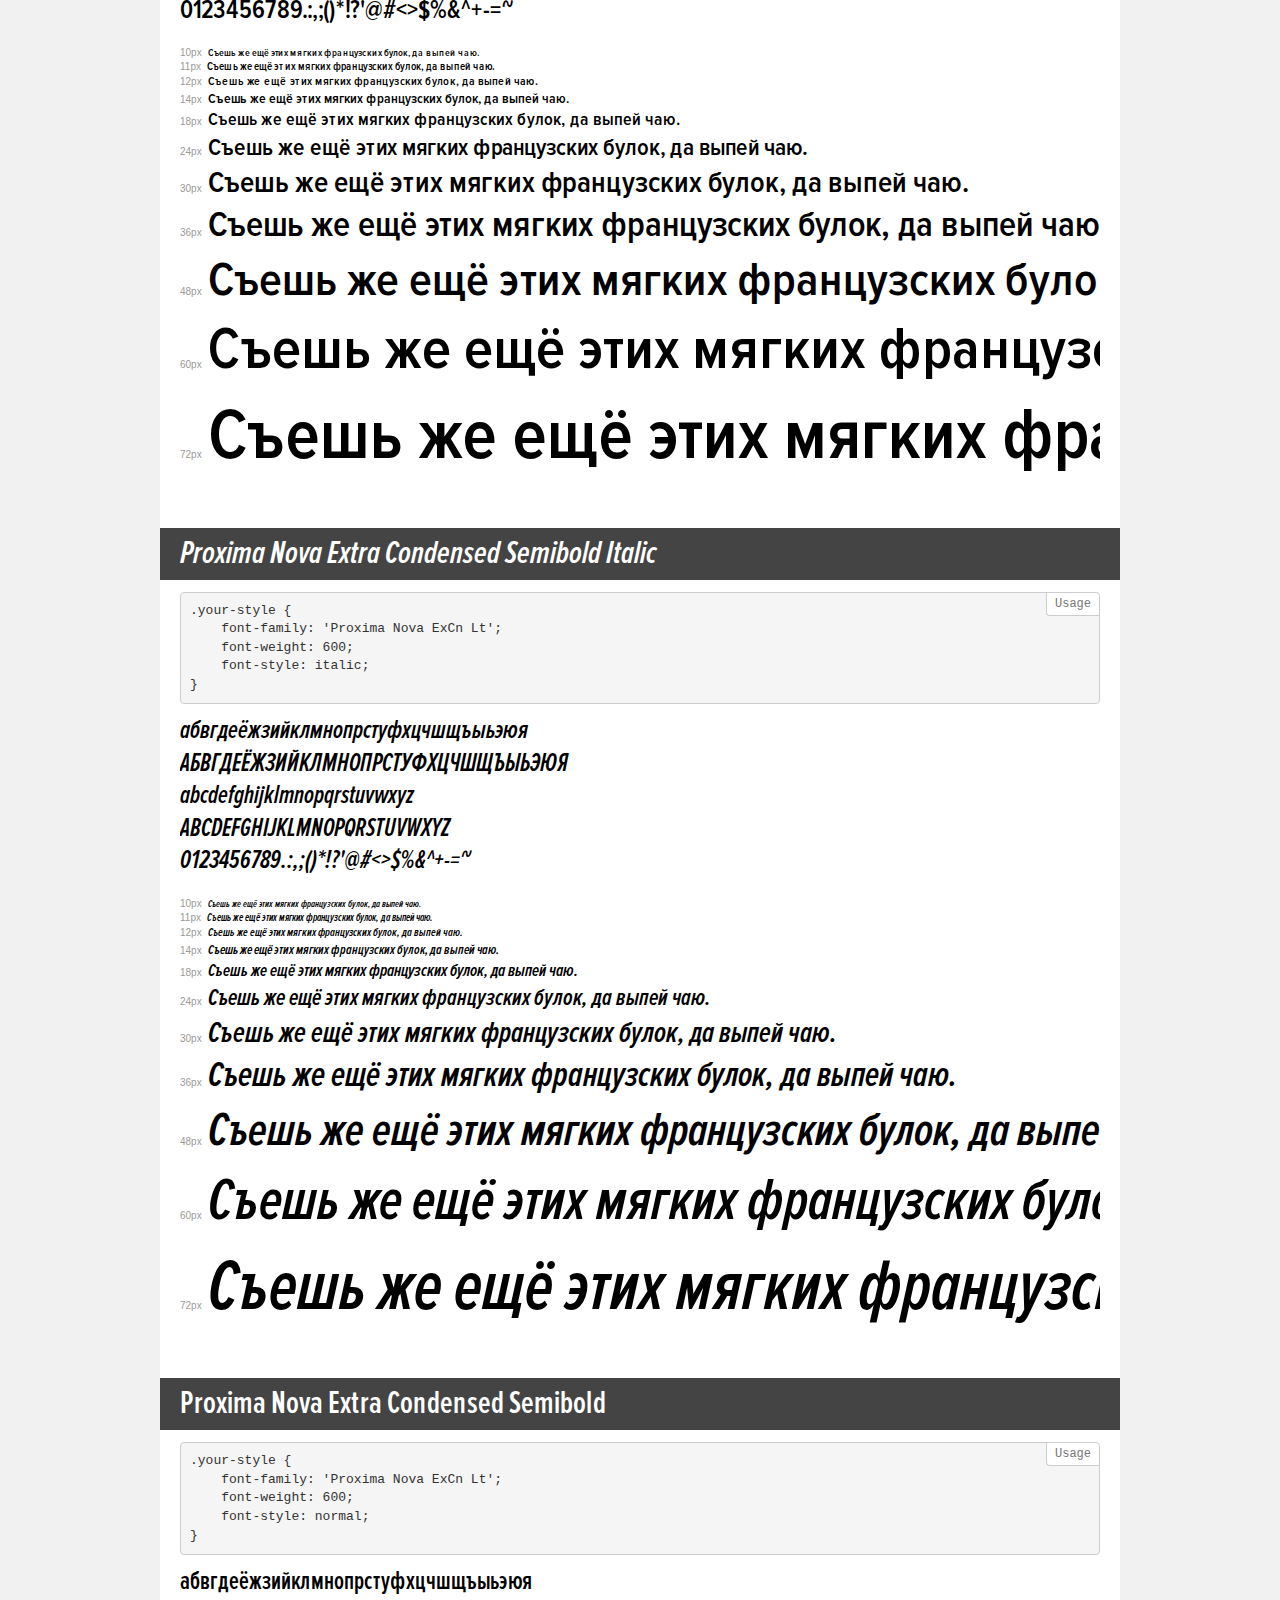
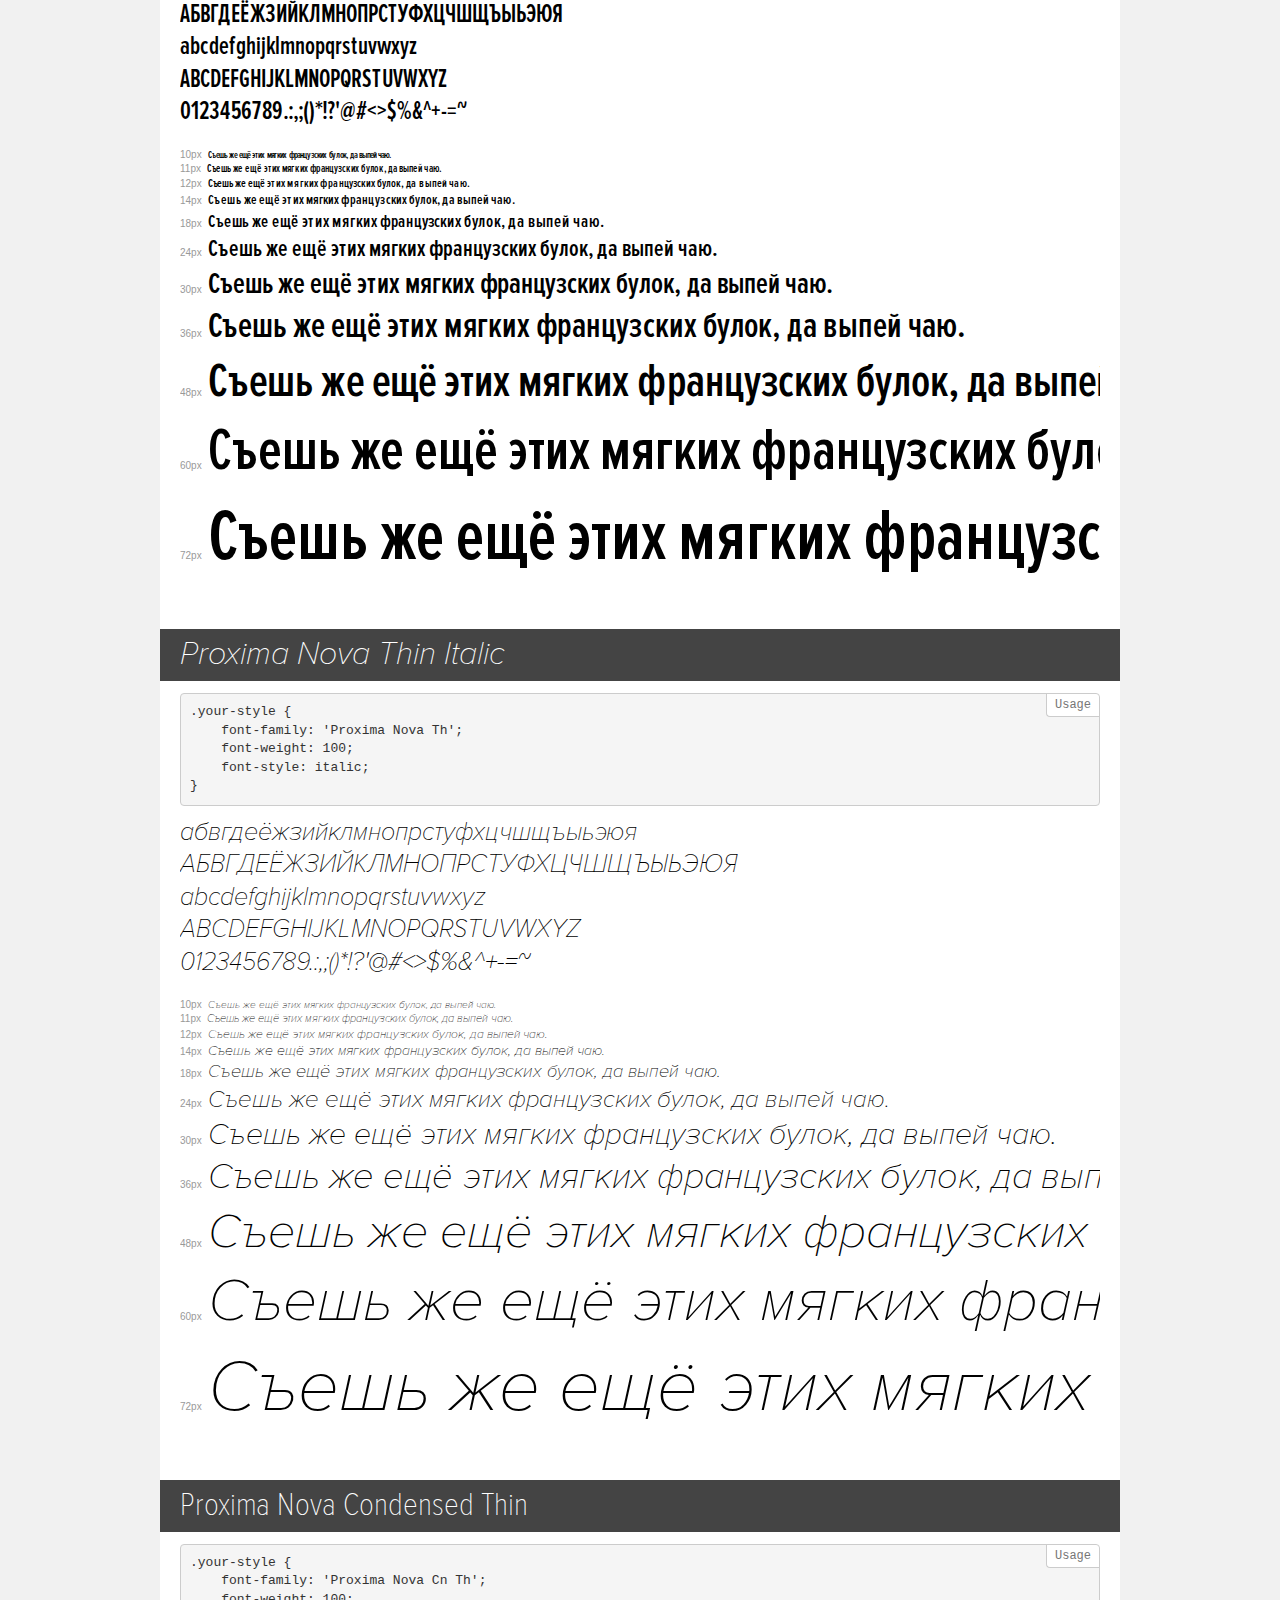
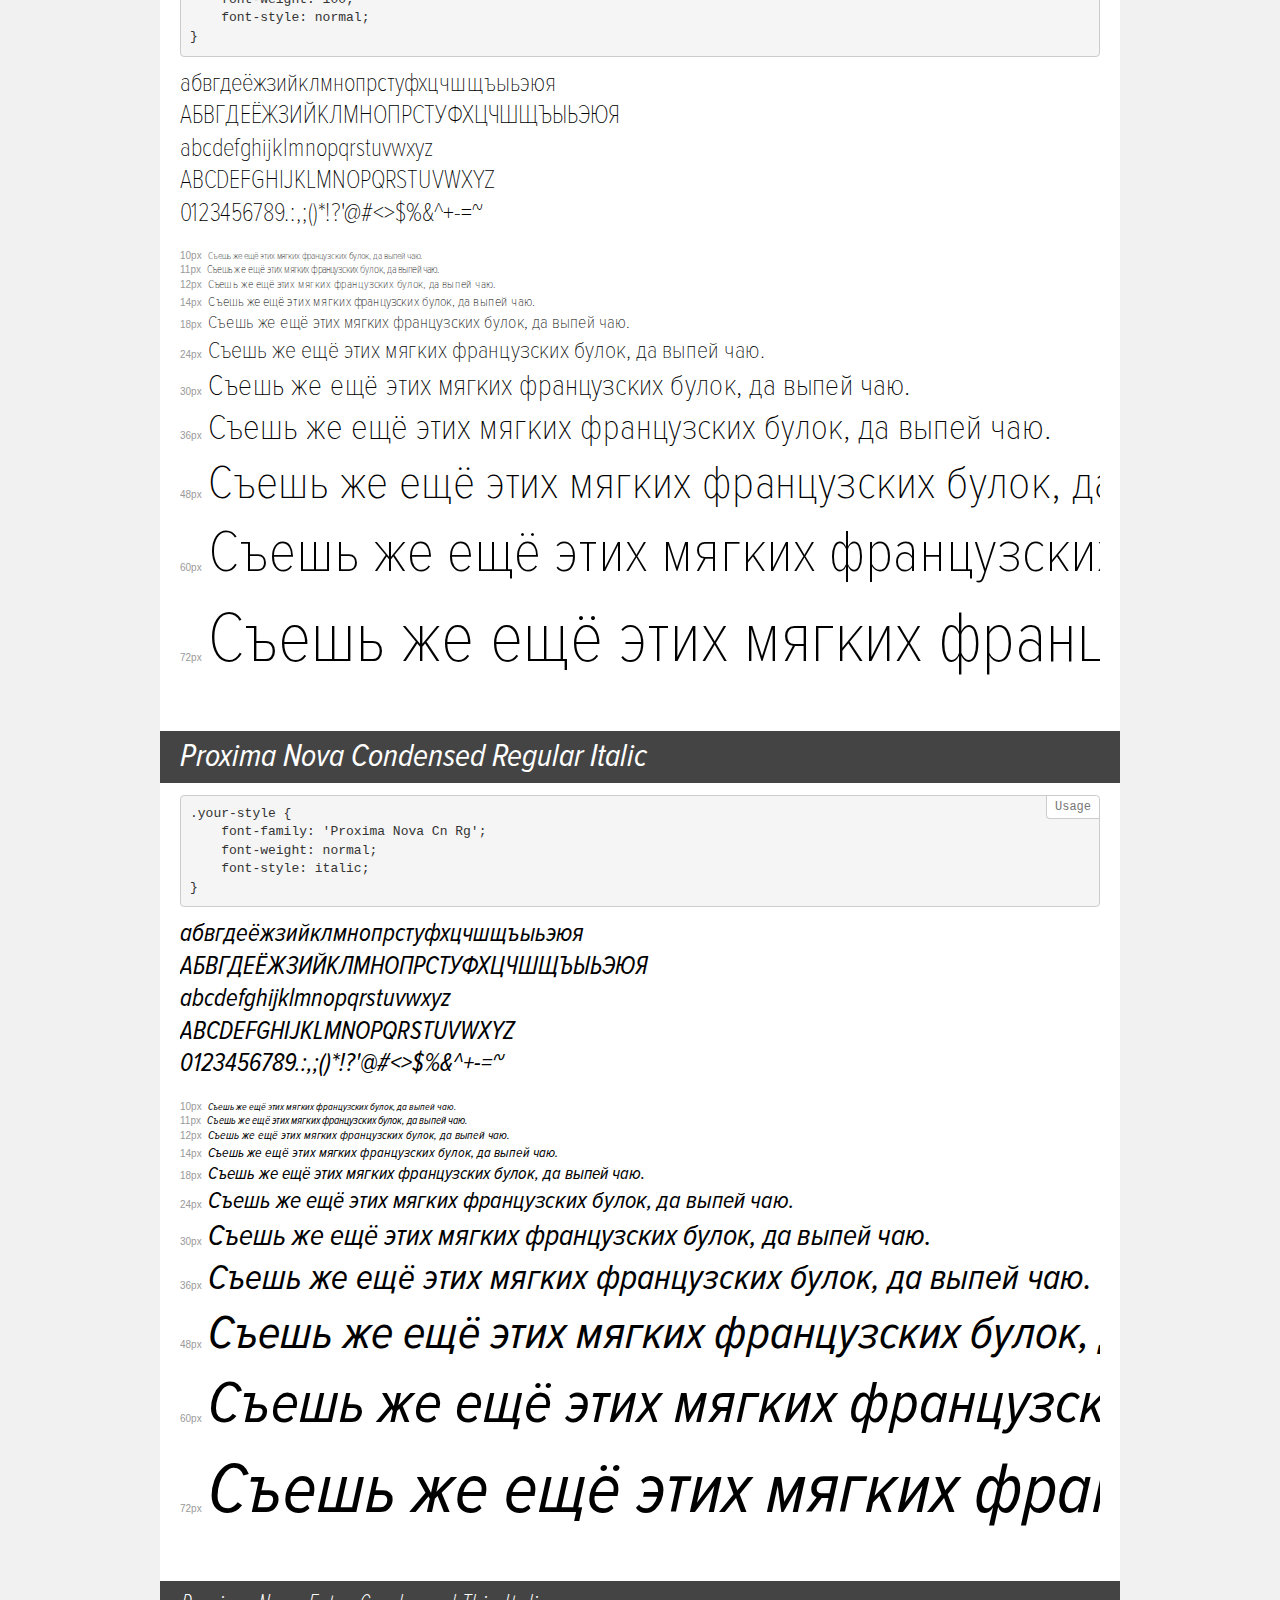
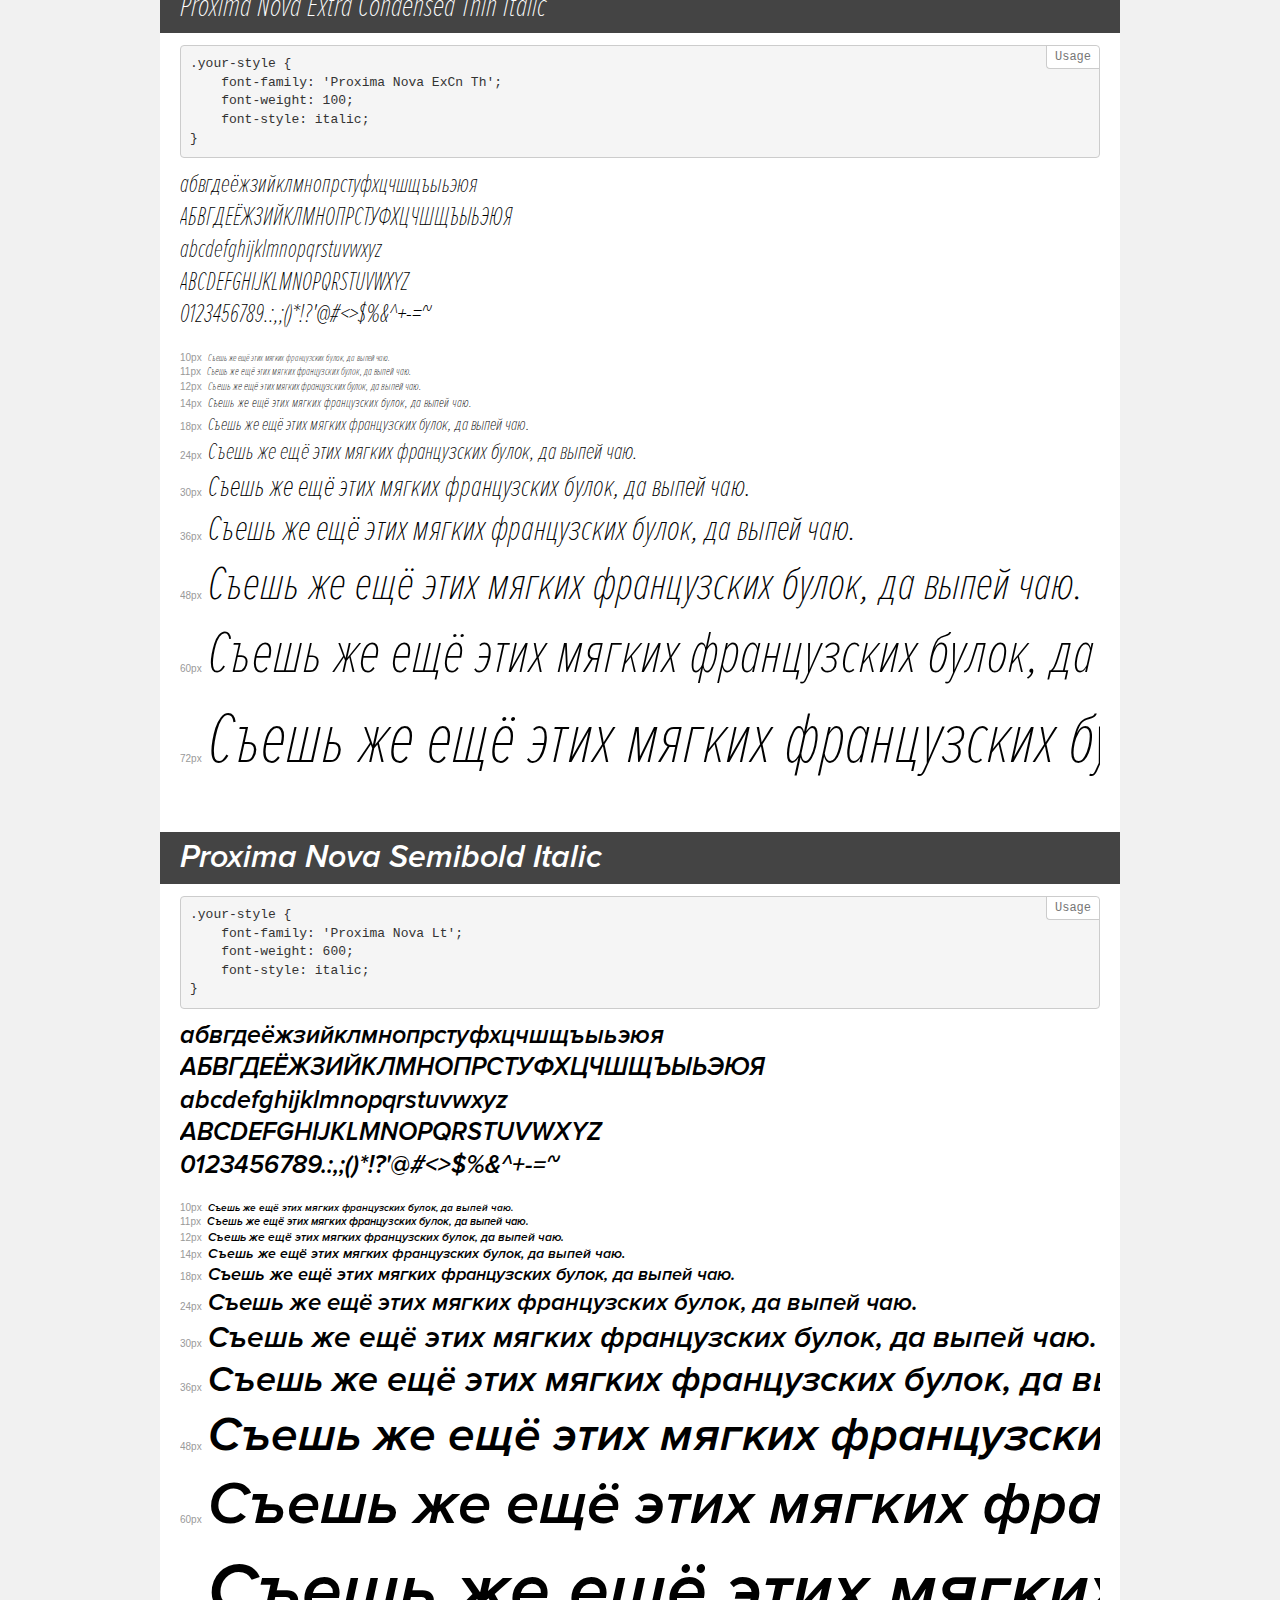
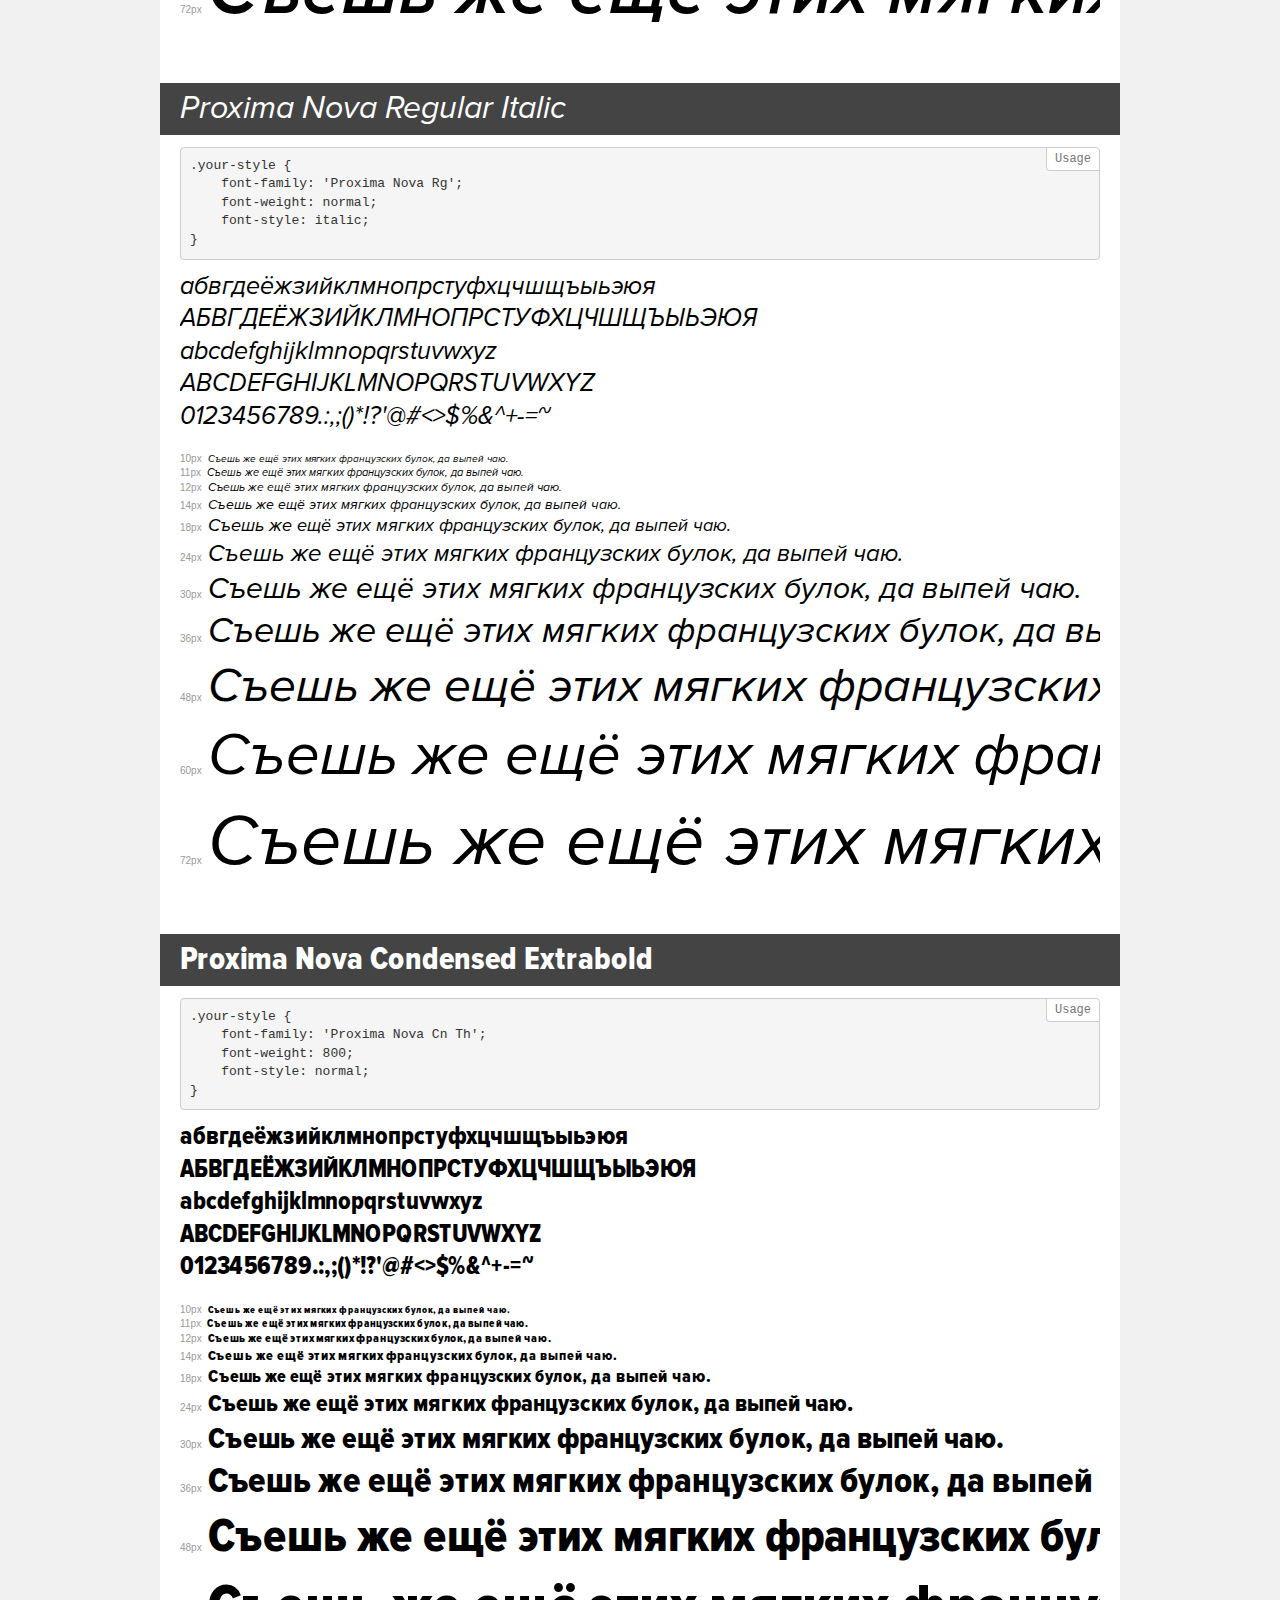
<file: font/ProximaNova/demo.html>
<!DOCTYPE html>
<html>
<head>
	<meta charset="utf-8">
	<meta http-equiv="X-UA-Compatible" content="IE=edge">
	<meta name="viewport" content="width=device-width, initial-scale=1">
	<meta name="robots" content="noindex, noarchive">
	<title>Transfonter demo</title>
	<link href="stylesheet.css" rel="stylesheet">
	<style>
		/*
		http://meyerweb.com/eric/tools/css/reset/
		v2.0 | 20110126
		License: none (public domain)
		*/
		html, body, div, span, applet, object, iframe,
		h1, h2, h3, h4, h5, h6, p, blockquote, pre,
		a, abbr, acronym, address, big, cite, code,
		del, dfn, em, img, ins, kbd, q, s, samp,
		small, strike, strong, sub, sup, tt, var,
		b, u, i, center,
		dl, dt, dd, ol, ul, li,
		fieldset, form, label, legend,
		table, caption, tbody, tfoot, thead, tr, th, td,
		article, aside, canvas, details, embed,
		figure, figcaption, footer, header, hgroup,
		menu, nav, output, ruby, section, summary,
		time, mark, audio, video {
			margin: 0;
			padding: 0;
			border: 0;
			font-size: 100%;
			font: inherit;
			vertical-align: baseline;
		}
		/* HTML5 display-role reset for older browsers */
		article, aside, details, figcaption, figure,
		footer, header, hgroup, menu, nav, section {
			display: block;
		}
		body {
			line-height: 1;
		}
		ol, ul {
			list-style: none;
		}
		blockquote, q {
			quotes: none;
		}
		blockquote:before, blockquote:after,
		q:before, q:after {
			content: '';
			content: none;
		}
		table {
			border-collapse: collapse;
			border-spacing: 0;
		}
		/* common styles */
		body {
			background: #f1f1f1;
			color: #000;
		}
		.page {
			background: #fff;
			width: 920px;
			margin: 0 auto;
			padding: 20px 20px 0 20px;
			overflow: hidden;
		}
		.font-container {
			overflow-x: auto;
			overflow-y: hidden;
			margin-bottom: 40px;
			line-height: 1.3;
			white-space: nowrap;
			padding-bottom: 5px;
		}
		h1 {
			position: relative;
			background: #444;
			font-size: 32px;
			color: #fff;
			padding: 10px 20px;
			margin: 0 -20px 12px -20px;
		}
		.letters {
			font-size: 25px;
			margin-bottom: 20px;
		}
		.s10:before {
			content: '10px';
		}
		.s11:before {
			content: '11px';
		}
		.s12:before {
			content: '12px';
		}
		.s14:before {
			content: '14px';
		}
		.s18:before {
			content: '18px';
		}
		.s24:before {
			content: '24px';
		}
		.s30:before {
			content: '30px';
		}
		.s36:before {
			content: '36px';
		}
		.s48:before {
			content: '48px';
		}
		.s60:before {
			content: '60px';
		}
		.s72:before {
			content: '72px';
		}
		.s10:before, .s11:before, .s12:before, .s14:before,
		.s18:before, .s24:before, .s30:before, .s36:before,
		.s48:before, .s60:before, .s72:before {
			font-family: Arial, sans-serif;
			font-size: 10px;
			font-weight: normal;
			font-style: normal;
			color: #999;
			padding-right: 6px;
		}
		pre {
			display: block;
			position: relative;
			padding: 9px;
			margin: 0 0 10px;
			font-family: Monaco, Menlo, Consolas, "Courier New", monospace !important;
			font-size: 13px;
			line-height: 1.428571429;
			color: #333;
			font-weight: normal !important;
			font-style: normal !important;
			background-color: #f5f5f5;
			border: 1px solid #ccc;
			overflow-x: auto;
			border-radius: 4px;
		}
		pre:after {
			display: block;
			position: absolute;
			right: 0;
			top: 0;
			content: 'Usage';
			line-height: 1;
			padding: 5px 8px;
			font-size: 12px;
			color: #767676;
			background-color: #fff;
			border: 1px solid #ccc;
			border-right: none;
			border-top: none;
			border-radius: 0 4px 0 4px;
			z-index: 10;
		}
		/* responsive */
		@media (max-width: 959px) {
			.page {
				width: auto;
				margin: 0;
			}
		}
	</style>
</head>
<body>
<div class="page">
	<div class="demo" style="font-family: 'Proxima Nova Cn Lt'; font-weight: 300; font-style: italic;">
		<h1>Proxima Nova Condensed Light Italic</h1>
		<pre>.your-style {
    font-family: 'Proxima Nova Cn Lt';
    font-weight: 300;
    font-style: italic;
}</pre>
		<div class="font-container">
			<p class="letters">
				абвгдеёжзийклмнопрстуфхцчшщъыьэюя <br />
				АБВГДЕЁЖЗИЙКЛМНОПРСТУФХЦЧШЩЪЫЬЭЮЯ <br />
				abcdefghijklmnopqrstuvwxyz <br />
				ABCDEFGHIJKLMNOPQRSTUVWXYZ <br />				0123456789.:,;()*!?'@#<>$%&^+-=~
			</p>
			<p class="s10" style="font-size: 10px;">Съешь же ещё этих мягких французских булок, да выпей чаю.</p>
			<p class="s11" style="font-size: 11px;">Съешь же ещё этих мягких французских булок, да выпей чаю.</p>
			<p class="s12" style="font-size: 12px;">Съешь же ещё этих мягких французских булок, да выпей чаю.</p>
			<p class="s14" style="font-size: 14px;">Съешь же ещё этих мягких французских булок, да выпей чаю.</p>
			<p class="s18" style="font-size: 18px;">Съешь же ещё этих мягких французских булок, да выпей чаю.</p>
			<p class="s24" style="font-size: 24px;">Съешь же ещё этих мягких французских булок, да выпей чаю.</p>
			<p class="s30" style="font-size: 30px;">Съешь же ещё этих мягких французских булок, да выпей чаю.</p>
			<p class="s36" style="font-size: 36px;">Съешь же ещё этих мягких французских булок, да выпей чаю.</p>
			<p class="s48" style="font-size: 48px;">Съешь же ещё этих мягких французских булок, да выпей чаю.</p>
			<p class="s60" style="font-size: 60px;">Съешь же ещё этих мягких французских булок, да выпей чаю.</p>
			<p class="s72" style="font-size: 72px;">Съешь же ещё этих мягких французских булок, да выпей чаю.</p>
		</div>
	</div>
	<div class="demo" style="font-family: 'Proxima Nova Lt'; font-weight: 300; font-style: italic;">
		<h1>Proxima Nova Light Italic</h1>
		<pre>.your-style {
    font-family: 'Proxima Nova Lt';
    font-weight: 300;
    font-style: italic;
}</pre>
		<div class="font-container">
			<p class="letters">
				абвгдеёжзийклмнопрстуфхцчшщъыьэюя <br />
				АБВГДЕЁЖЗИЙКЛМНОПРСТУФХЦЧШЩЪЫЬЭЮЯ <br />
				abcdefghijklmnopqrstuvwxyz <br />
				ABCDEFGHIJKLMNOPQRSTUVWXYZ <br />				0123456789.:,;()*!?'@#<>$%&^+-=~
			</p>
			<p class="s10" style="font-size: 10px;">Съешь же ещё этих мягких французских булок, да выпей чаю.</p>
			<p class="s11" style="font-size: 11px;">Съешь же ещё этих мягких французских булок, да выпей чаю.</p>
			<p class="s12" style="font-size: 12px;">Съешь же ещё этих мягких французских булок, да выпей чаю.</p>
			<p class="s14" style="font-size: 14px;">Съешь же ещё этих мягких французских булок, да выпей чаю.</p>
			<p class="s18" style="font-size: 18px;">Съешь же ещё этих мягких французских булок, да выпей чаю.</p>
			<p class="s24" style="font-size: 24px;">Съешь же ещё этих мягких французских булок, да выпей чаю.</p>
			<p class="s30" style="font-size: 30px;">Съешь же ещё этих мягких французских булок, да выпей чаю.</p>
			<p class="s36" style="font-size: 36px;">Съешь же ещё этих мягких французских булок, да выпей чаю.</p>
			<p class="s48" style="font-size: 48px;">Съешь же ещё этих мягких французских булок, да выпей чаю.</p>
			<p class="s60" style="font-size: 60px;">Съешь же ещё этих мягких французских булок, да выпей чаю.</p>
			<p class="s72" style="font-size: 72px;">Съешь же ещё этих мягких французских булок, да выпей чаю.</p>
		</div>
	</div>
	<div class="demo" style="font-family: 'Proxima Nova Cn Rg'; font-weight: normal; font-style: normal;">
		<h1>Proxima Nova Condensed Regular</h1>
		<pre>.your-style {
    font-family: 'Proxima Nova Cn Rg';
    font-weight: normal;
    font-style: normal;
}</pre>
		<div class="font-container">
			<p class="letters">
				абвгдеёжзийклмнопрстуфхцчшщъыьэюя <br />
				АБВГДЕЁЖЗИЙКЛМНОПРСТУФХЦЧШЩЪЫЬЭЮЯ <br />
				abcdefghijklmnopqrstuvwxyz <br />
				ABCDEFGHIJKLMNOPQRSTUVWXYZ <br />				0123456789.:,;()*!?'@#<>$%&^+-=~
			</p>
			<p class="s10" style="font-size: 10px;">Съешь же ещё этих мягких французских булок, да выпей чаю.</p>
			<p class="s11" style="font-size: 11px;">Съешь же ещё этих мягких французских булок, да выпей чаю.</p>
			<p class="s12" style="font-size: 12px;">Съешь же ещё этих мягких французских булок, да выпей чаю.</p>
			<p class="s14" style="font-size: 14px;">Съешь же ещё этих мягких французских булок, да выпей чаю.</p>
			<p class="s18" style="font-size: 18px;">Съешь же ещё этих мягких французских булок, да выпей чаю.</p>
			<p class="s24" style="font-size: 24px;">Съешь же ещё этих мягких французских булок, да выпей чаю.</p>
			<p class="s30" style="font-size: 30px;">Съешь же ещё этих мягких французских булок, да выпей чаю.</p>
			<p class="s36" style="font-size: 36px;">Съешь же ещё этих мягких французских булок, да выпей чаю.</p>
			<p class="s48" style="font-size: 48px;">Съешь же ещё этих мягких французских булок, да выпей чаю.</p>
			<p class="s60" style="font-size: 60px;">Съешь же ещё этих мягких французских булок, да выпей чаю.</p>
			<p class="s72" style="font-size: 72px;">Съешь же ещё этих мягких французских булок, да выпей чаю.</p>
		</div>
	</div>
	<div class="demo" style="font-family: 'Proxima Nova Th'; font-weight: 800; font-style: normal;">
		<h1>Proxima Nova Extrabold</h1>
		<pre>.your-style {
    font-family: 'Proxima Nova Th';
    font-weight: 800;
    font-style: normal;
}</pre>
		<div class="font-container">
			<p class="letters">
				абвгдеёжзийклмнопрстуфхцчшщъыьэюя <br />
				АБВГДЕЁЖЗИЙКЛМНОПРСТУФХЦЧШЩЪЫЬЭЮЯ <br />
				abcdefghijklmnopqrstuvwxyz <br />
				ABCDEFGHIJKLMNOPQRSTUVWXYZ <br />				0123456789.:,;()*!?'@#<>$%&^+-=~
			</p>
			<p class="s10" style="font-size: 10px;">Съешь же ещё этих мягких французских булок, да выпей чаю.</p>
			<p class="s11" style="font-size: 11px;">Съешь же ещё этих мягких французских булок, да выпей чаю.</p>
			<p class="s12" style="font-size: 12px;">Съешь же ещё этих мягких французских булок, да выпей чаю.</p>
			<p class="s14" style="font-size: 14px;">Съешь же ещё этих мягких французских булок, да выпей чаю.</p>
			<p class="s18" style="font-size: 18px;">Съешь же ещё этих мягких французских булок, да выпей чаю.</p>
			<p class="s24" style="font-size: 24px;">Съешь же ещё этих мягких французских булок, да выпей чаю.</p>
			<p class="s30" style="font-size: 30px;">Съешь же ещё этих мягких французских булок, да выпей чаю.</p>
			<p class="s36" style="font-size: 36px;">Съешь же ещё этих мягких французских булок, да выпей чаю.</p>
			<p class="s48" style="font-size: 48px;">Съешь же ещё этих мягких французских булок, да выпей чаю.</p>
			<p class="s60" style="font-size: 60px;">Съешь же ещё этих мягких французских булок, да выпей чаю.</p>
			<p class="s72" style="font-size: 72px;">Съешь же ещё этих мягких французских булок, да выпей чаю.</p>
		</div>
	</div>
	<div class="demo" style="font-family: 'Proxima Nova Cn Bl'; font-weight: 900; font-style: normal;">
		<h1>Proxima Nova Condensed Black</h1>
		<pre>.your-style {
    font-family: 'Proxima Nova Cn Bl';
    font-weight: 900;
    font-style: normal;
}</pre>
		<div class="font-container">
			<p class="letters">
				абвгдеёжзийклмнопрстуфхцчшщъыьэюя <br />
				АБВГДЕЁЖЗИЙКЛМНОПРСТУФХЦЧШЩЪЫЬЭЮЯ <br />
				abcdefghijklmnopqrstuvwxyz <br />
				ABCDEFGHIJKLMNOPQRSTUVWXYZ <br />				0123456789.:,;()*!?'@#<>$%&^+-=~
			</p>
			<p class="s10" style="font-size: 10px;">Съешь же ещё этих мягких французских булок, да выпей чаю.</p>
			<p class="s11" style="font-size: 11px;">Съешь же ещё этих мягких французских булок, да выпей чаю.</p>
			<p class="s12" style="font-size: 12px;">Съешь же ещё этих мягких французских булок, да выпей чаю.</p>
			<p class="s14" style="font-size: 14px;">Съешь же ещё этих мягких французских булок, да выпей чаю.</p>
			<p class="s18" style="font-size: 18px;">Съешь же ещё этих мягких французских булок, да выпей чаю.</p>
			<p class="s24" style="font-size: 24px;">Съешь же ещё этих мягких французских булок, да выпей чаю.</p>
			<p class="s30" style="font-size: 30px;">Съешь же ещё этих мягких французских булок, да выпей чаю.</p>
			<p class="s36" style="font-size: 36px;">Съешь же ещё этих мягких французских булок, да выпей чаю.</p>
			<p class="s48" style="font-size: 48px;">Съешь же ещё этих мягких французских булок, да выпей чаю.</p>
			<p class="s60" style="font-size: 60px;">Съешь же ещё этих мягких французских булок, да выпей чаю.</p>
			<p class="s72" style="font-size: 72px;">Съешь же ещё этих мягких французских булок, да выпей чаю.</p>
		</div>
	</div>
	<div class="demo" style="font-family: 'Proxima Nova Cn Th'; font-weight: 800; font-style: italic;">
		<h1>Proxima Nova Condensed Extrabold Italic</h1>
		<pre>.your-style {
    font-family: 'Proxima Nova Cn Th';
    font-weight: 800;
    font-style: italic;
}</pre>
		<div class="font-container">
			<p class="letters">
				абвгдеёжзийклмнопрстуфхцчшщъыьэюя <br />
				АБВГДЕЁЖЗИЙКЛМНОПРСТУФХЦЧШЩЪЫЬЭЮЯ <br />
				abcdefghijklmnopqrstuvwxyz <br />
				ABCDEFGHIJKLMNOPQRSTUVWXYZ <br />				0123456789.:,;()*!?'@#<>$%&^+-=~
			</p>
			<p class="s10" style="font-size: 10px;">Съешь же ещё этих мягких французских булок, да выпей чаю.</p>
			<p class="s11" style="font-size: 11px;">Съешь же ещё этих мягких французских булок, да выпей чаю.</p>
			<p class="s12" style="font-size: 12px;">Съешь же ещё этих мягких французских булок, да выпей чаю.</p>
			<p class="s14" style="font-size: 14px;">Съешь же ещё этих мягких французских булок, да выпей чаю.</p>
			<p class="s18" style="font-size: 18px;">Съешь же ещё этих мягких французских булок, да выпей чаю.</p>
			<p class="s24" style="font-size: 24px;">Съешь же ещё этих мягких французских булок, да выпей чаю.</p>
			<p class="s30" style="font-size: 30px;">Съешь же ещё этих мягких французских булок, да выпей чаю.</p>
			<p class="s36" style="font-size: 36px;">Съешь же ещё этих мягких французских булок, да выпей чаю.</p>
			<p class="s48" style="font-size: 48px;">Съешь же ещё этих мягких французских булок, да выпей чаю.</p>
			<p class="s60" style="font-size: 60px;">Съешь же ещё этих мягких французских булок, да выпей чаю.</p>
			<p class="s72" style="font-size: 72px;">Съешь же ещё этих мягких французских булок, да выпей чаю.</p>
		</div>
	</div>
	<div class="demo" style="font-family: 'Proxima Nova Rg'; font-weight: normal; font-style: normal;">
		<h1>Proxima Nova Regular</h1>
		<pre>.your-style {
    font-family: 'Proxima Nova Rg';
    font-weight: normal;
    font-style: normal;
}</pre>
		<div class="font-container">
			<p class="letters">
				абвгдеёжзийклмнопрстуфхцчшщъыьэюя <br />
				АБВГДЕЁЖЗИЙКЛМНОПРСТУФХЦЧШЩЪЫЬЭЮЯ <br />
				abcdefghijklmnopqrstuvwxyz <br />
				ABCDEFGHIJKLMNOPQRSTUVWXYZ <br />				0123456789.:,;()*!?'@#<>$%&^+-=~
			</p>
			<p class="s10" style="font-size: 10px;">Съешь же ещё этих мягких французских булок, да выпей чаю.</p>
			<p class="s11" style="font-size: 11px;">Съешь же ещё этих мягких французских булок, да выпей чаю.</p>
			<p class="s12" style="font-size: 12px;">Съешь же ещё этих мягких французских булок, да выпей чаю.</p>
			<p class="s14" style="font-size: 14px;">Съешь же ещё этих мягких французских булок, да выпей чаю.</p>
			<p class="s18" style="font-size: 18px;">Съешь же ещё этих мягких французских булок, да выпей чаю.</p>
			<p class="s24" style="font-size: 24px;">Съешь же ещё этих мягких французских булок, да выпей чаю.</p>
			<p class="s30" style="font-size: 30px;">Съешь же ещё этих мягких французских булок, да выпей чаю.</p>
			<p class="s36" style="font-size: 36px;">Съешь же ещё этих мягких французских булок, да выпей чаю.</p>
			<p class="s48" style="font-size: 48px;">Съешь же ещё этих мягких французских булок, да выпей чаю.</p>
			<p class="s60" style="font-size: 60px;">Съешь же ещё этих мягких французских булок, да выпей чаю.</p>
			<p class="s72" style="font-size: 72px;">Съешь же ещё этих мягких французских булок, да выпей чаю.</p>
		</div>
	</div>
	<div class="demo" style="font-family: 'Proxima Nova Lt'; font-weight: 600; font-style: normal;">
		<h1>Proxima Nova Semibold</h1>
		<pre>.your-style {
    font-family: 'Proxima Nova Lt';
    font-weight: 600;
    font-style: normal;
}</pre>
		<div class="font-container">
			<p class="letters">
				абвгдеёжзийклмнопрстуфхцчшщъыьэюя <br />
				АБВГДЕЁЖЗИЙКЛМНОПРСТУФХЦЧШЩЪЫЬЭЮЯ <br />
				abcdefghijklmnopqrstuvwxyz <br />
				ABCDEFGHIJKLMNOPQRSTUVWXYZ <br />				0123456789.:,;()*!?'@#<>$%&^+-=~
			</p>
			<p class="s10" style="font-size: 10px;">Съешь же ещё этих мягких французских булок, да выпей чаю.</p>
			<p class="s11" style="font-size: 11px;">Съешь же ещё этих мягких французских булок, да выпей чаю.</p>
			<p class="s12" style="font-size: 12px;">Съешь же ещё этих мягких французских булок, да выпей чаю.</p>
			<p class="s14" style="font-size: 14px;">Съешь же ещё этих мягких французских булок, да выпей чаю.</p>
			<p class="s18" style="font-size: 18px;">Съешь же ещё этих мягких французских булок, да выпей чаю.</p>
			<p class="s24" style="font-size: 24px;">Съешь же ещё этих мягких французских булок, да выпей чаю.</p>
			<p class="s30" style="font-size: 30px;">Съешь же ещё этих мягких французских булок, да выпей чаю.</p>
			<p class="s36" style="font-size: 36px;">Съешь же ещё этих мягких французских булок, да выпей чаю.</p>
			<p class="s48" style="font-size: 48px;">Съешь же ещё этих мягких французских булок, да выпей чаю.</p>
			<p class="s60" style="font-size: 60px;">Съешь же ещё этих мягких французских булок, да выпей чаю.</p>
			<p class="s72" style="font-size: 72px;">Съешь же ещё этих мягких французских булок, да выпей чаю.</p>
		</div>
	</div>
	<div class="demo" style="font-family: 'Proxima Nova ExCn Th'; font-weight: 100; font-style: normal;">
		<h1>Proxima Nova Extra Condensed Thin</h1>
		<pre>.your-style {
    font-family: 'Proxima Nova ExCn Th';
    font-weight: 100;
    font-style: normal;
}</pre>
		<div class="font-container">
			<p class="letters">
				абвгдеёжзийклмнопрстуфхцчшщъыьэюя <br />
				АБВГДЕЁЖЗИЙКЛМНОПРСТУФХЦЧШЩЪЫЬЭЮЯ <br />
				abcdefghijklmnopqrstuvwxyz <br />
				ABCDEFGHIJKLMNOPQRSTUVWXYZ <br />				0123456789.:,;()*!?'@#<>$%&^+-=~
			</p>
			<p class="s10" style="font-size: 10px;">Съешь же ещё этих мягких французских булок, да выпей чаю.</p>
			<p class="s11" style="font-size: 11px;">Съешь же ещё этих мягких французских булок, да выпей чаю.</p>
			<p class="s12" style="font-size: 12px;">Съешь же ещё этих мягких французских булок, да выпей чаю.</p>
			<p class="s14" style="font-size: 14px;">Съешь же ещё этих мягких французских булок, да выпей чаю.</p>
			<p class="s18" style="font-size: 18px;">Съешь же ещё этих мягких французских булок, да выпей чаю.</p>
			<p class="s24" style="font-size: 24px;">Съешь же ещё этих мягких французских булок, да выпей чаю.</p>
			<p class="s30" style="font-size: 30px;">Съешь же ещё этих мягких французских булок, да выпей чаю.</p>
			<p class="s36" style="font-size: 36px;">Съешь же ещё этих мягких французских булок, да выпей чаю.</p>
			<p class="s48" style="font-size: 48px;">Съешь же ещё этих мягких французских булок, да выпей чаю.</p>
			<p class="s60" style="font-size: 60px;">Съешь же ещё этих мягких французских булок, да выпей чаю.</p>
			<p class="s72" style="font-size: 72px;">Съешь же ещё этих мягких французских булок, да выпей чаю.</p>
		</div>
	</div>
	<div class="demo" style="font-family: 'Proxima Nova Cn Lt'; font-weight: 600; font-style: normal;">
		<h1>Proxima Nova Condensed Semibold</h1>
		<pre>.your-style {
    font-family: 'Proxima Nova Cn Lt';
    font-weight: 600;
    font-style: normal;
}</pre>
		<div class="font-container">
			<p class="letters">
				абвгдеёжзийклмнопрстуфхцчшщъыьэюя <br />
				АБВГДЕЁЖЗИЙКЛМНОПРСТУФХЦЧШЩЪЫЬЭЮЯ <br />
				abcdefghijklmnopqrstuvwxyz <br />
				ABCDEFGHIJKLMNOPQRSTUVWXYZ <br />				0123456789.:,;()*!?'@#<>$%&^+-=~
			</p>
			<p class="s10" style="font-size: 10px;">Съешь же ещё этих мягких французских булок, да выпей чаю.</p>
			<p class="s11" style="font-size: 11px;">Съешь же ещё этих мягких французских булок, да выпей чаю.</p>
			<p class="s12" style="font-size: 12px;">Съешь же ещё этих мягких французских булок, да выпей чаю.</p>
			<p class="s14" style="font-size: 14px;">Съешь же ещё этих мягких французских булок, да выпей чаю.</p>
			<p class="s18" style="font-size: 18px;">Съешь же ещё этих мягких французских булок, да выпей чаю.</p>
			<p class="s24" style="font-size: 24px;">Съешь же ещё этих мягких французских булок, да выпей чаю.</p>
			<p class="s30" style="font-size: 30px;">Съешь же ещё этих мягких французских булок, да выпей чаю.</p>
			<p class="s36" style="font-size: 36px;">Съешь же ещё этих мягких французских булок, да выпей чаю.</p>
			<p class="s48" style="font-size: 48px;">Съешь же ещё этих мягких французских булок, да выпей чаю.</p>
			<p class="s60" style="font-size: 60px;">Съешь же ещё этих мягких французских булок, да выпей чаю.</p>
			<p class="s72" style="font-size: 72px;">Съешь же ещё этих мягких французских булок, да выпей чаю.</p>
		</div>
	</div>
	<div class="demo" style="font-family: 'Proxima Nova ExCn Lt'; font-weight: 600; font-style: italic;">
		<h1>Proxima Nova Extra Condensed Semibold Italic</h1>
		<pre>.your-style {
    font-family: 'Proxima Nova ExCn Lt';
    font-weight: 600;
    font-style: italic;
}</pre>
		<div class="font-container">
			<p class="letters">
				абвгдеёжзийклмнопрстуфхцчшщъыьэюя <br />
				АБВГДЕЁЖЗИЙКЛМНОПРСТУФХЦЧШЩЪЫЬЭЮЯ <br />
				abcdefghijklmnopqrstuvwxyz <br />
				ABCDEFGHIJKLMNOPQRSTUVWXYZ <br />				0123456789.:,;()*!?'@#<>$%&^+-=~
			</p>
			<p class="s10" style="font-size: 10px;">Съешь же ещё этих мягких французских булок, да выпей чаю.</p>
			<p class="s11" style="font-size: 11px;">Съешь же ещё этих мягких французских булок, да выпей чаю.</p>
			<p class="s12" style="font-size: 12px;">Съешь же ещё этих мягких французских булок, да выпей чаю.</p>
			<p class="s14" style="font-size: 14px;">Съешь же ещё этих мягких французских булок, да выпей чаю.</p>
			<p class="s18" style="font-size: 18px;">Съешь же ещё этих мягких французских булок, да выпей чаю.</p>
			<p class="s24" style="font-size: 24px;">Съешь же ещё этих мягких французских булок, да выпей чаю.</p>
			<p class="s30" style="font-size: 30px;">Съешь же ещё этих мягких французских булок, да выпей чаю.</p>
			<p class="s36" style="font-size: 36px;">Съешь же ещё этих мягких французских булок, да выпей чаю.</p>
			<p class="s48" style="font-size: 48px;">Съешь же ещё этих мягких французских булок, да выпей чаю.</p>
			<p class="s60" style="font-size: 60px;">Съешь же ещё этих мягких французских булок, да выпей чаю.</p>
			<p class="s72" style="font-size: 72px;">Съешь же ещё этих мягких французских булок, да выпей чаю.</p>
		</div>
	</div>
	<div class="demo" style="font-family: 'Proxima Nova ExCn Lt'; font-weight: 600; font-style: normal;">
		<h1>Proxima Nova Extra Condensed Semibold</h1>
		<pre>.your-style {
    font-family: 'Proxima Nova ExCn Lt';
    font-weight: 600;
    font-style: normal;
}</pre>
		<div class="font-container">
			<p class="letters">
				абвгдеёжзийклмнопрстуфхцчшщъыьэюя <br />
				АБВГДЕЁЖЗИЙКЛМНОПРСТУФХЦЧШЩЪЫЬЭЮЯ <br />
				abcdefghijklmnopqrstuvwxyz <br />
				ABCDEFGHIJKLMNOPQRSTUVWXYZ <br />				0123456789.:,;()*!?'@#<>$%&^+-=~
			</p>
			<p class="s10" style="font-size: 10px;">Съешь же ещё этих мягких французских булок, да выпей чаю.</p>
			<p class="s11" style="font-size: 11px;">Съешь же ещё этих мягких французских булок, да выпей чаю.</p>
			<p class="s12" style="font-size: 12px;">Съешь же ещё этих мягких французских булок, да выпей чаю.</p>
			<p class="s14" style="font-size: 14px;">Съешь же ещё этих мягких французских булок, да выпей чаю.</p>
			<p class="s18" style="font-size: 18px;">Съешь же ещё этих мягких французских булок, да выпей чаю.</p>
			<p class="s24" style="font-size: 24px;">Съешь же ещё этих мягких французских булок, да выпей чаю.</p>
			<p class="s30" style="font-size: 30px;">Съешь же ещё этих мягких французских булок, да выпей чаю.</p>
			<p class="s36" style="font-size: 36px;">Съешь же ещё этих мягких французских булок, да выпей чаю.</p>
			<p class="s48" style="font-size: 48px;">Съешь же ещё этих мягких французских булок, да выпей чаю.</p>
			<p class="s60" style="font-size: 60px;">Съешь же ещё этих мягких французских булок, да выпей чаю.</p>
			<p class="s72" style="font-size: 72px;">Съешь же ещё этих мягких французских булок, да выпей чаю.</p>
		</div>
	</div>
	<div class="demo" style="font-family: 'Proxima Nova Th'; font-weight: 100; font-style: italic;">
		<h1>Proxima Nova Thin Italic</h1>
		<pre>.your-style {
    font-family: 'Proxima Nova Th';
    font-weight: 100;
    font-style: italic;
}</pre>
		<div class="font-container">
			<p class="letters">
				абвгдеёжзийклмнопрстуфхцчшщъыьэюя <br />
				АБВГДЕЁЖЗИЙКЛМНОПРСТУФХЦЧШЩЪЫЬЭЮЯ <br />
				abcdefghijklmnopqrstuvwxyz <br />
				ABCDEFGHIJKLMNOPQRSTUVWXYZ <br />				0123456789.:,;()*!?'@#<>$%&^+-=~
			</p>
			<p class="s10" style="font-size: 10px;">Съешь же ещё этих мягких французских булок, да выпей чаю.</p>
			<p class="s11" style="font-size: 11px;">Съешь же ещё этих мягких французских булок, да выпей чаю.</p>
			<p class="s12" style="font-size: 12px;">Съешь же ещё этих мягких французских булок, да выпей чаю.</p>
			<p class="s14" style="font-size: 14px;">Съешь же ещё этих мягких французских булок, да выпей чаю.</p>
			<p class="s18" style="font-size: 18px;">Съешь же ещё этих мягких французских булок, да выпей чаю.</p>
			<p class="s24" style="font-size: 24px;">Съешь же ещё этих мягких французских булок, да выпей чаю.</p>
			<p class="s30" style="font-size: 30px;">Съешь же ещё этих мягких французских булок, да выпей чаю.</p>
			<p class="s36" style="font-size: 36px;">Съешь же ещё этих мягких французских булок, да выпей чаю.</p>
			<p class="s48" style="font-size: 48px;">Съешь же ещё этих мягких французских булок, да выпей чаю.</p>
			<p class="s60" style="font-size: 60px;">Съешь же ещё этих мягких французских булок, да выпей чаю.</p>
			<p class="s72" style="font-size: 72px;">Съешь же ещё этих мягких французских булок, да выпей чаю.</p>
		</div>
	</div>
	<div class="demo" style="font-family: 'Proxima Nova Cn Th'; font-weight: 100; font-style: normal;">
		<h1>Proxima Nova Condensed Thin</h1>
		<pre>.your-style {
    font-family: 'Proxima Nova Cn Th';
    font-weight: 100;
    font-style: normal;
}</pre>
		<div class="font-container">
			<p class="letters">
				абвгдеёжзийклмнопрстуфхцчшщъыьэюя <br />
				АБВГДЕЁЖЗИЙКЛМНОПРСТУФХЦЧШЩЪЫЬЭЮЯ <br />
				abcdefghijklmnopqrstuvwxyz <br />
				ABCDEFGHIJKLMNOPQRSTUVWXYZ <br />				0123456789.:,;()*!?'@#<>$%&^+-=~
			</p>
			<p class="s10" style="font-size: 10px;">Съешь же ещё этих мягких французских булок, да выпей чаю.</p>
			<p class="s11" style="font-size: 11px;">Съешь же ещё этих мягких французских булок, да выпей чаю.</p>
			<p class="s12" style="font-size: 12px;">Съешь же ещё этих мягких французских булок, да выпей чаю.</p>
			<p class="s14" style="font-size: 14px;">Съешь же ещё этих мягких французских булок, да выпей чаю.</p>
			<p class="s18" style="font-size: 18px;">Съешь же ещё этих мягких французских булок, да выпей чаю.</p>
			<p class="s24" style="font-size: 24px;">Съешь же ещё этих мягких французских булок, да выпей чаю.</p>
			<p class="s30" style="font-size: 30px;">Съешь же ещё этих мягких французских булок, да выпей чаю.</p>
			<p class="s36" style="font-size: 36px;">Съешь же ещё этих мягких французских булок, да выпей чаю.</p>
			<p class="s48" style="font-size: 48px;">Съешь же ещё этих мягких французских булок, да выпей чаю.</p>
			<p class="s60" style="font-size: 60px;">Съешь же ещё этих мягких французских булок, да выпей чаю.</p>
			<p class="s72" style="font-size: 72px;">Съешь же ещё этих мягких французских булок, да выпей чаю.</p>
		</div>
	</div>
	<div class="demo" style="font-family: 'Proxima Nova Cn Rg'; font-weight: normal; font-style: italic;">
		<h1>Proxima Nova Condensed Regular Italic</h1>
		<pre>.your-style {
    font-family: 'Proxima Nova Cn Rg';
    font-weight: normal;
    font-style: italic;
}</pre>
		<div class="font-container">
			<p class="letters">
				абвгдеёжзийклмнопрстуфхцчшщъыьэюя <br />
				АБВГДЕЁЖЗИЙКЛМНОПРСТУФХЦЧШЩЪЫЬЭЮЯ <br />
				abcdefghijklmnopqrstuvwxyz <br />
				ABCDEFGHIJKLMNOPQRSTUVWXYZ <br />				0123456789.:,;()*!?'@#<>$%&^+-=~
			</p>
			<p class="s10" style="font-size: 10px;">Съешь же ещё этих мягких французских булок, да выпей чаю.</p>
			<p class="s11" style="font-size: 11px;">Съешь же ещё этих мягких французских булок, да выпей чаю.</p>
			<p class="s12" style="font-size: 12px;">Съешь же ещё этих мягких французских булок, да выпей чаю.</p>
			<p class="s14" style="font-size: 14px;">Съешь же ещё этих мягких французских булок, да выпей чаю.</p>
			<p class="s18" style="font-size: 18px;">Съешь же ещё этих мягких французских булок, да выпей чаю.</p>
			<p class="s24" style="font-size: 24px;">Съешь же ещё этих мягких французских булок, да выпей чаю.</p>
			<p class="s30" style="font-size: 30px;">Съешь же ещё этих мягких французских булок, да выпей чаю.</p>
			<p class="s36" style="font-size: 36px;">Съешь же ещё этих мягких французских булок, да выпей чаю.</p>
			<p class="s48" style="font-size: 48px;">Съешь же ещё этих мягких французских булок, да выпей чаю.</p>
			<p class="s60" style="font-size: 60px;">Съешь же ещё этих мягких французских булок, да выпей чаю.</p>
			<p class="s72" style="font-size: 72px;">Съешь же ещё этих мягких французских булок, да выпей чаю.</p>
		</div>
	</div>
	<div class="demo" style="font-family: 'Proxima Nova ExCn Th'; font-weight: 100; font-style: italic;">
		<h1>Proxima Nova Extra Condensed Thin Italic</h1>
		<pre>.your-style {
    font-family: 'Proxima Nova ExCn Th';
    font-weight: 100;
    font-style: italic;
}</pre>
		<div class="font-container">
			<p class="letters">
				абвгдеёжзийклмнопрстуфхцчшщъыьэюя <br />
				АБВГДЕЁЖЗИЙКЛМНОПРСТУФХЦЧШЩЪЫЬЭЮЯ <br />
				abcdefghijklmnopqrstuvwxyz <br />
				ABCDEFGHIJKLMNOPQRSTUVWXYZ <br />				0123456789.:,;()*!?'@#<>$%&^+-=~
			</p>
			<p class="s10" style="font-size: 10px;">Съешь же ещё этих мягких французских булок, да выпей чаю.</p>
			<p class="s11" style="font-size: 11px;">Съешь же ещё этих мягких французских булок, да выпей чаю.</p>
			<p class="s12" style="font-size: 12px;">Съешь же ещё этих мягких французских булок, да выпей чаю.</p>
			<p class="s14" style="font-size: 14px;">Съешь же ещё этих мягких французских булок, да выпей чаю.</p>
			<p class="s18" style="font-size: 18px;">Съешь же ещё этих мягких французских булок, да выпей чаю.</p>
			<p class="s24" style="font-size: 24px;">Съешь же ещё этих мягких французских булок, да выпей чаю.</p>
			<p class="s30" style="font-size: 30px;">Съешь же ещё этих мягких французских булок, да выпей чаю.</p>
			<p class="s36" style="font-size: 36px;">Съешь же ещё этих мягких французских булок, да выпей чаю.</p>
			<p class="s48" style="font-size: 48px;">Съешь же ещё этих мягких французских булок, да выпей чаю.</p>
			<p class="s60" style="font-size: 60px;">Съешь же ещё этих мягких французских булок, да выпей чаю.</p>
			<p class="s72" style="font-size: 72px;">Съешь же ещё этих мягких французских булок, да выпей чаю.</p>
		</div>
	</div>
	<div class="demo" style="font-family: 'Proxima Nova Lt'; font-weight: 600; font-style: italic;">
		<h1>Proxima Nova Semibold Italic</h1>
		<pre>.your-style {
    font-family: 'Proxima Nova Lt';
    font-weight: 600;
    font-style: italic;
}</pre>
		<div class="font-container">
			<p class="letters">
				абвгдеёжзийклмнопрстуфхцчшщъыьэюя <br />
				АБВГДЕЁЖЗИЙКЛМНОПРСТУФХЦЧШЩЪЫЬЭЮЯ <br />
				abcdefghijklmnopqrstuvwxyz <br />
				ABCDEFGHIJKLMNOPQRSTUVWXYZ <br />				0123456789.:,;()*!?'@#<>$%&^+-=~
			</p>
			<p class="s10" style="font-size: 10px;">Съешь же ещё этих мягких французских булок, да выпей чаю.</p>
			<p class="s11" style="font-size: 11px;">Съешь же ещё этих мягких французских булок, да выпей чаю.</p>
			<p class="s12" style="font-size: 12px;">Съешь же ещё этих мягких французских булок, да выпей чаю.</p>
			<p class="s14" style="font-size: 14px;">Съешь же ещё этих мягких французских булок, да выпей чаю.</p>
			<p class="s18" style="font-size: 18px;">Съешь же ещё этих мягких французских булок, да выпей чаю.</p>
			<p class="s24" style="font-size: 24px;">Съешь же ещё этих мягких французских булок, да выпей чаю.</p>
			<p class="s30" style="font-size: 30px;">Съешь же ещё этих мягких французских булок, да выпей чаю.</p>
			<p class="s36" style="font-size: 36px;">Съешь же ещё этих мягких французских булок, да выпей чаю.</p>
			<p class="s48" style="font-size: 48px;">Съешь же ещё этих мягких французских булок, да выпей чаю.</p>
			<p class="s60" style="font-size: 60px;">Съешь же ещё этих мягких французских булок, да выпей чаю.</p>
			<p class="s72" style="font-size: 72px;">Съешь же ещё этих мягких французских булок, да выпей чаю.</p>
		</div>
	</div>
	<div class="demo" style="font-family: 'Proxima Nova Rg'; font-weight: normal; font-style: italic;">
		<h1>Proxima Nova Regular Italic</h1>
		<pre>.your-style {
    font-family: 'Proxima Nova Rg';
    font-weight: normal;
    font-style: italic;
}</pre>
		<div class="font-container">
			<p class="letters">
				абвгдеёжзийклмнопрстуфхцчшщъыьэюя <br />
				АБВГДЕЁЖЗИЙКЛМНОПРСТУФХЦЧШЩЪЫЬЭЮЯ <br />
				abcdefghijklmnopqrstuvwxyz <br />
				ABCDEFGHIJKLMNOPQRSTUVWXYZ <br />				0123456789.:,;()*!?'@#<>$%&^+-=~
			</p>
			<p class="s10" style="font-size: 10px;">Съешь же ещё этих мягких французских булок, да выпей чаю.</p>
			<p class="s11" style="font-size: 11px;">Съешь же ещё этих мягких французских булок, да выпей чаю.</p>
			<p class="s12" style="font-size: 12px;">Съешь же ещё этих мягких французских булок, да выпей чаю.</p>
			<p class="s14" style="font-size: 14px;">Съешь же ещё этих мягких французских булок, да выпей чаю.</p>
			<p class="s18" style="font-size: 18px;">Съешь же ещё этих мягких французских булок, да выпей чаю.</p>
			<p class="s24" style="font-size: 24px;">Съешь же ещё этих мягких французских булок, да выпей чаю.</p>
			<p class="s30" style="font-size: 30px;">Съешь же ещё этих мягких французских булок, да выпей чаю.</p>
			<p class="s36" style="font-size: 36px;">Съешь же ещё этих мягких французских булок, да выпей чаю.</p>
			<p class="s48" style="font-size: 48px;">Съешь же ещё этих мягких французских булок, да выпей чаю.</p>
			<p class="s60" style="font-size: 60px;">Съешь же ещё этих мягких французских булок, да выпей чаю.</p>
			<p class="s72" style="font-size: 72px;">Съешь же ещё этих мягких французских булок, да выпей чаю.</p>
		</div>
	</div>
	<div class="demo" style="font-family: 'Proxima Nova Cn Th'; font-weight: 800; font-style: normal;">
		<h1>Proxima Nova Condensed Extrabold</h1>
		<pre>.your-style {
    font-family: 'Proxima Nova Cn Th';
    font-weight: 800;
    font-style: normal;
}</pre>
		<div class="font-container">
			<p class="letters">
				абвгдеёжзийклмнопрстуфхцчшщъыьэюя <br />
				АБВГДЕЁЖЗИЙКЛМНОПРСТУФХЦЧШЩЪЫЬЭЮЯ <br />
				abcdefghijklmnopqrstuvwxyz <br />
				ABCDEFGHIJKLMNOPQRSTUVWXYZ <br />				0123456789.:,;()*!?'@#<>$%&^+-=~
			</p>
			<p class="s10" style="font-size: 10px;">Съешь же ещё этих мягких французских булок, да выпей чаю.</p>
			<p class="s11" style="font-size: 11px;">Съешь же ещё этих мягких французских булок, да выпей чаю.</p>
			<p class="s12" style="font-size: 12px;">Съешь же ещё этих мягких французских булок, да выпей чаю.</p>
			<p class="s14" style="font-size: 14px;">Съешь же ещё этих мягких французских булок, да выпей чаю.</p>
			<p class="s18" style="font-size: 18px;">Съешь же ещё этих мягких французских булок, да выпей чаю.</p>
			<p class="s24" style="font-size: 24px;">Съешь же ещё этих мягких французских булок, да выпей чаю.</p>
			<p class="s30" style="font-size: 30px;">Съешь же ещё этих мягких французских булок, да выпей чаю.</p>
			<p class="s36" style="font-size: 36px;">Съешь же ещё этих мягких французских булок, да выпей чаю.</p>
			<p class="s48" style="font-size: 48px;">Съешь же ещё этих мягких французских булок, да выпей чаю.</p>
			<p class="s60" style="font-size: 60px;">Съешь же ещё этих мягких французских булок, да выпей чаю.</p>
			<p class="s72" style="font-size: 72px;">Съешь же ещё этих мягких французских булок, да выпей чаю.</p>
		</div>
	</div>
	<div class="demo" style="font-family: 'Proxima Nova ExCn Th'; font-weight: 800; font-style: italic;">
		<h1>Proxima Nova Extra Condensed Extrabold Italic</h1>
		<pre>.your-style {
    font-family: 'Proxima Nova ExCn Th';
    font-weight: 800;
    font-style: italic;
}</pre>
		<div class="font-container">
			<p class="letters">
				абвгдеёжзийклмнопрстуфхцчшщъыьэюя <br />
				АБВГДЕЁЖЗИЙКЛМНОПРСТУФХЦЧШЩЪЫЬЭЮЯ <br />
				abcdefghijklmnopqrstuvwxyz <br />
				ABCDEFGHIJKLMNOPQRSTUVWXYZ <br />				0123456789.:,;()*!?'@#<>$%&^+-=~
			</p>
			<p class="s10" style="font-size: 10px;">Съешь же ещё этих мягких французских булок, да выпей чаю.</p>
			<p class="s11" style="font-size: 11px;">Съешь же ещё этих мягких французских булок, да выпей чаю.</p>
			<p class="s12" style="font-size: 12px;">Съешь же ещё этих мягких французских булок, да выпей чаю.</p>
			<p class="s14" style="font-size: 14px;">Съешь же ещё этих мягких французских булок, да выпей чаю.</p>
			<p class="s18" style="font-size: 18px;">Съешь же ещё этих мягких французских булок, да выпей чаю.</p>
			<p class="s24" style="font-size: 24px;">Съешь же ещё этих мягких французских булок, да выпей чаю.</p>
			<p class="s30" style="font-size: 30px;">Съешь же ещё этих мягких французских булок, да выпей чаю.</p>
			<p class="s36" style="font-size: 36px;">Съешь же ещё этих мягких французских булок, да выпей чаю.</p>
			<p class="s48" style="font-size: 48px;">Съешь же ещё этих мягких французских булок, да выпей чаю.</p>
			<p class="s60" style="font-size: 60px;">Съешь же ещё этих мягких французских булок, да выпей чаю.</p>
			<p class="s72" style="font-size: 72px;">Съешь же ещё этих мягких французских булок, да выпей чаю.</p>
		</div>
	</div>
	<div class="demo" style="font-family: 'Proxima Nova ExCn Bl'; font-weight: 900; font-style: italic;">
		<h1>Proxima Nova Extra Condensed Black Italic</h1>
		<pre>.your-style {
    font-family: 'Proxima Nova ExCn Bl';
    font-weight: 900;
    font-style: italic;
}</pre>
		<div class="font-container">
			<p class="letters">
				абвгдеёжзийклмнопрстуфхцчшщъыьэюя <br />
				АБВГДЕЁЖЗИЙКЛМНОПРСТУФХЦЧШЩЪЫЬЭЮЯ <br />
				abcdefghijklmnopqrstuvwxyz <br />
				ABCDEFGHIJKLMNOPQRSTUVWXYZ <br />				0123456789.:,;()*!?'@#<>$%&^+-=~
			</p>
			<p class="s10" style="font-size: 10px;">Съешь же ещё этих мягких французских булок, да выпей чаю.</p>
			<p class="s11" style="font-size: 11px;">Съешь же ещё этих мягких французских булок, да выпей чаю.</p>
			<p class="s12" style="font-size: 12px;">Съешь же ещё этих мягких французских булок, да выпей чаю.</p>
			<p class="s14" style="font-size: 14px;">Съешь же ещё этих мягких французских булок, да выпей чаю.</p>
			<p class="s18" style="font-size: 18px;">Съешь же ещё этих мягких французских булок, да выпей чаю.</p>
			<p class="s24" style="font-size: 24px;">Съешь же ещё этих мягких французских булок, да выпей чаю.</p>
			<p class="s30" style="font-size: 30px;">Съешь же ещё этих мягких французских булок, да выпей чаю.</p>
			<p class="s36" style="font-size: 36px;">Съешь же ещё этих мягких французских булок, да выпей чаю.</p>
			<p class="s48" style="font-size: 48px;">Съешь же ещё этих мягких французских булок, да выпей чаю.</p>
			<p class="s60" style="font-size: 60px;">Съешь же ещё этих мягких французских булок, да выпей чаю.</p>
			<p class="s72" style="font-size: 72px;">Съешь же ещё этих мягких французских булок, да выпей чаю.</p>
		</div>
	</div>
	<div class="demo" style="font-family: 'Proxima Nova ExCn Lt'; font-weight: 300; font-style: italic;">
		<h1>Proxima Nova Extra Condensed Light Italic</h1>
		<pre>.your-style {
    font-family: 'Proxima Nova ExCn Lt';
    font-weight: 300;
    font-style: italic;
}</pre>
		<div class="font-container">
			<p class="letters">
				абвгдеёжзийклмнопрстуфхцчшщъыьэюя <br />
				АБВГДЕЁЖЗИЙКЛМНОПРСТУФХЦЧШЩЪЫЬЭЮЯ <br />
				abcdefghijklmnopqrstuvwxyz <br />
				ABCDEFGHIJKLMNOPQRSTUVWXYZ <br />				0123456789.:,;()*!?'@#<>$%&^+-=~
			</p>
			<p class="s10" style="font-size: 10px;">Съешь же ещё этих мягких французских булок, да выпей чаю.</p>
			<p class="s11" style="font-size: 11px;">Съешь же ещё этих мягких французских булок, да выпей чаю.</p>
			<p class="s12" style="font-size: 12px;">Съешь же ещё этих мягких французских булок, да выпей чаю.</p>
			<p class="s14" style="font-size: 14px;">Съешь же ещё этих мягких французских булок, да выпей чаю.</p>
			<p class="s18" style="font-size: 18px;">Съешь же ещё этих мягких французских булок, да выпей чаю.</p>
			<p class="s24" style="font-size: 24px;">Съешь же ещё этих мягких французских булок, да выпей чаю.</p>
			<p class="s30" style="font-size: 30px;">Съешь же ещё этих мягких французских булок, да выпей чаю.</p>
			<p class="s36" style="font-size: 36px;">Съешь же ещё этих мягких французских булок, да выпей чаю.</p>
			<p class="s48" style="font-size: 48px;">Съешь же ещё этих мягких французских булок, да выпей чаю.</p>
			<p class="s60" style="font-size: 60px;">Съешь же ещё этих мягких французских булок, да выпей чаю.</p>
			<p class="s72" style="font-size: 72px;">Съешь же ещё этих мягких французских булок, да выпей чаю.</p>
		</div>
	</div>
	<div class="demo" style="font-family: 'Proxima Nova Cn Th'; font-weight: 100; font-style: italic;">
		<h1>Proxima Nova Condensed Thin Italic</h1>
		<pre>.your-style {
    font-family: 'Proxima Nova Cn Th';
    font-weight: 100;
    font-style: italic;
}</pre>
		<div class="font-container">
			<p class="letters">
				абвгдеёжзийклмнопрстуфхцчшщъыьэюя <br />
				АБВГДЕЁЖЗИЙКЛМНОПРСТУФХЦЧШЩЪЫЬЭЮЯ <br />
				abcdefghijklmnopqrstuvwxyz <br />
				ABCDEFGHIJKLMNOPQRSTUVWXYZ <br />				0123456789.:,;()*!?'@#<>$%&^+-=~
			</p>
			<p class="s10" style="font-size: 10px;">Съешь же ещё этих мягких французских булок, да выпей чаю.</p>
			<p class="s11" style="font-size: 11px;">Съешь же ещё этих мягких французских булок, да выпей чаю.</p>
			<p class="s12" style="font-size: 12px;">Съешь же ещё этих мягких французских булок, да выпей чаю.</p>
			<p class="s14" style="font-size: 14px;">Съешь же ещё этих мягких французских булок, да выпей чаю.</p>
			<p class="s18" style="font-size: 18px;">Съешь же ещё этих мягких французских булок, да выпей чаю.</p>
			<p class="s24" style="font-size: 24px;">Съешь же ещё этих мягких французских булок, да выпей чаю.</p>
			<p class="s30" style="font-size: 30px;">Съешь же ещё этих мягких французских булок, да выпей чаю.</p>
			<p class="s36" style="font-size: 36px;">Съешь же ещё этих мягких французских булок, да выпей чаю.</p>
			<p class="s48" style="font-size: 48px;">Съешь же ещё этих мягких французских булок, да выпей чаю.</p>
			<p class="s60" style="font-size: 60px;">Съешь же ещё этих мягких французских булок, да выпей чаю.</p>
			<p class="s72" style="font-size: 72px;">Съешь же ещё этих мягких французских булок, да выпей чаю.</p>
		</div>
	</div>
	<div class="demo" style="font-family: 'Proxima Nova ExCn Lt'; font-weight: 300; font-style: normal;">
		<h1>Proxima Nova Extra Condensed Light</h1>
		<pre>.your-style {
    font-family: 'Proxima Nova ExCn Lt';
    font-weight: 300;
    font-style: normal;
}</pre>
		<div class="font-container">
			<p class="letters">
				абвгдеёжзийклмнопрстуфхцчшщъыьэюя <br />
				АБВГДЕЁЖЗИЙКЛМНОПРСТУФХЦЧШЩЪЫЬЭЮЯ <br />
				abcdefghijklmnopqrstuvwxyz <br />
				ABCDEFGHIJKLMNOPQRSTUVWXYZ <br />				0123456789.:,;()*!?'@#<>$%&^+-=~
			</p>
			<p class="s10" style="font-size: 10px;">Съешь же ещё этих мягких французских булок, да выпей чаю.</p>
			<p class="s11" style="font-size: 11px;">Съешь же ещё этих мягких французских булок, да выпей чаю.</p>
			<p class="s12" style="font-size: 12px;">Съешь же ещё этих мягких французских булок, да выпей чаю.</p>
			<p class="s14" style="font-size: 14px;">Съешь же ещё этих мягких французских булок, да выпей чаю.</p>
			<p class="s18" style="font-size: 18px;">Съешь же ещё этих мягких французских булок, да выпей чаю.</p>
			<p class="s24" style="font-size: 24px;">Съешь же ещё этих мягких французских булок, да выпей чаю.</p>
			<p class="s30" style="font-size: 30px;">Съешь же ещё этих мягких французских булок, да выпей чаю.</p>
			<p class="s36" style="font-size: 36px;">Съешь же ещё этих мягких французских булок, да выпей чаю.</p>
			<p class="s48" style="font-size: 48px;">Съешь же ещё этих мягких французских булок, да выпей чаю.</p>
			<p class="s60" style="font-size: 60px;">Съешь же ещё этих мягких французских булок, да выпей чаю.</p>
			<p class="s72" style="font-size: 72px;">Съешь же ещё этих мягких французских булок, да выпей чаю.</p>
		</div>
	</div>
	<div class="demo" style="font-family: 'Proxima Nova Cn Rg'; font-weight: bold; font-style: italic;">
		<h1>Proxima Nova Condensed Bold Italic</h1>
		<pre>.your-style {
    font-family: 'Proxima Nova Cn Rg';
    font-weight: bold;
    font-style: italic;
}</pre>
		<div class="font-container">
			<p class="letters">
				абвгдеёжзийклмнопрстуфхцчшщъыьэюя <br />
				АБВГДЕЁЖЗИЙКЛМНОПРСТУФХЦЧШЩЪЫЬЭЮЯ <br />
				abcdefghijklmnopqrstuvwxyz <br />
				ABCDEFGHIJKLMNOPQRSTUVWXYZ <br />				0123456789.:,;()*!?'@#<>$%&^+-=~
			</p>
			<p class="s10" style="font-size: 10px;">Съешь же ещё этих мягких французских булок, да выпей чаю.</p>
			<p class="s11" style="font-size: 11px;">Съешь же ещё этих мягких французских булок, да выпей чаю.</p>
			<p class="s12" style="font-size: 12px;">Съешь же ещё этих мягких французских булок, да выпей чаю.</p>
			<p class="s14" style="font-size: 14px;">Съешь же ещё этих мягких французских булок, да выпей чаю.</p>
			<p class="s18" style="font-size: 18px;">Съешь же ещё этих мягких французских булок, да выпей чаю.</p>
			<p class="s24" style="font-size: 24px;">Съешь же ещё этих мягких французских булок, да выпей чаю.</p>
			<p class="s30" style="font-size: 30px;">Съешь же ещё этих мягких французских булок, да выпей чаю.</p>
			<p class="s36" style="font-size: 36px;">Съешь же ещё этих мягких французских булок, да выпей чаю.</p>
			<p class="s48" style="font-size: 48px;">Съешь же ещё этих мягких французских булок, да выпей чаю.</p>
			<p class="s60" style="font-size: 60px;">Съешь же ещё этих мягких французских булок, да выпей чаю.</p>
			<p class="s72" style="font-size: 72px;">Съешь же ещё этих мягких французских булок, да выпей чаю.</p>
		</div>
	</div>
	<div class="demo" style="font-family: 'Proxima Nova ExCn Th'; font-weight: 800; font-style: normal;">
		<h1>Proxima Nova Extra Condensed Extrabold</h1>
		<pre>.your-style {
    font-family: 'Proxima Nova ExCn Th';
    font-weight: 800;
    font-style: normal;
}</pre>
		<div class="font-container">
			<p class="letters">
				абвгдеёжзийклмнопрстуфхцчшщъыьэюя <br />
				АБВГДЕЁЖЗИЙКЛМНОПРСТУФХЦЧШЩЪЫЬЭЮЯ <br />
				abcdefghijklmnopqrstuvwxyz <br />
				ABCDEFGHIJKLMNOPQRSTUVWXYZ <br />				0123456789.:,;()*!?'@#<>$%&^+-=~
			</p>
			<p class="s10" style="font-size: 10px;">Съешь же ещё этих мягких французских булок, да выпей чаю.</p>
			<p class="s11" style="font-size: 11px;">Съешь же ещё этих мягких французских булок, да выпей чаю.</p>
			<p class="s12" style="font-size: 12px;">Съешь же ещё этих мягких французских булок, да выпей чаю.</p>
			<p class="s14" style="font-size: 14px;">Съешь же ещё этих мягких французских булок, да выпей чаю.</p>
			<p class="s18" style="font-size: 18px;">Съешь же ещё этих мягких французских булок, да выпей чаю.</p>
			<p class="s24" style="font-size: 24px;">Съешь же ещё этих мягких французских булок, да выпей чаю.</p>
			<p class="s30" style="font-size: 30px;">Съешь же ещё этих мягких французских булок, да выпей чаю.</p>
			<p class="s36" style="font-size: 36px;">Съешь же ещё этих мягких французских булок, да выпей чаю.</p>
			<p class="s48" style="font-size: 48px;">Съешь же ещё этих мягких французских булок, да выпей чаю.</p>
			<p class="s60" style="font-size: 60px;">Съешь же ещё этих мягких французских булок, да выпей чаю.</p>
			<p class="s72" style="font-size: 72px;">Съешь же ещё этих мягких французских булок, да выпей чаю.</p>
		</div>
	</div>
	<div class="demo" style="font-family: 'Proxima Nova ExCn Rg'; font-weight: bold; font-style: italic;">
		<h1>Proxima Nova Extra Condensed Bold Italic</h1>
		<pre>.your-style {
    font-family: 'Proxima Nova ExCn Rg';
    font-weight: bold;
    font-style: italic;
}</pre>
		<div class="font-container">
			<p class="letters">
				абвгдеёжзийклмнопрстуфхцчшщъыьэюя <br />
				АБВГДЕЁЖЗИЙКЛМНОПРСТУФХЦЧШЩЪЫЬЭЮЯ <br />
				abcdefghijklmnopqrstuvwxyz <br />
				ABCDEFGHIJKLMNOPQRSTUVWXYZ <br />				0123456789.:,;()*!?'@#<>$%&^+-=~
			</p>
			<p class="s10" style="font-size: 10px;">Съешь же ещё этих мягких французских булок, да выпей чаю.</p>
			<p class="s11" style="font-size: 11px;">Съешь же ещё этих мягких французских булок, да выпей чаю.</p>
			<p class="s12" style="font-size: 12px;">Съешь же ещё этих мягких французских булок, да выпей чаю.</p>
			<p class="s14" style="font-size: 14px;">Съешь же ещё этих мягких французских булок, да выпей чаю.</p>
			<p class="s18" style="font-size: 18px;">Съешь же ещё этих мягких французских булок, да выпей чаю.</p>
			<p class="s24" style="font-size: 24px;">Съешь же ещё этих мягких французских булок, да выпей чаю.</p>
			<p class="s30" style="font-size: 30px;">Съешь же ещё этих мягких французских булок, да выпей чаю.</p>
			<p class="s36" style="font-size: 36px;">Съешь же ещё этих мягких французских булок, да выпей чаю.</p>
			<p class="s48" style="font-size: 48px;">Съешь же ещё этих мягких французских булок, да выпей чаю.</p>
			<p class="s60" style="font-size: 60px;">Съешь же ещё этих мягких французских булок, да выпей чаю.</p>
			<p class="s72" style="font-size: 72px;">Съешь же ещё этих мягких французских булок, да выпей чаю.</p>
		</div>
	</div>
	<div class="demo" style="font-family: 'Proxima Nova Bl'; font-weight: 900; font-style: normal;">
		<h1>Proxima Nova Black</h1>
		<pre>.your-style {
    font-family: 'Proxima Nova Bl';
    font-weight: 900;
    font-style: normal;
}</pre>
		<div class="font-container">
			<p class="letters">
				абвгдеёжзийклмнопрстуфхцчшщъыьэюя <br />
				АБВГДЕЁЖЗИЙКЛМНОПРСТУФХЦЧШЩЪЫЬЭЮЯ <br />
				abcdefghijklmnopqrstuvwxyz <br />
				ABCDEFGHIJKLMNOPQRSTUVWXYZ <br />				0123456789.:,;()*!?'@#<>$%&^+-=~
			</p>
			<p class="s10" style="font-size: 10px;">Съешь же ещё этих мягких французских булок, да выпей чаю.</p>
			<p class="s11" style="font-size: 11px;">Съешь же ещё этих мягких французских булок, да выпей чаю.</p>
			<p class="s12" style="font-size: 12px;">Съешь же ещё этих мягких французских булок, да выпей чаю.</p>
			<p class="s14" style="font-size: 14px;">Съешь же ещё этих мягких французских булок, да выпей чаю.</p>
			<p class="s18" style="font-size: 18px;">Съешь же ещё этих мягких французских булок, да выпей чаю.</p>
			<p class="s24" style="font-size: 24px;">Съешь же ещё этих мягких французских булок, да выпей чаю.</p>
			<p class="s30" style="font-size: 30px;">Съешь же ещё этих мягких французских булок, да выпей чаю.</p>
			<p class="s36" style="font-size: 36px;">Съешь же ещё этих мягких французских булок, да выпей чаю.</p>
			<p class="s48" style="font-size: 48px;">Съешь же ещё этих мягких французских булок, да выпей чаю.</p>
			<p class="s60" style="font-size: 60px;">Съешь же ещё этих мягких французских булок, да выпей чаю.</p>
			<p class="s72" style="font-size: 72px;">Съешь же ещё этих мягких французских булок, да выпей чаю.</p>
		</div>
	</div>
	<div class="demo" style="font-family: 'Proxima Nova Rg'; font-weight: bold; font-style: normal;">
		<h1>Proxima Nova Bold</h1>
		<pre>.your-style {
    font-family: 'Proxima Nova Rg';
    font-weight: bold;
    font-style: normal;
}</pre>
		<div class="font-container">
			<p class="letters">
				абвгдеёжзийклмнопрстуфхцчшщъыьэюя <br />
				АБВГДЕЁЖЗИЙКЛМНОПРСТУФХЦЧШЩЪЫЬЭЮЯ <br />
				abcdefghijklmnopqrstuvwxyz <br />
				ABCDEFGHIJKLMNOPQRSTUVWXYZ <br />				0123456789.:,;()*!?'@#<>$%&^+-=~
			</p>
			<p class="s10" style="font-size: 10px;">Съешь же ещё этих мягких французских булок, да выпей чаю.</p>
			<p class="s11" style="font-size: 11px;">Съешь же ещё этих мягких французских булок, да выпей чаю.</p>
			<p class="s12" style="font-size: 12px;">Съешь же ещё этих мягких французских булок, да выпей чаю.</p>
			<p class="s14" style="font-size: 14px;">Съешь же ещё этих мягких французских булок, да выпей чаю.</p>
			<p class="s18" style="font-size: 18px;">Съешь же ещё этих мягких французских булок, да выпей чаю.</p>
			<p class="s24" style="font-size: 24px;">Съешь же ещё этих мягких французских булок, да выпей чаю.</p>
			<p class="s30" style="font-size: 30px;">Съешь же ещё этих мягких французских булок, да выпей чаю.</p>
			<p class="s36" style="font-size: 36px;">Съешь же ещё этих мягких французских булок, да выпей чаю.</p>
			<p class="s48" style="font-size: 48px;">Съешь же ещё этих мягких французских булок, да выпей чаю.</p>
			<p class="s60" style="font-size: 60px;">Съешь же ещё этих мягких французских булок, да выпей чаю.</p>
			<p class="s72" style="font-size: 72px;">Съешь же ещё этих мягких французских булок, да выпей чаю.</p>
		</div>
	</div>
	<div class="demo" style="font-family: 'Proxima Nova ExCn Rg'; font-weight: bold; font-style: normal;">
		<h1>Proxima Nova Extra Condensed Bold</h1>
		<pre>.your-style {
    font-family: 'Proxima Nova ExCn Rg';
    font-weight: bold;
    font-style: normal;
}</pre>
		<div class="font-container">
			<p class="letters">
				абвгдеёжзийклмнопрстуфхцчшщъыьэюя <br />
				АБВГДЕЁЖЗИЙКЛМНОПРСТУФХЦЧШЩЪЫЬЭЮЯ <br />
				abcdefghijklmnopqrstuvwxyz <br />
				ABCDEFGHIJKLMNOPQRSTUVWXYZ <br />				0123456789.:,;()*!?'@#<>$%&^+-=~
			</p>
			<p class="s10" style="font-size: 10px;">Съешь же ещё этих мягких французских булок, да выпей чаю.</p>
			<p class="s11" style="font-size: 11px;">Съешь же ещё этих мягких французских булок, да выпей чаю.</p>
			<p class="s12" style="font-size: 12px;">Съешь же ещё этих мягких французских булок, да выпей чаю.</p>
			<p class="s14" style="font-size: 14px;">Съешь же ещё этих мягких французских булок, да выпей чаю.</p>
			<p class="s18" style="font-size: 18px;">Съешь же ещё этих мягких французских булок, да выпей чаю.</p>
			<p class="s24" style="font-size: 24px;">Съешь же ещё этих мягких французских булок, да выпей чаю.</p>
			<p class="s30" style="font-size: 30px;">Съешь же ещё этих мягких французских булок, да выпей чаю.</p>
			<p class="s36" style="font-size: 36px;">Съешь же ещё этих мягких французских булок, да выпей чаю.</p>
			<p class="s48" style="font-size: 48px;">Съешь же ещё этих мягких французских булок, да выпей чаю.</p>
			<p class="s60" style="font-size: 60px;">Съешь же ещё этих мягких французских булок, да выпей чаю.</p>
			<p class="s72" style="font-size: 72px;">Съешь же ещё этих мягких французских булок, да выпей чаю.</p>
		</div>
	</div>
	<div class="demo" style="font-family: 'Proxima Nova Th'; font-weight: 100; font-style: normal;">
		<h1>Proxima Nova Thin</h1>
		<pre>.your-style {
    font-family: 'Proxima Nova Th';
    font-weight: 100;
    font-style: normal;
}</pre>
		<div class="font-container">
			<p class="letters">
				абвгдеёжзийклмнопрстуфхцчшщъыьэюя <br />
				АБВГДЕЁЖЗИЙКЛМНОПРСТУФХЦЧШЩЪЫЬЭЮЯ <br />
				abcdefghijklmnopqrstuvwxyz <br />
				ABCDEFGHIJKLMNOPQRSTUVWXYZ <br />				0123456789.:,;()*!?'@#<>$%&^+-=~
			</p>
			<p class="s10" style="font-size: 10px;">Съешь же ещё этих мягких французских булок, да выпей чаю.</p>
			<p class="s11" style="font-size: 11px;">Съешь же ещё этих мягких французских булок, да выпей чаю.</p>
			<p class="s12" style="font-size: 12px;">Съешь же ещё этих мягких французских булок, да выпей чаю.</p>
			<p class="s14" style="font-size: 14px;">Съешь же ещё этих мягких французских булок, да выпей чаю.</p>
			<p class="s18" style="font-size: 18px;">Съешь же ещё этих мягких французских булок, да выпей чаю.</p>
			<p class="s24" style="font-size: 24px;">Съешь же ещё этих мягких французских булок, да выпей чаю.</p>
			<p class="s30" style="font-size: 30px;">Съешь же ещё этих мягких французских булок, да выпей чаю.</p>
			<p class="s36" style="font-size: 36px;">Съешь же ещё этих мягких французских булок, да выпей чаю.</p>
			<p class="s48" style="font-size: 48px;">Съешь же ещё этих мягких французских булок, да выпей чаю.</p>
			<p class="s60" style="font-size: 60px;">Съешь же ещё этих мягких французских булок, да выпей чаю.</p>
			<p class="s72" style="font-size: 72px;">Съешь же ещё этих мягких французских булок, да выпей чаю.</p>
		</div>
	</div>
	<div class="demo" style="font-family: 'Proxima Nova Rg'; font-weight: bold; font-style: italic;">
		<h1>Proxima Nova Bold Italic</h1>
		<pre>.your-style {
    font-family: 'Proxima Nova Rg';
    font-weight: bold;
    font-style: italic;
}</pre>
		<div class="font-container">
			<p class="letters">
				абвгдеёжзийклмнопрстуфхцчшщъыьэюя <br />
				АБВГДЕЁЖЗИЙКЛМНОПРСТУФХЦЧШЩЪЫЬЭЮЯ <br />
				abcdefghijklmnopqrstuvwxyz <br />
				ABCDEFGHIJKLMNOPQRSTUVWXYZ <br />				0123456789.:,;()*!?'@#<>$%&^+-=~
			</p>
			<p class="s10" style="font-size: 10px;">Съешь же ещё этих мягких французских булок, да выпей чаю.</p>
			<p class="s11" style="font-size: 11px;">Съешь же ещё этих мягких французских булок, да выпей чаю.</p>
			<p class="s12" style="font-size: 12px;">Съешь же ещё этих мягких французских булок, да выпей чаю.</p>
			<p class="s14" style="font-size: 14px;">Съешь же ещё этих мягких французских булок, да выпей чаю.</p>
			<p class="s18" style="font-size: 18px;">Съешь же ещё этих мягких французских булок, да выпей чаю.</p>
			<p class="s24" style="font-size: 24px;">Съешь же ещё этих мягких французских булок, да выпей чаю.</p>
			<p class="s30" style="font-size: 30px;">Съешь же ещё этих мягких французских булок, да выпей чаю.</p>
			<p class="s36" style="font-size: 36px;">Съешь же ещё этих мягких французских булок, да выпей чаю.</p>
			<p class="s48" style="font-size: 48px;">Съешь же ещё этих мягких французских булок, да выпей чаю.</p>
			<p class="s60" style="font-size: 60px;">Съешь же ещё этих мягких французских булок, да выпей чаю.</p>
			<p class="s72" style="font-size: 72px;">Съешь же ещё этих мягких французских булок, да выпей чаю.</p>
		</div>
	</div>
	<div class="demo" style="font-family: 'Proxima Nova Cn Rg'; font-weight: bold; font-style: normal;">
		<h1>Proxima Nova Condensed Bold</h1>
		<pre>.your-style {
    font-family: 'Proxima Nova Cn Rg';
    font-weight: bold;
    font-style: normal;
}</pre>
		<div class="font-container">
			<p class="letters">
				абвгдеёжзийклмнопрстуфхцчшщъыьэюя <br />
				АБВГДЕЁЖЗИЙКЛМНОПРСТУФХЦЧШЩЪЫЬЭЮЯ <br />
				abcdefghijklmnopqrstuvwxyz <br />
				ABCDEFGHIJKLMNOPQRSTUVWXYZ <br />				0123456789.:,;()*!?'@#<>$%&^+-=~
			</p>
			<p class="s10" style="font-size: 10px;">Съешь же ещё этих мягких французских булок, да выпей чаю.</p>
			<p class="s11" style="font-size: 11px;">Съешь же ещё этих мягких французских булок, да выпей чаю.</p>
			<p class="s12" style="font-size: 12px;">Съешь же ещё этих мягких французских булок, да выпей чаю.</p>
			<p class="s14" style="font-size: 14px;">Съешь же ещё этих мягких французских булок, да выпей чаю.</p>
			<p class="s18" style="font-size: 18px;">Съешь же ещё этих мягких французских булок, да выпей чаю.</p>
			<p class="s24" style="font-size: 24px;">Съешь же ещё этих мягких французских булок, да выпей чаю.</p>
			<p class="s30" style="font-size: 30px;">Съешь же ещё этих мягких французских булок, да выпей чаю.</p>
			<p class="s36" style="font-size: 36px;">Съешь же ещё этих мягких французских булок, да выпей чаю.</p>
			<p class="s48" style="font-size: 48px;">Съешь же ещё этих мягких французских булок, да выпей чаю.</p>
			<p class="s60" style="font-size: 60px;">Съешь же ещё этих мягких французских булок, да выпей чаю.</p>
			<p class="s72" style="font-size: 72px;">Съешь же ещё этих мягких французских булок, да выпей чаю.</p>
		</div>
	</div>
	<div class="demo" style="font-family: 'Proxima Nova ExCn Bl'; font-weight: 900; font-style: normal;">
		<h1>Proxima Nova Extra Condensed Black</h1>
		<pre>.your-style {
    font-family: 'Proxima Nova ExCn Bl';
    font-weight: 900;
    font-style: normal;
}</pre>
		<div class="font-container">
			<p class="letters">
				абвгдеёжзийклмнопрстуфхцчшщъыьэюя <br />
				АБВГДЕЁЖЗИЙКЛМНОПРСТУФХЦЧШЩЪЫЬЭЮЯ <br />
				abcdefghijklmnopqrstuvwxyz <br />
				ABCDEFGHIJKLMNOPQRSTUVWXYZ <br />				0123456789.:,;()*!?'@#<>$%&^+-=~
			</p>
			<p class="s10" style="font-size: 10px;">Съешь же ещё этих мягких французских булок, да выпей чаю.</p>
			<p class="s11" style="font-size: 11px;">Съешь же ещё этих мягких французских булок, да выпей чаю.</p>
			<p class="s12" style="font-size: 12px;">Съешь же ещё этих мягких французских булок, да выпей чаю.</p>
			<p class="s14" style="font-size: 14px;">Съешь же ещё этих мягких французских булок, да выпей чаю.</p>
			<p class="s18" style="font-size: 18px;">Съешь же ещё этих мягких французских булок, да выпей чаю.</p>
			<p class="s24" style="font-size: 24px;">Съешь же ещё этих мягких французских булок, да выпей чаю.</p>
			<p class="s30" style="font-size: 30px;">Съешь же ещё этих мягких французских булок, да выпей чаю.</p>
			<p class="s36" style="font-size: 36px;">Съешь же ещё этих мягких французских булок, да выпей чаю.</p>
			<p class="s48" style="font-size: 48px;">Съешь же ещё этих мягких французских булок, да выпей чаю.</p>
			<p class="s60" style="font-size: 60px;">Съешь же ещё этих мягких французских булок, да выпей чаю.</p>
			<p class="s72" style="font-size: 72px;">Съешь же ещё этих мягких французских булок, да выпей чаю.</p>
		</div>
	</div>
	<div class="demo" style="font-family: 'Proxima Nova ExCn Rg'; font-weight: normal; font-style: italic;">
		<h1>Proxima Nova Extra Condensed Regular Italic</h1>
		<pre>.your-style {
    font-family: 'Proxima Nova ExCn Rg';
    font-weight: normal;
    font-style: italic;
}</pre>
		<div class="font-container">
			<p class="letters">
				абвгдеёжзийклмнопрстуфхцчшщъыьэюя <br />
				АБВГДЕЁЖЗИЙКЛМНОПРСТУФХЦЧШЩЪЫЬЭЮЯ <br />
				abcdefghijklmnopqrstuvwxyz <br />
				ABCDEFGHIJKLMNOPQRSTUVWXYZ <br />				0123456789.:,;()*!?'@#<>$%&^+-=~
			</p>
			<p class="s10" style="font-size: 10px;">Съешь же ещё этих мягких французских булок, да выпей чаю.</p>
			<p class="s11" style="font-size: 11px;">Съешь же ещё этих мягких французских булок, да выпей чаю.</p>
			<p class="s12" style="font-size: 12px;">Съешь же ещё этих мягких французских булок, да выпей чаю.</p>
			<p class="s14" style="font-size: 14px;">Съешь же ещё этих мягких французских булок, да выпей чаю.</p>
			<p class="s18" style="font-size: 18px;">Съешь же ещё этих мягких французских булок, да выпей чаю.</p>
			<p class="s24" style="font-size: 24px;">Съешь же ещё этих мягких французских булок, да выпей чаю.</p>
			<p class="s30" style="font-size: 30px;">Съешь же ещё этих мягких французских булок, да выпей чаю.</p>
			<p class="s36" style="font-size: 36px;">Съешь же ещё этих мягких французских булок, да выпей чаю.</p>
			<p class="s48" style="font-size: 48px;">Съешь же ещё этих мягких французских булок, да выпей чаю.</p>
			<p class="s60" style="font-size: 60px;">Съешь же ещё этих мягких французских булок, да выпей чаю.</p>
			<p class="s72" style="font-size: 72px;">Съешь же ещё этих мягких французских булок, да выпей чаю.</p>
		</div>
	</div>
	<div class="demo" style="font-family: 'Proxima Nova Cn Lt'; font-weight: 300; font-style: normal;">
		<h1>Proxima Nova Condensed Light</h1>
		<pre>.your-style {
    font-family: 'Proxima Nova Cn Lt';
    font-weight: 300;
    font-style: normal;
}</pre>
		<div class="font-container">
			<p class="letters">
				абвгдеёжзийклмнопрстуфхцчшщъыьэюя <br />
				АБВГДЕЁЖЗИЙКЛМНОПРСТУФХЦЧШЩЪЫЬЭЮЯ <br />
				abcdefghijklmnopqrstuvwxyz <br />
				ABCDEFGHIJKLMNOPQRSTUVWXYZ <br />				0123456789.:,;()*!?'@#<>$%&^+-=~
			</p>
			<p class="s10" style="font-size: 10px;">Съешь же ещё этих мягких французских булок, да выпей чаю.</p>
			<p class="s11" style="font-size: 11px;">Съешь же ещё этих мягких французских булок, да выпей чаю.</p>
			<p class="s12" style="font-size: 12px;">Съешь же ещё этих мягких французских булок, да выпей чаю.</p>
			<p class="s14" style="font-size: 14px;">Съешь же ещё этих мягких французских булок, да выпей чаю.</p>
			<p class="s18" style="font-size: 18px;">Съешь же ещё этих мягких французских булок, да выпей чаю.</p>
			<p class="s24" style="font-size: 24px;">Съешь же ещё этих мягких французских булок, да выпей чаю.</p>
			<p class="s30" style="font-size: 30px;">Съешь же ещё этих мягких французских булок, да выпей чаю.</p>
			<p class="s36" style="font-size: 36px;">Съешь же ещё этих мягких французских булок, да выпей чаю.</p>
			<p class="s48" style="font-size: 48px;">Съешь же ещё этих мягких французских булок, да выпей чаю.</p>
			<p class="s60" style="font-size: 60px;">Съешь же ещё этих мягких французских булок, да выпей чаю.</p>
			<p class="s72" style="font-size: 72px;">Съешь же ещё этих мягких французских булок, да выпей чаю.</p>
		</div>
	</div>
	<div class="demo" style="font-family: 'Proxima Nova Th'; font-weight: 800; font-style: italic;">
		<h1>Proxima Nova Extrabold Italic</h1>
		<pre>.your-style {
    font-family: 'Proxima Nova Th';
    font-weight: 800;
    font-style: italic;
}</pre>
		<div class="font-container">
			<p class="letters">
				абвгдеёжзийклмнопрстуфхцчшщъыьэюя <br />
				АБВГДЕЁЖЗИЙКЛМНОПРСТУФХЦЧШЩЪЫЬЭЮЯ <br />
				abcdefghijklmnopqrstuvwxyz <br />
				ABCDEFGHIJKLMNOPQRSTUVWXYZ <br />				0123456789.:,;()*!?'@#<>$%&^+-=~
			</p>
			<p class="s10" style="font-size: 10px;">Съешь же ещё этих мягких французских булок, да выпей чаю.</p>
			<p class="s11" style="font-size: 11px;">Съешь же ещё этих мягких французских булок, да выпей чаю.</p>
			<p class="s12" style="font-size: 12px;">Съешь же ещё этих мягких французских булок, да выпей чаю.</p>
			<p class="s14" style="font-size: 14px;">Съешь же ещё этих мягких французских булок, да выпей чаю.</p>
			<p class="s18" style="font-size: 18px;">Съешь же ещё этих мягких французских булок, да выпей чаю.</p>
			<p class="s24" style="font-size: 24px;">Съешь же ещё этих мягких французских булок, да выпей чаю.</p>
			<p class="s30" style="font-size: 30px;">Съешь же ещё этих мягких французских булок, да выпей чаю.</p>
			<p class="s36" style="font-size: 36px;">Съешь же ещё этих мягких французских булок, да выпей чаю.</p>
			<p class="s48" style="font-size: 48px;">Съешь же ещё этих мягких французских булок, да выпей чаю.</p>
			<p class="s60" style="font-size: 60px;">Съешь же ещё этих мягких французских булок, да выпей чаю.</p>
			<p class="s72" style="font-size: 72px;">Съешь же ещё этих мягких французских булок, да выпей чаю.</p>
		</div>
	</div>
	<div class="demo" style="font-family: 'Proxima Nova Cn Bl'; font-weight: 900; font-style: italic;">
		<h1>Proxima Nova Condensed Black Italic</h1>
		<pre>.your-style {
    font-family: 'Proxima Nova Cn Bl';
    font-weight: 900;
    font-style: italic;
}</pre>
		<div class="font-container">
			<p class="letters">
				абвгдеёжзийклмнопрстуфхцчшщъыьэюя <br />
				АБВГДЕЁЖЗИЙКЛМНОПРСТУФХЦЧШЩЪЫЬЭЮЯ <br />
				abcdefghijklmnopqrstuvwxyz <br />
				ABCDEFGHIJKLMNOPQRSTUVWXYZ <br />				0123456789.:,;()*!?'@#<>$%&^+-=~
			</p>
			<p class="s10" style="font-size: 10px;">Съешь же ещё этих мягких французских булок, да выпей чаю.</p>
			<p class="s11" style="font-size: 11px;">Съешь же ещё этих мягких французских булок, да выпей чаю.</p>
			<p class="s12" style="font-size: 12px;">Съешь же ещё этих мягких французских булок, да выпей чаю.</p>
			<p class="s14" style="font-size: 14px;">Съешь же ещё этих мягких французских булок, да выпей чаю.</p>
			<p class="s18" style="font-size: 18px;">Съешь же ещё этих мягких французских булок, да выпей чаю.</p>
			<p class="s24" style="font-size: 24px;">Съешь же ещё этих мягких французских булок, да выпей чаю.</p>
			<p class="s30" style="font-size: 30px;">Съешь же ещё этих мягких французских булок, да выпей чаю.</p>
			<p class="s36" style="font-size: 36px;">Съешь же ещё этих мягких французских булок, да выпей чаю.</p>
			<p class="s48" style="font-size: 48px;">Съешь же ещё этих мягких французских булок, да выпей чаю.</p>
			<p class="s60" style="font-size: 60px;">Съешь же ещё этих мягких французских булок, да выпей чаю.</p>
			<p class="s72" style="font-size: 72px;">Съешь же ещё этих мягких французских булок, да выпей чаю.</p>
		</div>
	</div>
	<div class="demo" style="font-family: 'Proxima Nova ExCn Rg'; font-weight: normal; font-style: normal;">
		<h1>Proxima Nova Extra Condensed Regular</h1>
		<pre>.your-style {
    font-family: 'Proxima Nova ExCn Rg';
    font-weight: normal;
    font-style: normal;
}</pre>
		<div class="font-container">
			<p class="letters">
				абвгдеёжзийклмнопрстуфхцчшщъыьэюя <br />
				АБВГДЕЁЖЗИЙКЛМНОПРСТУФХЦЧШЩЪЫЬЭЮЯ <br />
				abcdefghijklmnopqrstuvwxyz <br />
				ABCDEFGHIJKLMNOPQRSTUVWXYZ <br />				0123456789.:,;()*!?'@#<>$%&^+-=~
			</p>
			<p class="s10" style="font-size: 10px;">Съешь же ещё этих мягких французских булок, да выпей чаю.</p>
			<p class="s11" style="font-size: 11px;">Съешь же ещё этих мягких французских булок, да выпей чаю.</p>
			<p class="s12" style="font-size: 12px;">Съешь же ещё этих мягких французских булок, да выпей чаю.</p>
			<p class="s14" style="font-size: 14px;">Съешь же ещё этих мягких французских булок, да выпей чаю.</p>
			<p class="s18" style="font-size: 18px;">Съешь же ещё этих мягких французских булок, да выпей чаю.</p>
			<p class="s24" style="font-size: 24px;">Съешь же ещё этих мягких французских булок, да выпей чаю.</p>
			<p class="s30" style="font-size: 30px;">Съешь же ещё этих мягких французских булок, да выпей чаю.</p>
			<p class="s36" style="font-size: 36px;">Съешь же ещё этих мягких французских булок, да выпей чаю.</p>
			<p class="s48" style="font-size: 48px;">Съешь же ещё этих мягких французских булок, да выпей чаю.</p>
			<p class="s60" style="font-size: 60px;">Съешь же ещё этих мягких французских булок, да выпей чаю.</p>
			<p class="s72" style="font-size: 72px;">Съешь же ещё этих мягких французских булок, да выпей чаю.</p>
		</div>
	</div>
	<div class="demo" style="font-family: 'Proxima Nova Lt'; font-weight: 300; font-style: normal;">
		<h1>Proxima Nova Light</h1>
		<pre>.your-style {
    font-family: 'Proxima Nova Lt';
    font-weight: 300;
    font-style: normal;
}</pre>
		<div class="font-container">
			<p class="letters">
				абвгдеёжзийклмнопрстуфхцчшщъыьэюя <br />
				АБВГДЕЁЖЗИЙКЛМНОПРСТУФХЦЧШЩЪЫЬЭЮЯ <br />
				abcdefghijklmnopqrstuvwxyz <br />
				ABCDEFGHIJKLMNOPQRSTUVWXYZ <br />				0123456789.:,;()*!?'@#<>$%&^+-=~
			</p>
			<p class="s10" style="font-size: 10px;">Съешь же ещё этих мягких французских булок, да выпей чаю.</p>
			<p class="s11" style="font-size: 11px;">Съешь же ещё этих мягких французских булок, да выпей чаю.</p>
			<p class="s12" style="font-size: 12px;">Съешь же ещё этих мягких французских булок, да выпей чаю.</p>
			<p class="s14" style="font-size: 14px;">Съешь же ещё этих мягких французских булок, да выпей чаю.</p>
			<p class="s18" style="font-size: 18px;">Съешь же ещё этих мягких французских булок, да выпей чаю.</p>
			<p class="s24" style="font-size: 24px;">Съешь же ещё этих мягких французских булок, да выпей чаю.</p>
			<p class="s30" style="font-size: 30px;">Съешь же ещё этих мягких французских булок, да выпей чаю.</p>
			<p class="s36" style="font-size: 36px;">Съешь же ещё этих мягких французских булок, да выпей чаю.</p>
			<p class="s48" style="font-size: 48px;">Съешь же ещё этих мягких французских булок, да выпей чаю.</p>
			<p class="s60" style="font-size: 60px;">Съешь же ещё этих мягких французских булок, да выпей чаю.</p>
			<p class="s72" style="font-size: 72px;">Съешь же ещё этих мягких французских булок, да выпей чаю.</p>
		</div>
	</div>
	<div class="demo" style="font-family: 'Proxima Nova Cn Lt'; font-weight: 600; font-style: italic;">
		<h1>Proxima Nova Condensed Semibold Italic</h1>
		<pre>.your-style {
    font-family: 'Proxima Nova Cn Lt';
    font-weight: 600;
    font-style: italic;
}</pre>
		<div class="font-container">
			<p class="letters">
				абвгдеёжзийклмнопрстуфхцчшщъыьэюя <br />
				АБВГДЕЁЖЗИЙКЛМНОПРСТУФХЦЧШЩЪЫЬЭЮЯ <br />
				abcdefghijklmnopqrstuvwxyz <br />
				ABCDEFGHIJKLMNOPQRSTUVWXYZ <br />				0123456789.:,;()*!?'@#<>$%&^+-=~
			</p>
			<p class="s10" style="font-size: 10px;">Съешь же ещё этих мягких французских булок, да выпей чаю.</p>
			<p class="s11" style="font-size: 11px;">Съешь же ещё этих мягких французских булок, да выпей чаю.</p>
			<p class="s12" style="font-size: 12px;">Съешь же ещё этих мягких французских булок, да выпей чаю.</p>
			<p class="s14" style="font-size: 14px;">Съешь же ещё этих мягких французских булок, да выпей чаю.</p>
			<p class="s18" style="font-size: 18px;">Съешь же ещё этих мягких французских булок, да выпей чаю.</p>
			<p class="s24" style="font-size: 24px;">Съешь же ещё этих мягких французских булок, да выпей чаю.</p>
			<p class="s30" style="font-size: 30px;">Съешь же ещё этих мягких французских булок, да выпей чаю.</p>
			<p class="s36" style="font-size: 36px;">Съешь же ещё этих мягких французских булок, да выпей чаю.</p>
			<p class="s48" style="font-size: 48px;">Съешь же ещё этих мягких французских булок, да выпей чаю.</p>
			<p class="s60" style="font-size: 60px;">Съешь же ещё этих мягких французских булок, да выпей чаю.</p>
			<p class="s72" style="font-size: 72px;">Съешь же ещё этих мягких французских булок, да выпей чаю.</p>
		</div>
	</div>
	<div class="demo" style="font-family: 'Proxima Nova Bl'; font-weight: 900; font-style: italic;">
		<h1>Proxima Nova Black Italic</h1>
		<pre>.your-style {
    font-family: 'Proxima Nova Bl';
    font-weight: 900;
    font-style: italic;
}</pre>
		<div class="font-container">
			<p class="letters">
				абвгдеёжзийклмнопрстуфхцчшщъыьэюя <br />
				АБВГДЕЁЖЗИЙКЛМНОПРСТУФХЦЧШЩЪЫЬЭЮЯ <br />
				abcdefghijklmnopqrstuvwxyz <br />
				ABCDEFGHIJKLMNOPQRSTUVWXYZ <br />				0123456789.:,;()*!?'@#<>$%&^+-=~
			</p>
			<p class="s10" style="font-size: 10px;">Съешь же ещё этих мягких французских булок, да выпей чаю.</p>
			<p class="s11" style="font-size: 11px;">Съешь же ещё этих мягких французских булок, да выпей чаю.</p>
			<p class="s12" style="font-size: 12px;">Съешь же ещё этих мягких французских булок, да выпей чаю.</p>
			<p class="s14" style="font-size: 14px;">Съешь же ещё этих мягких французских булок, да выпей чаю.</p>
			<p class="s18" style="font-size: 18px;">Съешь же ещё этих мягких французских булок, да выпей чаю.</p>
			<p class="s24" style="font-size: 24px;">Съешь же ещё этих мягких французских булок, да выпей чаю.</p>
			<p class="s30" style="font-size: 30px;">Съешь же ещё этих мягких французских булок, да выпей чаю.</p>
			<p class="s36" style="font-size: 36px;">Съешь же ещё этих мягких французских булок, да выпей чаю.</p>
			<p class="s48" style="font-size: 48px;">Съешь же ещё этих мягких французских булок, да выпей чаю.</p>
			<p class="s60" style="font-size: 60px;">Съешь же ещё этих мягких французских булок, да выпей чаю.</p>
			<p class="s72" style="font-size: 72px;">Съешь же ещё этих мягких французских булок, да выпей чаю.</p>
		</div>
	</div>
</div>
</body>
</html>
</file>
<file: css/main.css>
*{box-sizing:border-box}body{margin:0px;padding:0px;font-family:'Barlow', sans-serif}.container{width:100%;padding-left:15px;padding-right:15px;margin:0 auto}@media (min-width: 768px){.container{padding-left:20px;padding-right:20px}}@media (min-width: 1200px){.container{max-width:1170px;padding-left:0px;padding-right:0px}}.container--mobile-wide{width:100%;margin:0 auto;padding-left:0;padding-right:0}@media (min-width: 768px){.container--mobile-wide{padding-left:20px;padding-right:20px}}@media (min-width: 1200px){.container--mobile-wide{max-width:1170px;padding-left:0px;padding-right:0px}}.main{transition:transform 0.4s ease-in}.header{padding-top:30px;transition:transform 0.4s ease-in}@media (min-width: 1200px){.header{padding-top:52px}}.header__top-row{position:relative;display:flex;padding-bottom:20px;align-items:center}@media (min-width: 1200px){.header__top-row{align-items:flex-start}}.header__logo{position:static;width:75px;margin-left:30px}.header__logo img{width:100%;height:auto}@media (min-width: 1200px){.header__logo{position:absolute;top:-20px;left:50%;transform:translateX(-50%);width:102px;margin-left:0}}.header__user-nav{margin-left:auto}.header__bottom-row{height:0;border-bottom:1px solid rgba(0,0,0,0.1)}@media (min-width: 1200px){.header__bottom-row{height:100%;padding-top:15px;border-top:1px solid rgba(0,0,0,0.1);border-bottom:1px solid rgba(0,0,0,0.1)}}.header__menu{display:none;margin-right:auto}@media (min-width: 1200px){.header__menu{display:block;margin-right:auto}}.header-menu{display:flex;margin:0;padding:0;list-style:none}.header-menu__item{margin-right:40px}.header-menu__item:last-child{margin-right:0}.header-menu__link{font-family:'Barlow', sans-serif;font-weight:bold;letter-spacing:1.2px;font-size:20px;line-height:1.2;color:#48494D;text-decoration:none}.header-menu__link:hover{color:rgba(72,73,77,0.6)}.menu-icon{position:relative;display:flex;justify-content:center;align-items:center;align-self:center;width:33px;height:27px;cursor:pointer}@media (min-width: 1200px){.menu-icon{display:none}}.menu-icon-line{position:relative;width:33px;height:3px;background-color:#C4C4C4;border-radius:3px}.menu-icon-line::before{position:absolute;left:0;top:-9px;transform:translateY(-100%);content:'';width:33px;height:3px;background-color:#C4C4C4;border-radius:3px;transition:transform 0.2s ease-in, top 0.2s linear 0.2s}.menu-icon-line::after{position:absolute;left:0;top:9px;transform:translateY(100%);content:'';width:33px;height:3px;background-color:#C4C4C4;border-radius:3px;transition:transform 0.2s ease-in, top 0.2s linear 0.2s}.menu-icon.menu-icon-active .menu-icon-line{position:absolute;left:0;top:9px;background-color:transparent}.menu-icon.menu-icon-active .menu-icon-line::before{transform:rotate(45deg);top:0;transition:top 0.2s linear, transform 0.2s ease-in 0.2s}.menu-icon.menu-icon-active .menu-icon-line::after{transform:rotate(-45deg);top:0;transition:top 0.2s linear, transform 0.2s ease-in 0.2s}.mobile-menu{position:fixed;top:0;left:0;transform:translateX(-242px);display:block;height:100vh;width:242px;padding-top:19px;background-color:#fff;box-shadow:none;transition:transform 0.4s ease-in}@media (min-width: 1200px){.mobile-menu{display:none}}.mobile-menu--active{box-shadow:0px 0px 20px rgba(0,0,0,0.15);overflow-y:auto}.no-scroll{overflow:hidden}.mobile-menu-opened .header,.mobile-menu-opened .main{transform:translateX(242px)}.mobile-menu__inner{display:flex;flex-direction:column}.mobile-menu__list{margin:0;padding:0;list-style:none}.mobile-menu__item{border-bottom:1px solid rgba(0,0,0,0.1)}.mobile-menu__link{position:relative;display:block;padding:18px 28px 18px 43px;text-decoration:none;font-family:'Proxima Nova', sans-serif;font-size:20px;line-height:1.2;color:#000000}.mobile-menu__link::before{content:"";display:inline-block;position:absolute;top:20px;left:16px;width:19px;height:18px;margin-right:10px;background-repeat:no-repeat;background-position:center;background-size:contain}.mobile-menu__link--login::before{background-image:url("../img/icon/user-mobile_icon.svg")}.mobile-menu__link--favorites::before{background-image:url("../img/icon/favorites-mobile_icon.svg")}.mobile-menu__link--shop::before{background-image:url("../img/icon/shop_icon.svg")}.mobile-menu__link--actions::before{background-image:url("../img/icon/actions_icon.svg")}.mobile-menu__link--delivery::before{background-image:url("../img/icon/delivery_icon.svg")}.mobile-menu__address{padding:18px 28px 18px 43px;font-weight:700;font-size:20px;line-height:1.2;letter-spacing:0.5px;color:#48494D}.user-nav{display:flex}.user-nav__link{position:relative;margin-right:10px;font-family:'Barlow', sans-serif;text-decoration:none}.user-nav__link svg{stroke:#a8a8a8}.user-nav__link:hover svg{stroke:#c4c4c4}.user-nav__link--address{display:none}@media (min-width: 1200px){.user-nav__link--address{display:flex}.user-nav__link--address .user-nav__icon{margin-right:11px}}.user-nav__notify{position:absolute;top:0;right:0;transform:translate(40%, 50%);width:23px;height:23px;border-radius:50%;background-color:#ff7931;font-size:12px;line-height:23px;text-align:center;color:#ffffff}.user-nav__icon{width:30px;height:30px;display:flex;align-items:flex-start;justify-content:center}.user-nav__title{max-width:300px;font-weight:bold;letter-spacing:0.5px;font-size:20px;line-height:1.2;color:#48494D}.user-nav__title:hover{color:rgba(72,73,77,0.6)}.header-nav__list{display:none}@media (min-width: 1200px){.header-nav__list{display:flex;justify-content:space-between;margin:0;padding:0;list-style:none}}.header-nav__link{position:relative;display:block;padding-bottom:15px;font-family:'Proxima Nova', sans-serif;font-size:20px;line-height:1.2;letter-spacing:0;text-transform:capitalize;color:#48494D;text-decoration:none}.header-nav__link:hover{color:rgba(72,73,77,0.6)}.header-nav__link--active{font-weight:600}.header-nav__link--active:after{position:absolute;content:"";display:block;height:3px;left:-13px;right:-13px;bottom:-1.5px;background:#FF7931}@media (min-width: 768px){.notice{padding-top:80px}}.notice__content{display:flex;flex-direction:column}@media (min-width: 768px){.notice__content{height:397px;flex-direction:row;justify-content:space-between;align-items:center}}.notice__carousel{width:100%;margin-bottom:50px}@media (min-width: 768px){.notice__carousel{width:calc(100% - 285px);margin-bottom:0}}@media (min-width: 1200px){.notice__carousel{width:74.5%}}.notice__action{width:270px;margin:0 auto}@media (min-width: 768px){.notice__action{margin:0;height:100%}}@media (min-width: 1200px){.notice__action{width:23%;margin:0}}.carousel{position:relative}@media (min-width: 1200px){.carousel{border-radius:3px;border:1px solid #000000;box-shadow:0px 4px 4px rgba(0,0,0,0.25)}}.carousel__item{width:100%;height:auto;padding-bottom:51.25%;background-color:#c4c4c4;background-image:url("../img/carousel-img-1.jpg");background-repeat:no-repeat;background-position:center;background-size:cover}@media (min-width: 768px){.carousel__item{width:100%;height:auto;padding-bottom:45.6%}}@media (min-width: 1200px){.carousel__item{height:397px;padding-bottom:0}}.carousel.owl-carousel .owl-nav button.owl-prev{position:absolute;top:50%;left:10px;transform:translate(0, -50%);width:36px;height:36px;border-radius:50%;background-color:rgba(255,255,255,0.3);background-image:url("../img/icon/arrow-prev_icon.svg");background-repeat:no-repeat;background-position:center;background-size:auto;outline:none}.carousel.owl-carousel .owl-nav button.owl-prev:hover{background-color:#d7d9df;background-image:url("../img/icon/arrow-prev-black_icon.svg")}.products__list.owl-carousel .owl-nav button.owl-prev{position:absolute;top:50%;left:-30px;transform:translate(-100%, -50%);width:36px;height:36px;border-radius:50%;background-color:rgba(255,255,255,0.3);box-shadow:0 0 20px rgba(0,0,0,0.1);background-image:url("../img/icon/arrow-prev-gray_icon.svg");background-repeat:no-repeat;background-position:center;background-size:auto;outline:none}.products__list.owl-carousel .owl-nav button.owl-prev:hover{background-color:#d7d9df;background-image:url("../img/icon/arrow-prev-black_icon.svg")}.carousel.owl-carousel .owl-nav button.owl-next{position:absolute;top:50%;right:10px;transform:translate(0, -50%);width:36px;height:36px;border-radius:50%;background-color:rgba(255,255,255,0.3);background-image:url("../img/icon/arrow-next_icon.svg");background-repeat:no-repeat;background-position:center;background-size:auto;outline:none}.carousel.owl-carousel .owl-nav button.owl-next:hover{background-color:#d7d9df;background-image:url("../img/icon/arrow-next-black_icon.svg")}.products__list.owl-carousel .owl-nav button.owl-next{position:absolute;top:50%;right:-30px;transform:translate(100%, -50%);width:36px;height:36px;border-radius:50%;background-color:rgba(255,255,255,0.3);box-shadow:0 0 20px rgba(0,0,0,0.1);background-image:url("../img/icon/arrow-next-gray_icon.svg");background-repeat:no-repeat;background-position:center;background-size:auto;outline:none}.products__list.owl-carousel .owl-nav button.owl-next:hover{background-color:#d7d9df;background-image:url("../img/icon/arrow-next-black_icon.svg")}.carousel.owl-carousel .owl-dots{position:absolute;left:50%;bottom:5px;transform:translate(-50%, 0)}@media (min-width: 1200px){.carousel.owl-carousel .owl-dots{bottom:25px}}.carousel.owl-carousel button.owl-dot{outline:none}.carousel.owl-carousel button.owl-dot:last-child span{margin-right:0}.carousel .owl-dots .owl-dot span{width:7px;height:7px;margin-top:10px;margin-bottom:10px;margin-right:6px;background-color:transparent;border:1px solid #fff;border-radius:50%;display:block;cursor:pointer}@media (min-width: 1200px){.carousel .owl-dots .owl-dot span{width:11px;height:11px;margin-right:9px}}.carousel .owl-dots .owl-dot.active span{background-color:#fff}.products__list.owl-carousel .owl-dots{position:absolute;left:50%;bottom:0;transform:translate(-50%, 100%)}.products__list.owl-carousel button.owl-dot{outline:none}.products__list.owl-carousel button.owl-dot:last-child span{margin-right:0}.products__list .owl-dots .owl-dot span{width:14px;height:14px;margin-top:10px;margin-bottom:10px;margin-right:22px;background:rgba(0,0,0,0.2);border-radius:50%;display:block;cursor:pointer}.products__list .owl-dots .owl-dot.active span{background:#FF7931}.action{height:397px;width:100%;display:flex;flex-direction:column;position:relative;border:1px solid #CDCDCD;border-radius:3px;overflow:hidden}@media (min-width: 768px){.action{width:100%;height:100%}}.action__price{position:absolute;top:15px;right:15px}.action__price-new{margin-bottom:2px;font-weight:bold;font-size:27px;line-height:1.185;color:#FF7931;text-align:center}.action__price-old{position:relative;font-family:'Proxima Nova', sans-serif;font-size:20px;line-height:1.15;color:#A8A8A8;text-align:center}.action__price-old:before{content:"";position:absolute;top:10px;width:70px;height:1px;display:block;background:#A8A8A8;transform:rotate(-15deg)}.action__img{width:100%;margin-bottom:12px;padding-top:53px;text-align:center}.action__desc{margin-bottom:15px;padding:0 20px;white-space:nowrap;overflow:hidden;text-overflow:ellipsis;text-align:center;font-weight:bold;font-size:23px;line-height:1.217;color:#48494D}.action__footer{flex-grow:1;padding:0 15px;background:#F0F0F4}@media (min-width: 768px){.action__footer{padding:0 20px}}.badge{position:absolute;height:25px;top:0;left:0;transform-origin:0 0;transform:rotate(-90deg) translateX(-100%);padding:0 19px;background-image:linear-gradient(to left, #FD8D43 0%, #9710E9 100%);font-family:'Proxima Nova', sans-serif;font-size:12px;line-height:25px;letter-spacing:0.1em;text-transform:uppercase;color:#FFFFFF}.timer{padding-top:15px}.timer__title{margin-bottom:15px;font-weight:normal;font-size:18px;letter-spacing:0.6px;line-height:1.22;text-align:center;color:#48494D}.timer__countdown{display:flex;justify-content:center}.timer__countdown::before{content:"";width:28px;height:28px;margin-right:15px;background-image:url("../img/icon/timer_icon.svg");background-repeat:repeat;background-size:cover;background-position:center}.timer__dial{position:relative;text-align:center;margin-right:8px}.timer__dial:last-child{margin-right:0}.timer__dial:not(:last-child)::after{content:"\003A";display:block;position:absolute;top:-3px;right:-4px;transform:translateX(50%);font-size:20px;font-weight:700;color:#48494D}.timer__number{font-family:'Proxima Nova', sans-serif;font-size:20px;font-weight:700;line-height:1;color:#48494D}.timer__label{font-family:'Proxima Nova', sans-serif;font-size:10px;font-weight:700;line-height:1;color:#C4C4C4}.search{padding-top:70px}.search .tabs__list{margin:0;padding:0;list-style:none;display:flex;padding-bottom:15px;overflow-x:auto}@media (min-width: 1200px){.search .tabs__list{padding-top:10px;padding-bottom:25px}}.search .tabs__item{flex:none;margin-right:40px}.search .tabs__item:last-child{margin-right:0}@media (min-width: 768px){.search .tabs__item{margin-right:30px}}.search .tabs__link{display:block;padding:5px 0;line-height:1.2;font-weight:400;font-size:20px;letter-spacing:0.6px;text-align:center;color:#48494D;text-decoration:none}.search .tabs__link:last-child{margin-right:0}.search .tabs__link:hover{color:rgba(72,73,77,0.5)}@media (min-width: 768px){.search .tabs__link{padding:11.5px 20px;border-radius:5px;color:#000000}.search .tabs__link:hover{color:rgba(0,0,0,0.5)}}.search .tabs__link--active{border-bottom:2px solid #FF7931;font-weight:600;color:#48494D}.search .tabs__link--active:hover{color:#48494D}@media (min-width: 768px){.search .tabs__link--active{background:#F0F0F4;border-bottom:none}}.search__field{height:50px;display:flex;border-radius:3px;background:#F0F0F4}.search-input{display:flex;flex-grow:1;flex-basis:87.6%;background:transparent}.search-input input{flex-basis:100%;padding:15px 10px;background:#F0F0F4;border:none;outline:none;font-family:'Barlow', sans-serif;font-weight:400;font-size:16px;letter-spacing:0.6px;line-height:1;color:#000000;-webkit-appearance:none}.search-input input::placeholder{color:#656464}@media (min-width: 768px){.search-input{flex-basis:87.6%}}@media (min-width: 1200px){.search-input input{padding:15px 20px;outline-color:#FF7931}}.search__btn{padding:0;padding:0 13px;background:transparent;border:none;outline:none;cursor:pointer;-webkit-appearance:none}.search__btn::before{content:"";display:block;width:23px;height:24px;background-image:url("../img/icon/search-dark_icon.svg");background-repeat:no-repeat;background-position:center;background-size:contain}.search__btn span{display:none}@media (min-width: 768px){.search__btn{flex-grow:1;padding:17px 40px;background:#FF7931;border:none;outline:none;border-radius:3px;font-family:'Proxima Nova', sans-serif;font-size:14px;letter-spacing:0.12em;text-transform:uppercase;color:#FFFFFF;cursor:pointer}.search__btn span{display:inline-block}.search__btn::before{display:none}.search__btn:hover{color:rgba(255,255,255,0.6)}}.category{padding-top:80px}.category__list{width:100%;display:flex;flex-direction:column}@media (min-width: 768px){.category__list{flex-direction:row;flex-wrap:wrap;justify-content:center}}.category__list-item{flex:auto;height:130px;margin-right:0;margin-bottom:30px}.category__list-item:last-child{margin-bottom:0}@media (min-width: 768px){.category__list-item{flex:auto;min-width:calc(50% - 15px);margin-right:30px;margin-bottom:30px}.category__list-item:nth-child(2n){margin-right:0}.category__list-item:nth-last-child(-n+2){margin-bottom:0}}@media (min-width: 1200px){.category__list-item{flex:none;min-width:initial;margin-right:30px;margin-bottom:30px}.category__list-item:nth-child(2n){margin-right:30px}.category__list-item:nth-last-child(-n+2){margin-bottom:30px}.category__list-item:nth-child(3n){margin-right:0}.category__list-item:nth-last-child(-n+3){margin-bottom:0}}.category-item{position:relative;height:100%;display:flex;justify-content:space-between;padding:16px 20px 16px 20px;background:#FFFFFF;border:1px solid #CDCDCD;border-radius:3px;text-decoration:none;cursor:pointer}.category-item:hover{box-shadow:3px 3px 20px rgba(50,50,50,0.25)}.category-item:hover .category-item__title{color:#FF7931}@media (min-width: 1200px){.category-item{width:370px;padding:16px 25px 16px 20px}}.category-item__text-cell{display:flex;flex-direction:column}.category-item__title{font-weight:700;font-size:23px;letter-spacing:0.7px;line-height:1.217;color:#48494D}.category-item__link{margin-top:auto;font-weight:400;font-size:20px;line-height:1.2;color:#C4C4C4;text-decoration:none;cursor:pointer}.category-item__link::after{content:"";display:inline-block;width:6px;height:11px;margin-left:5px;background-image:url("../img/icon/arrow-link_icon.svg");background-position:center;background-repeat:no-repeat}.category-item__img-cell{position:absolute;right:3px;bottom:-2px;transform:scale(0.6)}@media (min-width: 1024px){.category-item__img-cell{position:static;transform:scale(1)}}.catagory-item__img-circle{width:97px;height:97px;display:flex;justify-content:center;align-items:center;border-radius:50%;background:#FF7931}.products{padding-top:80px;padding-bottom:80px}@media (min-width: 1200px){.catalog-body .products{display:none}}.products__title{margin:0;margin-bottom:15px;font-weight:700;font-size:25px;letter-spacing:0.6px;line-height:1.2;color:#48494D;text-align:center}@media (min-width: 768px){.products__title{text-align:left}}.products .tabs__list{margin:0;padding:0;list-style:none;display:flex;padding-bottom:25px;padding-left:10px;overflow-x:auto}.products .tabs__item{flex:none;margin-right:37px}.products .tabs__link{display:block;padding:11px 0;line-height:1.2;font-weight:400;font-size:15px;letter-spacing:0.6px;text-align:center;color:#48494D;text-decoration:none}.products .tabs__link:last-child{margin-right:0}.products .tabs__link:hover{color:rgba(72,73,77,0.5)}.products .tabs__link--active{border-bottom:2px solid #FF7931;font-weight:700;color:#48494D}.products .tabs__link--active:hover{color:#48494D}.products__list{position:relative;display:flex;margin-bottom:25px}@media (min-width: 768px){.products__list{margin-bottom:25px}}@media (min-width: 1200px){.products__list{margin-bottom:15px}}@media (min-width: 768px){.products--suggestions .products__list{margin-bottom:0px}}@media (min-width: 1200px){.products--suggestions .products__list{margin-bottom:0px}}.products__list-item{position:relative}.products__link-more{padding-top:40px;text-align:center}@media (min-width: 768px){.products__link-more{padding-top:40px}}@media (min-width: 1200px){.products__link-more{padding-top:0px}}.products--suggestions .products__link-more{display:block}@media (min-width: 768px){.products--suggestions .products__link-more{display:none}}.products__link-more a{width:252px;display:inline-block;padding:16px 57px;background:#F0F0F4;font-weight:600;font-size:15px;line-height:1.2;letter-spacing:0.9px;text-transform:uppercase;color:#BDBEC2;text-decoration:none}.products__link-more a:hover{color:rgba(0,0,0,0.6)}.product-card{position:relative;display:flex;flex-direction:column;height:403px;padding:20px 20px 25px;margin-bottom:15px;border:1px solid #CDCDCD;border-radius:3px;text-decoration:none}.product-card:hover{box-shadow:3px 3px 20px rgba(50,50,50,0.25);cursor:pointer}.product-card:hover .product-card__desc,.product-card:hover .product-card__price{color:#FF7931}.product-card:hover .product-card__overlay{display:block}.product-card__overlay{display:none;position:absolute;top:0;bottom:0;left:0;right:0;background-color:transparent}.product-card__overlay-btn{display:none}@media (min-width: 1200px){.product-card__overlay-btn{display:block;position:absolute;top:122px;left:20px;right:20px;padding:18px 20px;background:rgba(255,255,255,0.9);box-shadow:0px 0px 15px rgba(0,0,0,0.2);border-radius:3px;font-weight:400;font-size:20px;line-height:1;color:#5F6063;text-decoration:none;text-align:center}.product-card__overlay-btn:hover{background:#fff}}.product-card__attributes{display:flex;align-items:center;justify-content:flex-end}.product-card__icon-btn{display:flex;padding:0;background-color:transparent;border:none;outline:none;cursor:pointer;z-index:1}.product-card__icon-btn svg{stroke:#A8A8A8}.product-card__icon-btn:hover svg{stroke:rgba(168,168,168,0.5)}.product-card__icon{width:31px;height:31px;margin-left:17px;background-position:center;background-repeat:no-repeat;background-size:contain}.product-card__icon--snow{background-image:url("../img/icon/snowflake_icon.svg")}.product-card__icon--sun{background-image:url("../img/icon/sun_icon.svg")}.products__list.owl-carousel .product-card__img,.product-card__img{max-height:215px;flex:auto;display:flex;justify-content:center;align-items:center;overflow:hidden}.products__list.owl-carousel .product-card__img img,.product-card__img img{max-height:100%;max-width:100%;width:auto}.product-card__desc{max-height:68px;min-height:44px;padding-top:20px;margin-top:auto;margin-bottom:20px;font-weight:400;font-size:20px;line-height:1.2;text-align:center;color:#48494D}@media (min-width: 768px){.product-card__desc{column-width:228px;overflow:hidden;text-overflow:ellipsis}}.product-card__price{padding-bottom:10px;font-weight:700;font-size:30px;line-height:1;text-align:center;color:#48494D}.product-card__presence{text-align:center}.product-card__presence-text{margin-bottom:15px;letter-spacing:0.6px;font-weight:700;font-size:18px;line-height:1.22;color:#48494D}.product-card__presence-link{position:relative;font-family:'Proxima Nova', sans-serif;font-size:16px;line-height:1.1875;color:#FF7931;text-decoration:none;cursor:pointer;z-index:1}.product-card__presence-link::after{position:absolute;content:"";display:block;left:0;bottom:-4px;height:1px;width:100%;background-color:rgba(255,121,49,0.2)}.product-card__presence-link:hover::after{background-color:rgba(255,121,49,0.5)}.product-card__presence-icon{position:absolute;bottom:0;right:0;width:60px;height:40px;display:flex;justify-content:center;align-items:center;background:#FF7931;border-radius:10px 0px 0px 0px}.product-card__presence-icon::before{content:"";width:20px;height:24px;background-image:url("../img/icon/package_icon.svg");background-repeat:no-repeat;background-position:center;background-size:contain}.cta{font-family:'Proxima Nova', sans-serif;color:#FFFFFF;text-align:center}.cta__banner{display:block;background-image:linear-gradient(to left, #FD8D43 0%, #9710E9 100%)}.cta__banner--bg-img{background-image:url("../img/cta-banner.jpg");background-position:center;background-repeat:no-repeat;background-size:cover;padding-top:28.75%}@media (min-width: 768px){.cta__banner--bg-img{padding-top:14.1%}}.cta__banner--high{height:195px}@media (min-width: 768px){.cta__banner--high{margin-left:-20px;margin-right:-20px}}@media (min-width: 1200px){.cta__banner--high{display:none}}.cta__title{margin:0;padding-top:61px;padding-bottom:15px;font-weight:700;font-size:35px;line-height:1.23;letter-spacing:0.04em;text-transform:uppercase}.cta__desc{margin:0;font-weight:400;font-size:18px;line-height:1.22;text-transform:none}.footer{padding-top:40px;padding-bottom:41px;background-color:#F4F4F6}.footer__row{display:flex;justify-content:space-between;flex-direction:column}@media (min-width: 1024px){.footer__row{flex-direction:row}}@media (min-width: 1200px){.footer__row{flex-direction:row}}.footer__form{width:100%;margin-bottom:40px;padding-right:15px;padding-left:15px}@media (min-width: 768px){.footer__form{width:300px;margin:0 auto;margin-bottom:40px;padding-right:0;padding-left:0}}@media (min-width: 1024px){.footer__form{margin:0;margin-bottom:0;margin-right:30px}}.footer__form-title{margin:0;margin-bottom:26px;font-weight:700;font-size:17px;letter-spacing:0.6px;line-height:1.176;text-align:center}@media (min-width: 768px){.footer__form-title{margin-bottom:34px;font-size:14px;line-height:1.214;text-align:left}}.footer__form-field{height:33px;display:flex;background:#fff}.footer__form-input{display:flex;flex-basis:62%}.footer__form-input input{width:100%;padding:8px 12px;border:none;outline:none;font-family:'Barlow', sans-serif;font-weight:600;font-size:14px;line-height:1;color:#a5a5a5;-webkit-appearance:none}.footer__form-input input::placeholder{font-weight:400;color:#a5a5a5}@media (min-width: 1200px){.footer__form-input{flex-basis:auto}}.footer__form-btn{height:100%;flex-basis:38%;padding:10px 16px;background:#FF7931;border:none;outline:none;font-weight:600;font-size:11px;line-height:1;letter-spacing:0.12em;text-transform:uppercase;color:#FFFFFF;cursor:pointer;-webkit-appearance:none}.footer__form-btn:hover{color:rgba(255,255,255,0.6)}@media (min-width: 1200px){.footer__form-btn{flex-basis:auto}}.footer__menu{display:flex;flex-direction:column;border-bottom:1px solid #D6D6D6}@media (min-width: 768px){.footer__menu{flex-direction:row;justify-content:space-between;border-bottom:none}}@media (min-width: 1024px){.footer__menu{justify-content:flex-start}}.footer__menu-col{margin-right:0;font-weight:400;font-size:14px;letter-spacing:0.6px;line-height:1.214;color:#48494D}.footer__menu-col:last-child{margin-right:0}@media (min-width: 768px){.footer__menu-col{margin-right:55px}}.footer__menu-title{position:relative;display:flex;align-items:center;padding:16px 12px 16px 16px;border-top:1px solid #D6D6D6;font-weight:500;font-size:14px;line-height:1.2857;letter-spacing:-0.0861538px;color:#7F7F7F;cursor:pointer}.footer__menu-title::after{content:"";width:12px;height:7.4px;margin-left:auto;background-image:url("../img/icon/arrow-bottom_icon.svg");background-position:center;background-repeat:no-repeat;background-size:contain}@media (min-width: 768px){.footer__menu-title{border-top:none;padding:0;font-weight:700;letter-spacing:0.6px;line-height:1.214;color:#48494D;pointer-events:none}.footer__menu-title::after{display:none}}.footer-menu{display:none;margin:0;padding:0;padding:0 12px 14px 16px;list-style:none;font-size:20px;line-height:24px}@media (min-width: 768px){.footer-menu{padding:0;display:block}}.footer-menu--opened ul{display:block}@media (min-width: 768px){.footer-menu--two-col{column-count:2;column-gap:54px}}.footer-menu__item{max-width:157px}.footer-link{font-family:'Barlow', sans-serif;font-size:14px;letter-spacing:0.6px;line-height:1.2;color:#7F7F7F;text-decoration:none}.footer-link:hover{color:rgba(72,73,77,0.6)}@media (min-width: 768px){.footer-link{color:#48494D}}.footer__copyright{padding-top:30px;font-weight:400;font-size:12px;letter-spacing:0.4px;line-height:1.1666;color:#A5A5A5;text-align:center}.footer__copyright p{margin:0;padding:0}@media (min-width: 1200px){.footer__copyright{text-align:left}}.breadcrumbs{margin:0;padding:0;padding-top:15px;padding-bottom:30px;list-style:none;display:flex}@media (min-width: 768px){.breadcrumbs{padding-top:44px;padding-bottom:40px}}.breadcrumbs__item{margin-right:22px}.breadcrumbs__item:last-child{margin-right:0}.breadcrumbs__item::after{content:"";display:inline-block;width:6px;height:11px;margin-left:12px;background-image:url("../img/icon/arrow-back_icon.svg");background-position:center;background-repeat:no-repeat;background-size:contain}.breadcrumbs__item:last-child::after{display:none}.breadcrumbs__item a{font-family:'Proxima Nova', sans-serif;font-size:15px;line-height:1.2;color:#CDCDCD;text-decoration:none}@media (min-width: 768px){.breadcrumbs__item{margin-right:11px}}.filter-top{padding-bottom:32px}.filter-top__row{display:flex;flex-direction:column}@media (min-width: 1200px){.filter-top__row{flex-direction:row;align-items:baseline}}.filter-top__heading{margin:0;margin-bottom:23px;padding-left:20px;font-weight:700;font-size:20px;letter-spacing:0.04em;line-height:1.2;color:#48494D}@media (min-width: 768px){.filter-top__heading{padding-left:0}}@media (min-width: 1200px){.filter-top__heading{font-size:30px}}.filter-top__offers{overflow-x:auto}.filter-top__offers ul{display:flex;margin:0;padding-left:20px;padding-bottom:15px;list-style:none}@media (min-width: 768px){.filter-top__offers ul{padding-left:0}}.filter-top__offers-item{margin-right:10px}.filter-top__offers-item:last-child{margin-right:0}.filter-top__offers-link{height:25px;display:block;padding:0 25px 0 22px;font-weight:400;font-size:14px;line-height:25px;color:rgba(72,73,77,0.7);background:#F4F4F6;border-radius:50px;text-decoration:none;white-space:nowrap}.filter-top__offers-link:hover{opacity:0.5}.filter-top__sort{display:flex;padding:15px 20px;border-top:0.5px solid rgba(0,0,0,0.1);border-bottom:0.5px solid rgba(0,0,0,0.1)}@media (min-width: 768px){.filter-top__sort{padding:0;border-top:none;border-bottom:none}}@media (min-width: 1200px){.filter-top__sort{margin-left:auto}}.filter-top__sort-type{z-index:2}.filter-top__select-sort-wrapper{display:none}@media (min-width: 768px){.filter-top__select-sort-wrapper{display:block;margin-right:31px}}.select-sort{position:relative;width:178px;height:33px;display:flex;justify-content:center;align-items:center;border:2px solid #D7D9DF;cursor:pointer}.select-sort__title{position:relative;width:138px;font-size:14px;line-height:1.214;color:#48494D}.select-sort__title:after{content:"";position:absolute;right:0;top:50%;transform:translate(0, -50%);width:12px;height:7.4px;background-image:url("../img/icon/arrow-bottom_icon.svg");background-position:center;background-repeat:no-repeat;background-size:contain}.select-sort__dropdown{position:absolute;top:calc(100% + 1px);left:-2px;right:-2px;border:1px solid #D7D9DF}.select-sort__dropdown ul{background:#ffffff;list-style:none;padding:0;margin:0}.select-sort__item{padding:6px 6px 6px 20px;font-size:14px;line-height:1.214;color:#48494D}.filter-top__sort-btn{outline:none;border:none;padding:0;background-color:transparent;font-weight:600;font-size:15px;line-height:1.2;color:#48494D}.filter-top__sort-btn:before{content:"";display:inline-block;width:19px;height:13px;margin-right:8px;background-image:url("../img/icon/arrows-double_icon.svg");background-position:center;background-repeat:no-repeat;background-size:contain}@media (min-width: 768px){.filter-top__sort-btn{display:none}}.filter-top__sort-view{display:none}@media (min-width: 768px){.filter-top__sort-view{display:flex;align-items:center}}.filter-top__sort-tile{margin-right:10px;padding:0;background:transparent;border:none;outline:none;cursor:pointer}.filter-top__sort-tile span{display:flex}.filter-top__sort-tile svg{stroke:none;fill:rgba(72,73,77,0.3)}.filter-top__sort-tile svg rect:first-child{fill:none;stroke:rgba(72,73,77,0.3)}.filter-top__sort-tile:hover svg{stroke:none;fill:rgba(72,73,77,0.2)}.filter-top__sort-tile:hover svg rect:first-child{fill:none;stroke:rgba(72,73,77,0.2)}.filter-top__sort-list{padding:0;background:transparent;border:none;outline:none;cursor:pointer}.filter-top__sort-list span{display:flex}.filter-top__sort-list svg{fill:rgba(72,73,77,0.3)}.filter-top__sort-list:hover svg{fill:rgba(72,73,77,0.2)}.filter-top__filter-trigger{margin-left:auto}@media (min-width: 768px){.filter-top__filter-trigger{display:none}}.filter-top__filter-trigger-btn{outline:none;border:none;padding:0;background-color:transparent;font-family:'Proxima Nova', sans-serif;font-weight:600;font-size:15px;line-height:1.2;color:#48494D}.filter-top__filter-trigger-btn:before{content:"";display:inline-block;width:15px;height:15px;margin-right:8px;background-image:url("../img/icon/filter_icon.svg");background-position:center;background-repeat:no-repeat;background-size:contain}.hidden{display:none}@media (min-width: 768px){.filter-left{display:block;max-width:280px;margin-right:20px}}@media (min-width: 1200px){.filter-left{max-width:280px;margin-right:20px}}.filter-left__parameters{display:none}@media (min-width: 768px){.filter-left__parameters{display:block}}.filter-left__type{margin-bottom:23px}.filter-left__type-btn{padding:0;padding-bottom:7px;background:transparent;border:none;outline:none;font-weight:400;font-size:16px;line-height:1.1875;letter-spacing:0.09em;text-transform:uppercase;color:rgba(72,73,77,0.5);cursor:pointer}.filter-left__type-btn:first-child{margin-right:40px}.filter-left__type-btn:hover{opacity:0.5}@media (min-width: 768px){.filter-left__type-btn:first-child{margin-right:30px}}@media (min-width: 1200px){.filter-left__type-btn:first-child{margin-right:40px}}.filter-left__type-btn--active{border-bottom:2px solid #FF7931;font-weight:700;color:#48494D}.filter-left__field{margin-bottom:30px}.filter-left__title-wrapper{display:flex;align-items:center}.filter-left__title-wrapper .filter-left__question:before{top:-15px}.filter-left__title{padding-bottom:20px;font-weight:600;font-size:16px;line-height:1.1875;color:#48494D}.filter-left__title--small-padding{padding-bottom:15px}.filter-left__dropdown-toggle{display:flex;align-items:center;cursor:pointer}.filter-left__dropdown-toggle:before{content:"";width:12px;height:7.4px;margin-right:15px;background-image:url("../img/icon/arrow-top_icon.svg");background-position:center;background-repeat:no-repeat;background-size:contain}.filter-left__dropdown-toggle--closed:before{background-image:url("../img/icon/arrow-bottom_icon.svg")}.filter-left__dropdown ul{margin:0;padding:0;list-style:none;display:flex;flex-wrap:wrap}.filter-left__slider.noUi-target{background:#E0E0E0;border-radius:0;border:none;box-shadow:none}.filter-left__slider.noUi-horizontal{height:1px}.filter-left__slider .noUi-connect,.filter-left__slider .noUi-origin{top:-1px}.filter-left__slider .noUi-connect{height:3px;width:100%;background:#FF7931}.filter-left__slider .noUi-connects{overflow:visible}.filter-left__slider.noUi-horizontal .noUi-handle{top:-2px;right:0;height:7px;width:7px}.filter-left__slider .noUi-handle{border:none;border-radius:50%;background:#FF7931;cursor:pointer;box-shadow:none;outline:none}.filter-left__slider .noUi-handle:after,.filter-left__slider .noUi-handle:before{display:none}.filter-left__slider{margin-bottom:20px}.filter-left__price{display:flex;justify-content:space-between}.filter-left__price-group input{width:44px;padding:0px 2px;font-weight:400;font-size:14px;line-height:1.214;color:#000000;outline:none;border:none;border-bottom:1px solid #e0e0e0;text-align:center}.filter-left__option{display:flex;min-width:50%;flex:none;margin-bottom:15px}.filter-left__option:nth-last-child(-n+2){margin-bottom:0}.filter-left__option label{padding-left:29px;font-family:"Proxima Nova", sans-serif;font-size:14px;line-height:1.214;color:#000000;cursor:pointer}.filter-left__option--action{min-width:initial;flex-basis:auto;flex:none;margin-bottom:10px;margin-right:10px}.filter-left__option--action:last-child{margin-right:0}.filter-left__option--action label{display:block;height:25px;padding:0 15px;font-size:12px;line-height:25px;letter-spacing:0.1em;text-transform:uppercase;color:#BDBEC2;padding:0 15px;text-align:center;background:#F0F0F4}.filter-left__option--size{min-width:initial;flex-basis:auto;flex:none;margin-bottom:15px}.filter-left__option--size label{display:block;height:25px;padding:0 15px 0 19px;font-family:'Barlow', sans-serif;font-weight:400;font-size:14px;line-height:25px;color:#48494D;text-align:center;background:#F0F0F4;border-radius:50px}.filter-left__checkbox{width:0;height:0;position:absolute;clip-path:inset(100%);clip:rect(0 0 0 0)}.filter-left__checkbox:not(checked)+label{position:relative}.filter-left__checkbox:checked+label:before{content:'';display:block;position:absolute;top:0;left:0;width:14px;height:14px;background-image:url("../img/icon/checkbox-chaked_icon-1.svg");background-position:center;background-repeat:no-repeat;background-size:contain;border:none;cursor:pointer}.filter-left__checkbox:not(checked)+label:before{content:'';display:block;position:absolute;top:0;left:0;width:14px;height:14px;border-radius:2px;box-sizing:border-box;border:1px solid rgba(205,205,205,0.54)}.filter-left__checkbox--check:checked+label:before{background-image:url("../img/icon/checkbox-chaked_icon-2.svg")}.filter-left__checkbox.hidden:checked+label:before{display:none}.filter-left__checkbox.hidden:not(checked)+label:before{display:none}.filter-left__option--action .filter-left__checkbox:checked+label{background-image:linear-gradient(to left, #FD8D43 0%, #9710E9 100%);color:#FFFFFF}.filter-left__option--action .filter-left__checkbox:not(checked)+label{color:#BDBEC2;background-color:#F0F0F4}.filter-left__option--size .filter-left__checkbox:checked+label{background:#FF7931;color:#FFFFFF}.filter-left__option--size .filter-left__checkbox:not(checked)+label{color:#48494D;background:#F0F0F4}.filter-left__search{margin-bottom:20px}.filter-left__input-search{width:100%;padding:8px 20px 7px 20px;font-size:12px;line-height:1.166;color:#bdbec2;border:1px solid #e0e0e0}.filter-left__input-search:focus{outline:1px solid #bdbec2}.filter-left__input-search::placeholder{color:#BDBEC2}.filter-left__select-wrapper{display:flex;align-items:center;border-bottom:1px solid #E0E0E0}.filter-left__select-wrapper .filter-left__title{margin-bottom:0;padding-bottom:8px}.filter-left__select-wrapper .filter-left__question:before{top:-11px}.filter-left__select{position:relative;margin-left:auto;display:flex;align-items:baseline;justify-content:center;cursor:pointer}.filter-left__select-btn{display:flex;align-items:center;justify-content:center;padding-left:16px;padding-right:16px;font-weight:400;font-size:14px;line-height:1.214;color:#48494D}.filter-left__select-btn:after{content:"";width:12px;height:7.4px;margin-left:15px;background-image:url("../img/icon/arrow-bottom_icon.svg");background-position:center;background-repeat:no-repeat;background-size:contain}.icon-arrow-top:after{background-image:url("../img/icon/arrow-top_icon.svg")}.selected{color:#48494d !important}.filter-left__select-dropdown{position:absolute;top:21px;left:0;right:0;margin:0;padding:0;list-style:none;border:1px solid #e0e0e0;background-color:#ffffff;padding:15px 0;z-index:1}.filter-left__select-dropdown li{margin-bottom:5px;padding:0 15px;font-family:'Proxima Nova', sans-serif;font-size:14px;line-height:1.214;color:rgba(0,0,0,0.6)}.filter-left__select-dropdown li:last-child{margin-bottom:0}.filter-left__select-dropdown li:hover{background-color:#f8f9fb;color:#000000}.filter-left__show-more{margin-top:16px;padding:0;background:transparent;border:none;border-bottom:1px solid rgba(255,121,49,0.2);outline:none;font-family:'Proxima Nova', sans-serif;font-size:14px;line-height:1.214;color:#FF7931;cursor:pointer}.filter-left__question{position:relative;padding:0;background:transparent;border:none;outline:none;cursor:pointer}.filter-left__question:before{content:"";position:absolute;top:0;width:17px;height:17px;margin-left:10px;background-image:url("../img/icon/question_icon.svg");background-position:center;background-repeat:no-repeat;background-size:cover}.filter-left__button{width:252px;display:flex;flex-direction:column}.filter-left__show{width:252px;height:50px;margin-bottom:20px;padding:0;background:#F0F0F4;border:none;outline:none;font-family:'Proxima Nova', sans-serif;font-size:15px;line-height:1.2;text-align:center;letter-spacing:0.12em;text-transform:uppercase;color:#BDBEC2;cursor:pointer}.filter-left__show:hover{opacity:0.5}.filter-left__extra{margin-bottom:10px;padding:0;background:transparent;border:none;outline:none;font-family:'Proxima Nova', sans-serif;font-size:13px;line-height:1.23;color:#6F6F6F;cursor:pointer}.filter-left__extra::after{content:"";display:inline-block;width:12px;height:7.4px;margin-left:10px;background-image:url("../img/icon/arrow-bottom-dark-gray_icon.svg");background-repeat:no-repeat;background-position:center;background-size:contain}.filter-left__extra:hover{opacity:0.5}.filter-left__reset{padding:0;background:transparent;border:none;outline:none;font-weight:400;font-size:13px;line-height:1.23;text-decoration-line:underline;color:#BDBEC2;cursor:pointer}.filter-left__reset:hover{opacity:0.5}.filter-form .select-sort{height:40px;width:100%;padding:0 15px}.filter-form .select-sort__title{width:100%}.filter-form .select-sort__item{padding:10px 6px 10px 15px}.filter-form{z-index:2;position:fixed;top:0;right:0;display:none;height:100vh;width:100%;padding:19px 15px;background-color:#fff;box-shadow:none;overflow-y:auto;transition:transform 0.4s ease-in}@media (min-width: 768px){.filter-form{display:none}}.filter-form--active{display:block}.filter-form__heading{position:relative;display:flex;margin-bottom:18px}.filter-form__heading h2{margin:0;margin:0 auto;font-weight:600;font-size:15px;line-height:1.2;color:#48494D}.filter-form__list{margin:0;padding:0;list-style:none;width:220px;display:flex;flex-wrap:wrap;justify-content:space-between}.filter-form__back-btn{position:absolute;top:0;left:0;background:transparent;outline:none;border:none}.filter-form__type{width:100%;display:flex;margin-bottom:30px;border:1px solid #E0E0E0}.filter-form__type-btn{height:100%;flex-basis:100%;padding:9px 0 10px 0;outline:none;border:none;background:transparent;font-weight:600;font-size:15px;line-height:1.2;color:#48494D;-webkit-appearance:none;-webkit-font-smoothing:antialiased}.filter-form__type-btn--active{background:#FF7931;color:#FFFFFF}.filter-form__field{margin-bottom:30px;padding:0 10px}.filter-form__field--season ul{width:100%;flex-direction:column}.filter-form__field--season .filter-left__option{padding:15px 0 6px 0;border-bottom:0.5px solid rgba(0,0,0,0.1)}.filter-form__field--season .filter-left__question:before{top:0;margin-left:0}.filter-form__field--season .filter-left__option label{padding-left:32px;width:100%}.filter-form__field--season .filter-left__checkbox:not(checked)+label:before{content:'';display:block;position:absolute;top:0;left:initial;right:0;width:14px;height:14px;border-radius:2px;box-sizing:border-box;border:1px solid rgba(205,205,205,0.54)}.filter-form__title{margin-bottom:15px;font-weight:600;font-size:16px;line-height:1.1875;color:#48494D}.filter-form__col-wrapper{width:220px;display:flex;justify-content:space-between}.filter-form__col{width:100px}.filter-form__col ul{width:100px}.filter-form__col .filter-left__option--size{margin-bottom:15px}.filter-form__col-title{margin-bottom:10px;font-weight:400;font-size:14px;line-height:1.214;color:#48494D}.catalog-wrapper{display:flex;width:100%;margin:0 auto;padding-left:15px;padding-right:15px}@media (min-width: 768px){.catalog-wrapper{padding-left:20px;padding-right:20px}}@media (min-width: 1200px){.catalog-wrapper{max-width:1170px;padding-left:0px;padding-right:0px}}.catalog{max-width:870px;margin-left:auto}.catalog__product-list{width:100%;display:flex;flex-wrap:wrap}@media (min-width: 768px){.catalog__product-list{margin-bottom:70px}}.catalog__product{width:100%;height:403px;margin-right:0px;margin-bottom:30px}@media (min-width: 768px){.catalog__product{width:48%;margin-right:4%;margin-bottom:30px}.catalog__product:nth-child(2n){margin-right:0}.catalog__product:nth-last-child(-n+2){margin-bottom:0}}@media (min-width: 1200px){.catalog__product{width:270px;height:403px;margin-right:30px;margin-bottom:30px}.catalog__product:nth-child(2n){margin-right:30px}.catalog__product:nth-last-child(-n+2){margin-bottom:30px}.catalog__product:nth-child(3n){margin-right:0}.catalog__product:nth-last-child(-n+3){margin-bottom:0}}.catalog__show-more{text-align:center;margin-left:9px;margin-right:9px;margin-bottom:50px}@media (min-width: 768px){.catalog__show-more{display:none}}.catalog__show-btn{width:100%;height:50px;padding:0;background:#F0F0F4;border:none;outline:none;font-family:'Proxima Nova', sans-serif;font-size:15px;line-height:1.2;text-align:center;letter-spacing:0.12em;text-transform:uppercase;color:#BDBEC2;cursor:pointer}.catalog__page-navigation{display:flex;justify-content:center;margin-bottom:80px}@media (min-width: 1200px){.catalog__page-navigation{margin-bottom:100px}}.pagination{display:flex;margin:0;width:auto;padding:0;list-style:none}.pagination__item{width:39px;height:39px;margin-right:3px}.pagination__item:last-child{margin-right:0}@media (min-width: 1200px){.pagination__item{margin-right:13px}.pagination__item:last-child{margin-right:0}}.pagination__item--current{margin-left:4px;margin-right:17px;border:1px solid #FF7931}.pagination__item--current:first-child{margin-left:0}@media (min-width: 1200px){.pagination__item--current{margin-left:14px;margin-right:27px;border:2px solid #FF7931}.pagination__item--current:first-child{margin-left:0}}.pagination__item--points{width:auto}.pagination__link{width:100%;height:100%;display:block;padding:8.5px 0px;text-decoration:none;text-align:center;font-family:'Barlow', sans-serif;font-weight:400;font-size:18px;line-height:1;color:#A8A8A8}.product-page{padding-bottom:40px}@media (min-width: 1200px){.product-page{padding-bottom:80px}}.product-page__info{display:flex;flex-direction:column-reverse}@media (min-width: 1200px){.product-page__info{flex-direction:row}}.product-page__info-left{position:relative;width:100%;max-width:400px;margin:0 auto;margin-top:30px}@media (min-width: 768px){.product-page__info-left{width:100%;max-width:500px;margin:0 auto;margin-top:40px}}@media (min-width: 1200px){.product-page__info-left{width:47.4%;max-width:initial;margin:0;margin-top:9px}}.product-page__info-right{width:100%;max-width:400px;margin-left:auto;margin-right:auto}@media (min-width: 768px){.product-page__info-right{max-width:500px;margin-left:auto;margin-right:auto}}@media (min-width: 1200px){.product-page__info-right{width:48.7%;max-width:initial;margin-left:auto}}.product-page__attributes{height:20px}@media (min-width: 768px){.product-page__attributes{height:50px}}.product-page__badges{display:none}@media (min-width: 768px){.product-page__badges{display:block;position:absolute;top:0;left:0}}.product-page__badge-sale{margin-bottom:26px}.product-page__badge-sale a{display:inline-block;min-width:92px;padding:13px 24px;background:#FF7931;border-radius:3px;font-family:'Proxima Nova', sans-serif;font-size:15px;line-height:18px;letter-spacing:0.12em;color:#FFFFFF;text-decoration:none}.product-page__badge-sale span{display:block;padding-top:8px;font-weight:400;font-size:20px;line-height:1.2;color:#A8A8A8}.product-page__badge-installment{font-weight:400;font-size:20px;line-height:1.2;color:#A8A8A8}.product-page__badge-installment span{display:block;padding-top:6px;font-family:'Proxima Nova', sans-serif;font-size:12px;line-height:1.25}.product-page__icon{position:absolute;top:0;right:10px;width:28px;height:31px;display:inline-block;background-position:center;background-repeat:no-repeat;background-size:contain}@media (min-width: 768px){.product-page__icon{width:36px;height:40px;right:80px}}.product-page__icon--snow{background-image:url("../img/icon/snowflake_icon.svg")}.product-page__icon--sun{background-image:url("../img/icon/sun_icon.svg")}.product-page__img{height:180px;margin-bottom:32px;flex:none;display:flex;justify-content:center;align-items:center;overflow:hidden}.product-page__img img{max-height:100%;max-width:100%;width:auto}@media (min-width: 768px){.product-page__img{height:380px;margin-bottom:25px}}.product-page__price{line-height:1.2;text-align:center;margin-bottom:21px}@media (min-width: 1200px){.product-page__price{margin-bottom:0}}.product-page__price-old{display:none}@media (min-width: 768px){.product-page__price-old{position:relative;display:inline-block;padding-left:15px;padding-right:16px;margin-bottom:5px;font-weight:400;font-size:30px;line-height:1.2;color:rgba(0,0,0,0.6);text-align:center}.product-page__price-old:before{content:"";position:absolute;top:20px;right:0;width:134px;height:1px;display:inline-block;background:#666666;transform:rotate(-10deg)}}.product-page__price-new{font-weight:700;font-size:35px;line-height:1.2;color:#48494D;text-align:center}@media (min-width: 768px){.product-page__price-new{font-size:40px}}.product-page__found-cheaper{display:inline-block;padding-top:25px;border-bottom:1px solid rgba(255,121,49,0.2);font-family:'Proxima Nova', sans-serif;font-size:15px;line-height:18px;color:#FF7931;text-decoration:none}.product-page__price .product-page__found-cheaper{display:none}@media (min-width: 1200px){.product-page__price .product-page__found-cheaper{display:inline-block}}.product-page__header{text-align:left}@media (min-width: 768px){.product-page__header{text-align:center}}@media (min-width: 1200px){.product-page__header{text-align:left}}.product-page__title{margin:0;padding:0;margin-bottom:15px;font-weight:700;font-size:20px;letter-spacing:0.4px;line-height:1.5;color:#48494D}@media (min-width: 768px){.product-page__title{margin-bottom:10px;font-size:30px;line-height:1.2}}.product-page__sku{font-weight:400;font-size:15px;line-height:1.2;color:rgba(0,0,0,0.6)}@media (min-width: 768px){.product-page__sku{margin-bottom:21px}}.product-page__sku-value{padding-left:5px}.product-page__tools{display:none}@media (min-width: 768px){.product-page__tools{display:flex;align-items:center;justify-content:center;margin-bottom:45px}}@media (min-width: 1200px){.product-page__tools{justify-content:flex-start}}.product-page__icon-btn{display:flex;margin-right:25px;background:transparent;padding:0;border:none;outline:none}.product-page__icon-btn:first-child{margin-right:29px}.product-page__raiting{display:flex;flex-direction:row-reverse}.product-page__star{margin-right:3px;cursor:pointer}.product-page__star:last-child{margin-right:0}.product-page__star svg{fill:#E2E2E2}.product-page__star:hover svg,.product-page__star:hover ~ .product-page__star svg{fill:#d3d2d2}.product-page__raiting[data-total-value="1"] .product-page__star:nth-child(n+5) svg,.product-page__raiting[data-total-value="2"] .product-page__star:nth-child(n+4) svg,.product-page__raiting[data-total-value="3"] .product-page__star:nth-child(n+3) svg,.product-page__raiting[data-total-value="4"] .product-page__star:nth-child(n+2) svg,.product-page__raiting[data-total-value="5"] .product-page__star:nth-child(n+1) svg{fill:#FF7931}.product-page__desc{display:none}@media (min-width: 768px){.product-page__desc{display:block}}.product-page .tabs__list{display:flex;margin:0;padding:0;list-style:none;padding-bottom:4px}@media (min-width: 768px){.product-page .tabs__list{justify-content:center}}@media (min-width: 1200px){.product-page .tabs__list{justify-content:flex-start}}.product-page .tabs__item{margin-right:19px}.product-page .tabs__link{display:block;padding:5px 0;background:transparent;line-height:1.2;font-weight:400;font-size:20px;letter-spacing:0.9px;text-align:center;color:rgba(0,0,0,0.6);text-decoration:none}.product-page .tabs__link:last-child{margin-right:0}.product-page .tabs__link:hover{color:rgba(0,0,0,0.35)}.product-page .tabs__link--active{border-bottom:2px solid #FF7931;font-weight:700;color:#48494D}.product-page .tabs__link--active:hover{color:#48494D}.product-page__spec{max-width:436px}@media (min-width: 768px){.product-page__spec{margin:0 auto}}@media (min-width: 1200px){.product-page__spec{margin:0}}.product-page__table-spec{font-weight:400;font-size:20px;line-height:1.2;color:#48494D;border-collapse:collapse}.product-page__table-spec td{padding-top:15px;padding-bottom:5px;border-bottom:1px solid rgba(0,0,0,0.1)}.product-page__table-spec td:first-child{width:100%;padding-right:10px}.product-page__table-spec td:last-child{max-width:125px}.product-page__show-more{margin-top:20px;margin-bottom:43px;background:transparent;border:none;border-bottom:1px solid rgba(255,121,49,0.2);outline:none;font-family:'Proxima Nova', sans-serif;font-size:14px;line-height:1.214;color:#FF7931}.product-page__footer{display:flex;flex-direction:column;align-items:center}@media (min-width: 1200px){.product-page__footer{align-items:flex-start}}@media (min-width: 1200px){.product-page__footer .product-page__found-cheaper{display:none}}.product-page__buy-btn{width:288px;height:50px;padding:0;background:#FF7931;border:none;outline:none;font-family:'Proxima Nova', sans-serif;font-weight:700;font-size:14px;line-height:1.214;text-align:center;letter-spacing:0.12em;text-transform:uppercase;color:#FFFFFF;cursor:pointer}.product-page__buy-btn:hover{color:rgba(255,255,255,0.6)}@media (min-width: 768px){.product-page__buy-btn{width:177px;height:50px;border-radius:3px}}.product-page__buy-btn--desktop{display:none}@media (min-width: 1200px){.product-page__buy-btn--desktop{display:block}}.product-page__buy-btn--mobile{display:block}@media (min-width: 768px){.product-page__buy-btn--mobile{display:block}}@media (min-width: 1200px){.product-page__buy-btn--mobile{display:none}}.product-info{padding-bottom:60px}@media (min-width: 1200px){.product-info{padding-bottom:0px}}.product-info .tabs__list{display:none}@media (min-width: 768px){.product-info .tabs__list{margin:0;padding:0;list-style:none;display:flex;justify-content:space-between;background:#F4F4F6;padding:20px 20px;margin-left:-20px;margin-right:-20px;overflow-x:auto}}@media (min-width: 1200px){.product-info .tabs__list{margin-left:0;margin-right:0;padding:20px 38px}}@media (min-width: 768px){.product-info .tabs__item{margin-right:20px}}.product-info .tabs__link{display:block;padding:18px 16px 16px 16px;font-family:'Barlow', sans-serif;font-weight:400;font-size:20px;line-height:1.2;color:#4F4F4F;text-decoration:none;white-space:nowrap}@media (min-width: 768px){.product-info .tabs__link{padding:4px 0px;font-family:'Proxima Nova', sans-serif;color:rgba(0,0,0,0.6)}}.product-info .tabs__link--active{font-weight:700;border-bottom:2px solid #FF7931}@media (min-width: 1200px){.product-info__block{padding:25px 0 20px 38px}}.product-info__block.hidden{display:block}@media (min-width: 768px){.product-info__block.hidden{display:none}}@media (min-width: 1200px){.product-info__block.hidden{display:none}}.product-info__block-title{margin:0;padding-bottom:20px}@media (min-width: 768px){.product-info__block-title{display:none}}.product-info__block-wrapper{display:none;padding-bottom:25px}@media (min-width: 768px){.product-info__block-wrapper{display:block;padding-bottom:0}}.product-info__block-wrapper--active{display:block}.product-info__block-link{position:relative;background:#F9F9FC}.product-info__block-link::after{position:absolute;content:'';display:block;width:12px;height:8px;left:auto;right:16px;top:50%;transform:translateY(-50%);background-image:url("../img/icon/arrow-bottom_icon.svg");background-position:center;background-size:contain;background-repeat:no-repeat}.product-info__block-link--active{background:transparent}.product-info__block-link--active::after{background-image:url("../img/icon/arrow-top_icon.svg")}.product-info__form{padding:0 0 25px}.product-info__form form{display:flex;align-items:center;flex-direction:column}@media (min-width: 768px){.product-info__form form{flex-direction:row}}@media (min-width: 768px){.product-info__form{padding:25px 0 30px}}.product-info__field{width:100%;display:flex;align-items:baseline;flex-direction:column}.product-info__field:first-child{width:auto;margin-bottom:15px}@media (min-width: 768px){.product-info__field{flex-direction:row}.product-info__field:first-child{margin-bottom:0;margin-right:20px}}@media (min-width: 1200px){.product-info__field:first-child{margin-right:155px}}.product-info__search-label{margin-bottom:20px;font-weight:400;font-size:15px;letter-spacing:0.7px;line-height:1.2;color:#48494D}@media (min-width: 768px){.product-info__search-label{margin-right:10px;margin-bottom:0;font-size:17px;line-height:1.176;color:rgba(0,0,0,0.7)}}.product-info__search{display:flex;width:288px;height:35px;border:1px solid #E0E0E0;background:transparent}@media (min-width: 768px){.product-info__search{height:33px;background:#F4F4F6;border:none;border-radius:50px}}@media (min-width: 1200px){.product-info__search{width:313px}}.product-info__search-input-wrapper{width:100%}.product-info__search-input{height:100%;width:100%;padding:9px 17px;outline:none;border:none;background:transparent;color:rgba(0,0,0,0.7)}.product-info__search-input::placeholder{font-weight:400;font-size:15px;line-height:1.2;color:#BDBEC2}.product-info__search-btn{height:100%;display:flex;justify-content:center;align-items:center;margin-left:auto;outline:none;border:none;background:transparent;cursor:pointer}.product-info__checkbox{width:0;height:0;position:absolute;clip-path:inset(100%);clip:rect(0 0 0 0)}.product-info__option{width:100%;padding:15px 16px 5px;border-bottom:0.5px solid rgba(0,0,0,0.1)}.product-info__option:last-child{margin-right:0}.product-info__option label{display:block;width:100%;position:relative;font-weight:400;font-size:15px;letter-spacing:0.7px;line-height:1.2;color:rgba(0,0,0,0.7);cursor:pointer}@media (min-width: 768px){.product-info__option{width:auto;margin-right:40px;padding:0;border-bottom:none}.product-info__option label{position:relative;padding-left:27px;font-weight:400;font-size:17px;letter-spacing:0.7px;line-height:1.176;color:rgba(0,0,0,0.7);cursor:pointer}}.product-info__checkbox:checked+label:before{content:'';display:block;position:absolute;top:0;right:0;width:14px;height:14px;background-image:url("../img/icon/checkbox-chaked_icon-1.svg");background-position:center;background-repeat:no-repeat;background-size:contain;border:none;cursor:pointer}@media (min-width: 768px){.product-info__checkbox:checked+label:before{top:50%;transform:translateY(-50%);left:0;right:auto}}.product-info__checkbox:not(checked)+label:before{content:'';display:block;position:absolute;top:0;right:0;width:14px;height:14px;border-radius:2px;box-sizing:border-box;border:1px solid rgba(205,205,205,0.54);cursor:pointer}@media (min-width: 768px){.product-info__checkbox:not(checked)+label:before{top:50%;transform:translateY(-50%);left:0;right:auto}}.product-info__table-wrapper{padding:0px 16px}@media (min-width: 768px){.product-info__table-wrapper{padding:0}}.product-info__table{width:100%;border-collapse:collapse;font-weight:400;font-size:16px;letter-spacing:0.6px;line-height:1.5;color:rgba(0,0,0,0.7);text-align:left}.product-info__table thead{display:none}@media (min-width: 768px){.product-info__table thead{display:table-header-group}}.product-info__row{position:relative;display:block}.product-info__row::before{position:absolute;content:'';bottom:25px;right:-16px;left:-16px;display:block;height:1px;background:rgba(0,0,0,0.1)}@media (min-width: 768px){.product-info__row{position:static;display:table-row}.product-info__row::before{display:none}}.product-info__cell{display:block;padding:0px 0px 10px 0;vertical-align:top}.product-info__cell:last-child{text-align:right;padding-right:0;padding-bottom:45px}@media (min-width: 768px){.product-info__cell{display:table-cell;padding:20px 20px 10px 0;border-bottom:1px solid rgba(0,0,0,0.1)}.product-info__cell:last-child{padding-bottom:0}}.product-info__table-th{padding:20px 20px 20px 0;font-weight:400;font-size:20px;line-height:1.2;color:#000000}@media (min-width: 768px){.product-info__table-th--adress{width:auto}}@media (min-width: 1200px){.product-info__table-th--adress{width:300px}}@media (min-width: 768px){.product-info__table-th--regime{width:auto}}@media (min-width: 1200px){.product-info__table-th--regime{width:253px}}.product-info__table-th--availablety{width:204px}.product-info__cell-title{margin:0;margin-bottom:10px;font-weight:600;font-size:15px;line-height:1.2;color:#000000}@media (min-width: 768px){.product-info__cell-title{display:none}}.product-info__cell-desc{padding:11px 0 16px 0;font-weight:400;font-size:14px;line-height:1.214;text-align:center;color:rgba(0,0,0,0.5)}@media (min-width: 768px){.product-info__cell-desc{display:none}}.product-info__buy-btn{width:100%;height:50px;padding:0;border:0;outline:0;background:#FF7931;font-family:'Proxima Nova', sans-serif;font-size:14px;line-height:1.23;letter-spacing:0.12em;color:#FFFFFF;cursor:pointer}.product-info__buy-btn:hover{color:rgba(255,255,255,0.6)}@media (min-width: 768px){.product-info__buy-btn{height:35px;width:auto;padding:0 5px;border-radius:3px;font-size:13px}}@media (min-width: 1200px){.product-info__buy-btn{height:35px;padding:0 39px;border-radius:3px;font-size:13px}}.product-info__inner-table{width:100%}.product-info__inner-table td{display:table-cell;font-size:16px;line-height:1.1875;letter-spacing:0;padding:0px 0px 7px 0px;border-bottom:none}.product-info__inner-table td:last-child{text-align:right}@media (min-width: 768px){.product-info__inner-table{width:185px}.product-info__inner-table td{padding:0px 3px 5px 0px}.product-info__inner-table td:last-child{text-align:left}}@media (min-width: 1200px){.product-info__inner-table td{padding:0px 17px 7px 0px}}.product-info__cell br{display:none}@media (min-width: 768px){.product-info__cell br{display:none}}@media (min-width: 1200px){.product-info__cell br{display:block}}.product-info__table-link{position:relative;font-weight:400;font-size:16px;line-height:1.1875;text-decoration-line:underline;color:#FF7931}.product-info__table-link:after{content:"";display:block;position:absolute;right:-30px;top:50%;transform:translateY(-50%);width:12px;height:7.4px;background-image:url(../img/icon/arrow-bottom-orange_icon.svg);background-repeat:no-repeat;background-position:center;background-size:contain}@media (min-width: 768px){.product-info__table-link{display:none}}
</file>
<file: font/ProximaNova/stylesheet.css>
/* This stylesheet generated by Transfonter (https://transfonter.org) on June 21, 2017 9:51 AM */

@font-face {
	font-family: 'Proxima Nova Cn Lt';
	src: url('ProximaNovaCond-LightIt.eot');
	src: local('Proxima Nova Condensed Light Italic'), local('ProximaNovaCond-LightIt'),
		url('ProximaNovaCond-LightIt.eot?#iefix') format('embedded-opentype'),
		url('ProximaNovaCond-LightIt.woff') format('woff'),
		url('ProximaNovaCond-LightIt.ttf') format('truetype');
	font-weight: 300;
	font-style: italic;
}

@font-face {
	font-family: 'Proxima Nova Lt';
	src: url('ProximaNova-LightIt.eot');
	src: local('Proxima Nova Light Italic'), local('ProximaNova-LightIt'),
		url('ProximaNova-LightIt.eot?#iefix') format('embedded-opentype'),
		url('ProximaNova-LightIt.woff') format('woff'),
		url('ProximaNova-LightIt.ttf') format('truetype');
	font-weight: 300;
	font-style: italic;
}

@font-face {
	font-family: 'Proxima Nova Cn Rg';
	src: url('ProximaNovaCond-Regular.eot');
	src: local('Proxima Nova Condensed Regular'), local('ProximaNovaCond-Regular'),
		url('ProximaNovaCond-Regular.eot?#iefix') format('embedded-opentype'),
		url('ProximaNovaCond-Regular.woff') format('woff'),
		url('ProximaNovaCond-Regular.ttf') format('truetype');
	font-weight: normal;
	font-style: normal;
}

@font-face {
	font-family: 'Proxima Nova Th';
	src: url('ProximaNova-Extrabld.eot');
	src: local('Proxima Nova Extrabold'), local('ProximaNova-Extrabld'),
		url('ProximaNova-Extrabld.eot?#iefix') format('embedded-opentype'),
		url('ProximaNova-Extrabld.woff') format('woff'),
		url('ProximaNova-Extrabld.ttf') format('truetype');
	font-weight: 800;
	font-style: normal;
}

@font-face {
	font-family: 'Proxima Nova Cn Bl';
	src: url('ProximaNovaCond-Black.eot');
	src: local('Proxima Nova Condensed Black'), local('ProximaNovaCond-Black'),
		url('ProximaNovaCond-Black.eot?#iefix') format('embedded-opentype'),
		url('ProximaNovaCond-Black.woff') format('woff'),
		url('ProximaNovaCond-Black.ttf') format('truetype');
	font-weight: 900;
	font-style: normal;
}

@font-face {
	font-family: 'Proxima Nova Cn Th';
	src: url('ProximaNovaCond-ExtrabldIt.eot');
	src: local('Proxima Nova Condensed Extrabold Italic'), local('ProximaNovaCond-ExtrabldIt'),
		url('ProximaNovaCond-ExtrabldIt.eot?#iefix') format('embedded-opentype'),
		url('ProximaNovaCond-ExtrabldIt.woff') format('woff'),
		url('ProximaNovaCond-ExtrabldIt.ttf') format('truetype');
	font-weight: 800;
	font-style: italic;
}

@font-face {
	font-family: 'Proxima Nova Rg';
	src: url('ProximaNova-Regular.eot');
	src: local('Proxima Nova Regular'), local('ProximaNova-Regular'),
		url('ProximaNova-Regular.eot?#iefix') format('embedded-opentype'),
		url('ProximaNova-Regular.woff') format('woff'),
		url('ProximaNova-Regular.ttf') format('truetype');
	font-weight: normal;
	font-style: normal;
}

@font-face {
	font-family: 'Proxima Nova Lt';
	src: url('ProximaNova-Semibold.eot');
	src: local('Proxima Nova Semibold'), local('ProximaNova-Semibold'),
		url('ProximaNova-Semibold.eot?#iefix') format('embedded-opentype'),
		url('ProximaNova-Semibold.woff') format('woff'),
		url('ProximaNova-Semibold.ttf') format('truetype');
	font-weight: 600;
	font-style: normal;
}

@font-face {
	font-family: 'Proxima Nova ExCn Th';
	src: url('ProximaNovaExCn-Thin.eot');
	src: local('Proxima Nova Extra Condensed Thin'), local('ProximaNovaExCn-Thin'),
		url('ProximaNovaExCn-Thin.eot?#iefix') format('embedded-opentype'),
		url('ProximaNovaExCn-Thin.woff') format('woff'),
		url('ProximaNovaExCn-Thin.ttf') format('truetype');
	font-weight: 100;
	font-style: normal;
}

@font-face {
	font-family: 'Proxima Nova Cn Lt';
	src: url('ProximaNovaCond-Semibold.eot');
	src: local('Proxima Nova Condensed Semibold'), local('ProximaNovaCond-Semibold'),
		url('ProximaNovaCond-Semibold.eot?#iefix') format('embedded-opentype'),
		url('ProximaNovaCond-Semibold.woff') format('woff'),
		url('ProximaNovaCond-Semibold.ttf') format('truetype');
	font-weight: 600;
	font-style: normal;
}

@font-face {
	font-family: 'Proxima Nova ExCn Lt';
	src: url('ProximaNovaExCn-SemiboldIt.eot');
	src: local('Proxima Nova Extra Condensed Semibold Italic'), local('ProximaNovaExCn-SemiboldIt'),
		url('ProximaNovaExCn-SemiboldIt.eot?#iefix') format('embedded-opentype'),
		url('ProximaNovaExCn-SemiboldIt.woff') format('woff'),
		url('ProximaNovaExCn-SemiboldIt.ttf') format('truetype');
	font-weight: 600;
	font-style: italic;
}

@font-face {
	font-family: 'Proxima Nova ExCn Lt';
	src: url('ProximaNovaExCn-Semibold.eot');
	src: local('Proxima Nova Extra Condensed Semibold'), local('ProximaNovaExCn-Semibold'),
		url('ProximaNovaExCn-Semibold.eot?#iefix') format('embedded-opentype'),
		url('ProximaNovaExCn-Semibold.woff') format('woff'),
		url('ProximaNovaExCn-Semibold.ttf') format('truetype');
	font-weight: 600;
	font-style: normal;
}

@font-face {
	font-family: 'Proxima Nova Th';
	src: url('ProximaNova-ThinIt.eot');
	src: local('Proxima Nova Thin Italic'), local('ProximaNova-ThinIt'),
		url('ProximaNova-ThinIt.eot?#iefix') format('embedded-opentype'),
		url('ProximaNova-ThinIt.woff') format('woff'),
		url('ProximaNova-ThinIt.ttf') format('truetype');
	font-weight: 100;
	font-style: italic;
}

@font-face {
	font-family: 'Proxima Nova Cn Th';
	src: url('ProximaNovaCond-Thin.eot');
	src: local('Proxima Nova Condensed Thin'), local('ProximaNovaCond-Thin'),
		url('ProximaNovaCond-Thin.eot?#iefix') format('embedded-opentype'),
		url('ProximaNovaCond-Thin.woff') format('woff'),
		url('ProximaNovaCond-Thin.ttf') format('truetype');
	font-weight: 100;
	font-style: normal;
}

@font-face {
	font-family: 'Proxima Nova Cn Rg';
	src: url('ProximaNovaCond-RegularIt.eot');
	src: local('Proxima Nova Condensed Regular Italic'), local('ProximaNovaCond-RegularIt'),
		url('ProximaNovaCond-RegularIt.eot?#iefix') format('embedded-opentype'),
		url('ProximaNovaCond-RegularIt.woff') format('woff'),
		url('ProximaNovaCond-RegularIt.ttf') format('truetype');
	font-weight: normal;
	font-style: italic;
}

@font-face {
	font-family: 'Proxima Nova ExCn Th';
	src: url('ProximaNovaExCn-ThinIt.eot');
	src: local('Proxima Nova Extra Condensed Thin Italic'), local('ProximaNovaExCn-ThinIt'),
		url('ProximaNovaExCn-ThinIt.eot?#iefix') format('embedded-opentype'),
		url('ProximaNovaExCn-ThinIt.woff') format('woff'),
		url('ProximaNovaExCn-ThinIt.ttf') format('truetype');
	font-weight: 100;
	font-style: italic;
}

@font-face {
	font-family: 'Proxima Nova Lt';
	src: url('ProximaNova-SemiboldIt.eot');
	src: local('Proxima Nova Semibold Italic'), local('ProximaNova-SemiboldIt'),
		url('ProximaNova-SemiboldIt.eot?#iefix') format('embedded-opentype'),
		url('ProximaNova-SemiboldIt.woff') format('woff'),
		url('ProximaNova-SemiboldIt.ttf') format('truetype');
	font-weight: 600;
	font-style: italic;
}

@font-face {
	font-family: 'Proxima Nova Rg';
	src: url('ProximaNova-RegularIt.eot');
	src: local('Proxima Nova Regular Italic'), local('ProximaNova-RegularIt'),
		url('ProximaNova-RegularIt.eot?#iefix') format('embedded-opentype'),
		url('ProximaNova-RegularIt.woff') format('woff'),
		url('ProximaNova-RegularIt.ttf') format('truetype');
	font-weight: normal;
	font-style: italic;
}

@font-face {
	font-family: 'Proxima Nova Cn Th';
	src: url('ProximaNovaCond-Extrabld.eot');
	src: local('Proxima Nova Condensed Extrabold'), local('ProximaNovaCond-Extrabld'),
		url('ProximaNovaCond-Extrabld.eot?#iefix') format('embedded-opentype'),
		url('ProximaNovaCond-Extrabld.woff') format('woff'),
		url('ProximaNovaCond-Extrabld.ttf') format('truetype');
	font-weight: 800;
	font-style: normal;
}

@font-face {
	font-family: 'Proxima Nova ExCn Th';
	src: url('ProximaNovaExCn-ExtrabldIt.eot');
	src: local('Proxima Nova Extra Condensed Extrabold Italic'), local('ProximaNovaExCn-ExtrabldIt'),
		url('ProximaNovaExCn-ExtrabldIt.eot?#iefix') format('embedded-opentype'),
		url('ProximaNovaExCn-ExtrabldIt.woff') format('woff'),
		url('ProximaNovaExCn-ExtrabldIt.ttf') format('truetype');
	font-weight: 800;
	font-style: italic;
}

@font-face {
	font-family: 'Proxima Nova ExCn Bl';
	src: url('ProximaNovaExCn-BlackIt.eot');
	src: local('Proxima Nova Extra Condensed Black Italic'), local('ProximaNovaExCn-BlackIt'),
		url('ProximaNovaExCn-BlackIt.eot?#iefix') format('embedded-opentype'),
		url('ProximaNovaExCn-BlackIt.woff') format('woff'),
		url('ProximaNovaExCn-BlackIt.ttf') format('truetype');
	font-weight: 900;
	font-style: italic;
}

@font-face {
	font-family: 'Proxima Nova ExCn Lt';
	src: url('ProximaNovaExCn-LightIt.eot');
	src: local('Proxima Nova Extra Condensed Light Italic'), local('ProximaNovaExCn-LightIt'),
		url('ProximaNovaExCn-LightIt.eot?#iefix') format('embedded-opentype'),
		url('ProximaNovaExCn-LightIt.woff') format('woff'),
		url('ProximaNovaExCn-LightIt.ttf') format('truetype');
	font-weight: 300;
	font-style: italic;
}

@font-face {
	font-family: 'Proxima Nova Cn Th';
	src: url('ProximaNovaCond-ThinIt.eot');
	src: local('Proxima Nova Condensed Thin Italic'), local('ProximaNovaCond-ThinIt'),
		url('ProximaNovaCond-ThinIt.eot?#iefix') format('embedded-opentype'),
		url('ProximaNovaCond-ThinIt.woff') format('woff'),
		url('ProximaNovaCond-ThinIt.ttf') format('truetype');
	font-weight: 100;
	font-style: italic;
}

@font-face {
	font-family: 'Proxima Nova ExCn Lt';
	src: url('ProximaNovaExCn-Light.eot');
	src: local('Proxima Nova Extra Condensed Light'), local('ProximaNovaExCn-Light'),
		url('ProximaNovaExCn-Light.eot?#iefix') format('embedded-opentype'),
		url('ProximaNovaExCn-Light.woff') format('woff'),
		url('ProximaNovaExCn-Light.ttf') format('truetype');
	font-weight: 300;
	font-style: normal;
}

@font-face {
	font-family: 'Proxima Nova Cn Rg';
	src: url('ProximaNovaCond-BoldIt.eot');
	src: local('Proxima Nova Condensed Bold Italic'), local('ProximaNovaCond-BoldIt'),
		url('ProximaNovaCond-BoldIt.eot?#iefix') format('embedded-opentype'),
		url('ProximaNovaCond-BoldIt.woff') format('woff'),
		url('ProximaNovaCond-BoldIt.ttf') format('truetype');
	font-weight: bold;
	font-style: italic;
}

@font-face {
	font-family: 'Proxima Nova ExCn Th';
	src: url('ProximaNovaExCn-Extrabld.eot');
	src: local('Proxima Nova Extra Condensed Extrabold'), local('ProximaNovaExCn-Extrabld'),
		url('ProximaNovaExCn-Extrabld.eot?#iefix') format('embedded-opentype'),
		url('ProximaNovaExCn-Extrabld.woff') format('woff'),
		url('ProximaNovaExCn-Extrabld.ttf') format('truetype');
	font-weight: 800;
	font-style: normal;
}

@font-face {
	font-family: 'Proxima Nova ExCn Rg';
	src: url('ProximaNovaExCn-BoldIt.eot');
	src: local('Proxima Nova Extra Condensed Bold Italic'), local('ProximaNovaExCn-BoldIt'),
		url('ProximaNovaExCn-BoldIt.eot?#iefix') format('embedded-opentype'),
		url('ProximaNovaExCn-BoldIt.woff') format('woff'),
		url('ProximaNovaExCn-BoldIt.ttf') format('truetype');
	font-weight: bold;
	font-style: italic;
}

@font-face {
	font-family: 'Proxima Nova Bl';
	src: url('ProximaNova-Black.eot');
	src: local('Proxima Nova Black'), local('ProximaNova-Black'),
		url('ProximaNova-Black.eot?#iefix') format('embedded-opentype'),
		url('ProximaNova-Black.woff') format('woff'),
		url('ProximaNova-Black.ttf') format('truetype');
	font-weight: 900;
	font-style: normal;
}

@font-face {
	font-family: 'Proxima Nova Rg';
	src: url('ProximaNova-Bold.eot');
	src: local('Proxima Nova Bold'), local('ProximaNova-Bold'),
		url('ProximaNova-Bold.eot?#iefix') format('embedded-opentype'),
		url('ProximaNova-Bold.woff') format('woff'),
		url('ProximaNova-Bold.ttf') format('truetype');
	font-weight: bold;
	font-style: normal;
}

@font-face {
	font-family: 'Proxima Nova ExCn Rg';
	src: url('ProximaNovaExCn-Bold.eot');
	src: local('Proxima Nova Extra Condensed Bold'), local('ProximaNovaExCn-Bold'),
		url('ProximaNovaExCn-Bold.eot?#iefix') format('embedded-opentype'),
		url('ProximaNovaExCn-Bold.woff') format('woff'),
		url('ProximaNovaExCn-Bold.ttf') format('truetype');
	font-weight: bold;
	font-style: normal;
}

@font-face {
	font-family: 'Proxima Nova Th';
	src: url('ProximaNovaT-Thin.eot');
	src: local('Proxima Nova Thin'), local('ProximaNovaT-Thin'),
		url('ProximaNovaT-Thin.eot?#iefix') format('embedded-opentype'),
		url('ProximaNovaT-Thin.woff') format('woff'),
		url('ProximaNovaT-Thin.ttf') format('truetype');
	font-weight: 100;
	font-style: normal;
}

@font-face {
	font-family: 'Proxima Nova Rg';
	src: url('ProximaNova-BoldIt.eot');
	src: local('Proxima Nova Bold Italic'), local('ProximaNova-BoldIt'),
		url('ProximaNova-BoldIt.eot?#iefix') format('embedded-opentype'),
		url('ProximaNova-BoldIt.woff') format('woff'),
		url('ProximaNova-BoldIt.ttf') format('truetype');
	font-weight: bold;
	font-style: italic;
}

@font-face {
	font-family: 'Proxima Nova Cn Rg';
	src: url('ProximaNovaCond-Bold.eot');
	src: local('Proxima Nova Condensed Bold'), local('ProximaNovaCond-Bold'),
		url('ProximaNovaCond-Bold.eot?#iefix') format('embedded-opentype'),
		url('ProximaNovaCond-Bold.woff') format('woff'),
		url('ProximaNovaCond-Bold.ttf') format('truetype');
	font-weight: bold;
	font-style: normal;
}

@font-face {
	font-family: 'Proxima Nova ExCn Bl';
	src: url('ProximaNovaExCn-Black.eot');
	src: local('Proxima Nova Extra Condensed Black'), local('ProximaNovaExCn-Black'),
		url('ProximaNovaExCn-Black.eot?#iefix') format('embedded-opentype'),
		url('ProximaNovaExCn-Black.woff') format('woff'),
		url('ProximaNovaExCn-Black.ttf') format('truetype');
	font-weight: 900;
	font-style: normal;
}

@font-face {
	font-family: 'Proxima Nova ExCn Rg';
	src: url('ProximaNovaExCn-RegularIt.eot');
	src: local('Proxima Nova Extra Condensed Regular Italic'), local('ProximaNovaExCn-RegularIt'),
		url('ProximaNovaExCn-RegularIt.eot?#iefix') format('embedded-opentype'),
		url('ProximaNovaExCn-RegularIt.woff') format('woff'),
		url('ProximaNovaExCn-RegularIt.ttf') format('truetype');
	font-weight: normal;
	font-style: italic;
}

@font-face {
	font-family: 'Proxima Nova Cn Lt';
	src: url('ProximaNovaCond-Light.eot');
	src: local('Proxima Nova Condensed Light'), local('ProximaNovaCond-Light'),
		url('ProximaNovaCond-Light.eot?#iefix') format('embedded-opentype'),
		url('ProximaNovaCond-Light.woff') format('woff'),
		url('ProximaNovaCond-Light.ttf') format('truetype');
	font-weight: 300;
	font-style: normal;
}

@font-face {
	font-family: 'Proxima Nova Th';
	src: url('ProximaNova-ExtrabldIt.eot');
	src: local('Proxima Nova Extrabold Italic'), local('ProximaNova-ExtrabldIt'),
		url('ProximaNova-ExtrabldIt.eot?#iefix') format('embedded-opentype'),
		url('ProximaNova-ExtrabldIt.woff') format('woff'),
		url('ProximaNova-ExtrabldIt.ttf') format('truetype');
	font-weight: 800;
	font-style: italic;
}

@font-face {
	font-family: 'Proxima Nova Cn Bl';
	src: url('ProximaNovaCond-BlackIt.eot');
	src: local('Proxima Nova Condensed Black Italic'), local('ProximaNovaCond-BlackIt'),
		url('ProximaNovaCond-BlackIt.eot?#iefix') format('embedded-opentype'),
		url('ProximaNovaCond-BlackIt.woff') format('woff'),
		url('ProximaNovaCond-BlackIt.ttf') format('truetype');
	font-weight: 900;
	font-style: italic;
}

@font-face {
	font-family: 'Proxima Nova ExCn Rg';
	src: url('ProximaNovaExCn-Regular.eot');
	src: local('Proxima Nova Extra Condensed Regular'), local('ProximaNovaExCn-Regular'),
		url('ProximaNovaExCn-Regular.eot?#iefix') format('embedded-opentype'),
		url('ProximaNovaExCn-Regular.woff') format('woff'),
		url('ProximaNovaExCn-Regular.ttf') format('truetype');
	font-weight: normal;
	font-style: normal;
}

@font-face {
	font-family: 'Proxima Nova Lt';
	src: url('ProximaNova-Light.eot');
	src: local('Proxima Nova Light'), local('ProximaNova-Light'),
		url('ProximaNova-Light.eot?#iefix') format('embedded-opentype'),
		url('ProximaNova-Light.woff') format('woff'),
		url('ProximaNova-Light.ttf') format('truetype');
	font-weight: 300;
	font-style: normal;
}

@font-face {
	font-family: 'Proxima Nova Cn Lt';
	src: url('ProximaNovaCond-SemiboldIt.eot');
	src: local('Proxima Nova Condensed Semibold Italic'), local('ProximaNovaCond-SemiboldIt'),
		url('ProximaNovaCond-SemiboldIt.eot?#iefix') format('embedded-opentype'),
		url('ProximaNovaCond-SemiboldIt.woff') format('woff'),
		url('ProximaNovaCond-SemiboldIt.ttf') format('truetype');
	font-weight: 600;
	font-style: italic;
}

@font-face {
	font-family: 'Proxima Nova Bl';
	src: url('ProximaNova-BlackIt.eot');
	src: local('Proxima Nova Black Italic'), local('ProximaNova-BlackIt'),
		url('ProximaNova-BlackIt.eot?#iefix') format('embedded-opentype'),
		url('ProximaNova-BlackIt.woff') format('woff'),
		url('ProximaNova-BlackIt.ttf') format('truetype');
	font-weight: 900;
	font-style: italic;
}
</file>
<file: libs/nouislider/nouislider.min.css>
/*! nouislider - 14.5.0 - 5/11/2020 */
.noUi-target,.noUi-target *{-webkit-touch-callout:none;-webkit-tap-highlight-color:transparent;-webkit-user-select:none;-ms-touch-action:none;touch-action:none;-ms-user-select:none;-moz-user-select:none;user-select:none;-moz-box-sizing:border-box;box-sizing:border-box}.noUi-target{position:relative}.noUi-base,.noUi-connects{width:100%;height:100%;position:relative;z-index:1}.noUi-connects{overflow:hidden;z-index:0}.noUi-connect,.noUi-origin{will-change:transform;position:absolute;z-index:1;top:0;right:0;-ms-transform-origin:0 0;-webkit-transform-origin:0 0;-webkit-transform-style:preserve-3d;transform-origin:0 0;transform-style:flat}.noUi-connect{height:100%;width:100%}.noUi-origin{height:10%;width:10%}.noUi-txt-dir-rtl.noUi-horizontal .noUi-origin{left:0;right:auto}.noUi-vertical .noUi-origin{width:0}.noUi-horizontal .noUi-origin{height:0}.noUi-handle{-webkit-backface-visibility:hidden;backface-visibility:hidden;position:absolute}.noUi-touch-area{height:100%;width:100%}.noUi-state-tap .noUi-connect,.noUi-state-tap .noUi-origin{-webkit-transition:transform .3s;transition:transform .3s}.noUi-state-drag *{cursor:inherit!important}.noUi-horizontal{height:18px}.noUi-horizontal .noUi-handle{width:34px;height:28px;right:-17px;top:-6px}.noUi-vertical{width:18px}.noUi-vertical .noUi-handle{width:28px;height:34px;right:-6px;top:-17px}.noUi-txt-dir-rtl.noUi-horizontal .noUi-handle{left:-17px;right:auto}.noUi-target{background:#FAFAFA;border-radius:4px;border:1px solid #D3D3D3;box-shadow:inset 0 1px 1px #F0F0F0,0 3px 6px -5px #BBB}.noUi-connects{border-radius:3px}.noUi-connect{background:#3FB8AF}.noUi-draggable{cursor:ew-resize}.noUi-vertical .noUi-draggable{cursor:ns-resize}.noUi-handle{border:1px solid #D9D9D9;border-radius:3px;background:#FFF;cursor:default;box-shadow:inset 0 0 1px #FFF,inset 0 1px 7px #EBEBEB,0 3px 6px -3px #BBB}.noUi-active{box-shadow:inset 0 0 1px #FFF,inset 0 1px 7px #DDD,0 3px 6px -3px #BBB}.noUi-handle:after,.noUi-handle:before{content:"";display:block;position:absolute;height:14px;width:1px;background:#E8E7E6;left:14px;top:6px}.noUi-handle:after{left:17px}.noUi-vertical .noUi-handle:after,.noUi-vertical .noUi-handle:before{width:14px;height:1px;left:6px;top:14px}.noUi-vertical .noUi-handle:after{top:17px}[disabled] .noUi-connect{background:#B8B8B8}[disabled] .noUi-handle,[disabled].noUi-handle,[disabled].noUi-target{cursor:not-allowed}.noUi-pips,.noUi-pips *{-moz-box-sizing:border-box;box-sizing:border-box}.noUi-pips{position:absolute;color:#999}.noUi-value{position:absolute;white-space:nowrap;text-align:center}.noUi-value-sub{color:#ccc;font-size:10px}.noUi-marker{position:absolute;background:#CCC}.noUi-marker-sub{background:#AAA}.noUi-marker-large{background:#AAA}.noUi-pips-horizontal{padding:10px 0;height:80px;top:100%;left:0;width:100%}.noUi-value-horizontal{-webkit-transform:translate(-50%,50%);transform:translate(-50%,50%)}.noUi-rtl .noUi-value-horizontal{-webkit-transform:translate(50%,50%);transform:translate(50%,50%)}.noUi-marker-horizontal.noUi-marker{margin-left:-1px;width:2px;height:5px}.noUi-marker-horizontal.noUi-marker-sub{height:10px}.noUi-marker-horizontal.noUi-marker-large{height:15px}.noUi-pips-vertical{padding:0 10px;height:100%;top:0;left:100%}.noUi-value-vertical{-webkit-transform:translate(0,-50%);transform:translate(0,-50%);padding-left:25px}.noUi-rtl .noUi-value-vertical{-webkit-transform:translate(0,50%);transform:translate(0,50%)}.noUi-marker-vertical.noUi-marker{width:5px;height:2px;margin-top:-1px}.noUi-marker-vertical.noUi-marker-sub{width:10px}.noUi-marker-vertical.noUi-marker-large{width:15px}.noUi-tooltip{display:block;position:absolute;border:1px solid #D9D9D9;border-radius:3px;background:#fff;color:#000;padding:5px;text-align:center;white-space:nowrap}.noUi-horizontal .noUi-tooltip{-webkit-transform:translate(-50%,0);transform:translate(-50%,0);left:50%;bottom:120%}.noUi-vertical .noUi-tooltip{-webkit-transform:translate(0,-50%);transform:translate(0,-50%);top:50%;right:120%}.noUi-horizontal .noUi-origin>.noUi-tooltip{-webkit-transform:translate(50%,0);transform:translate(50%,0);left:auto;bottom:10px}.noUi-vertical .noUi-origin>.noUi-tooltip{-webkit-transform:translate(0,-18px);transform:translate(0,-18px);top:auto;right:28px}
</file>
